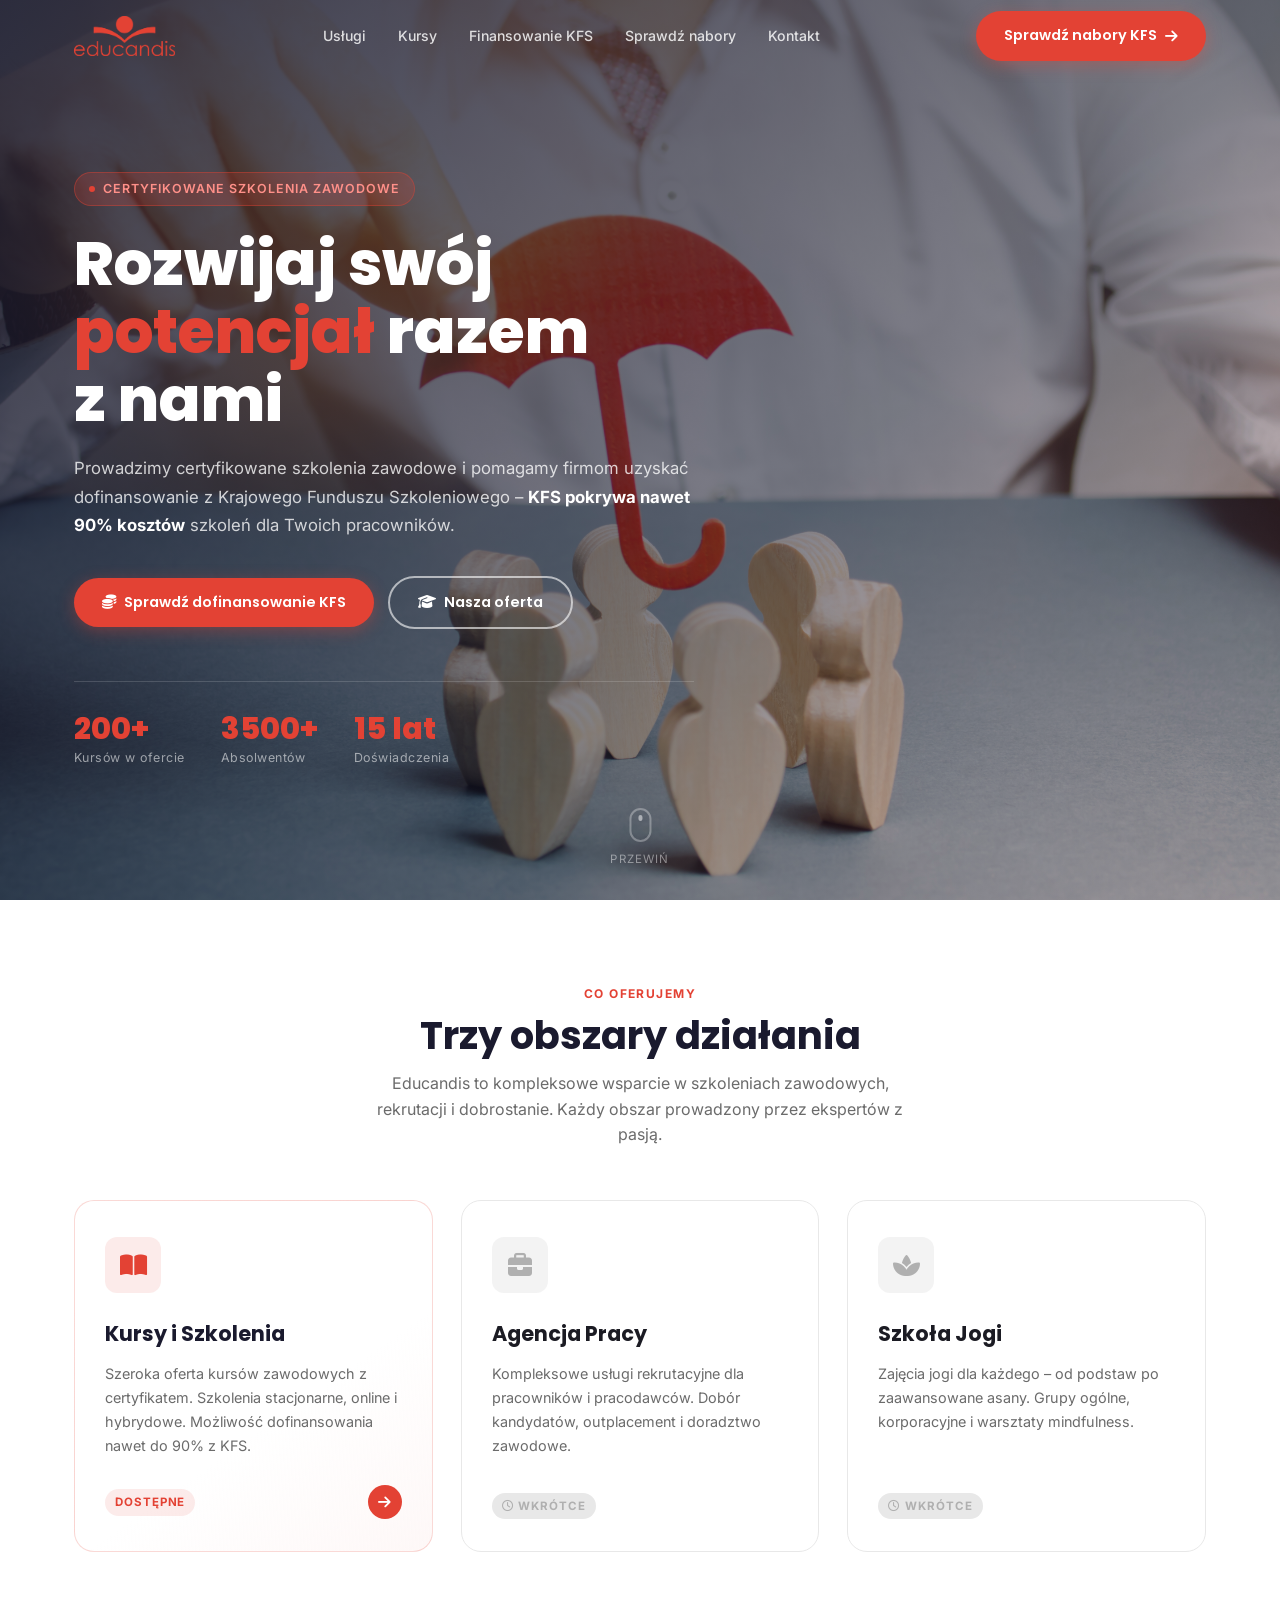
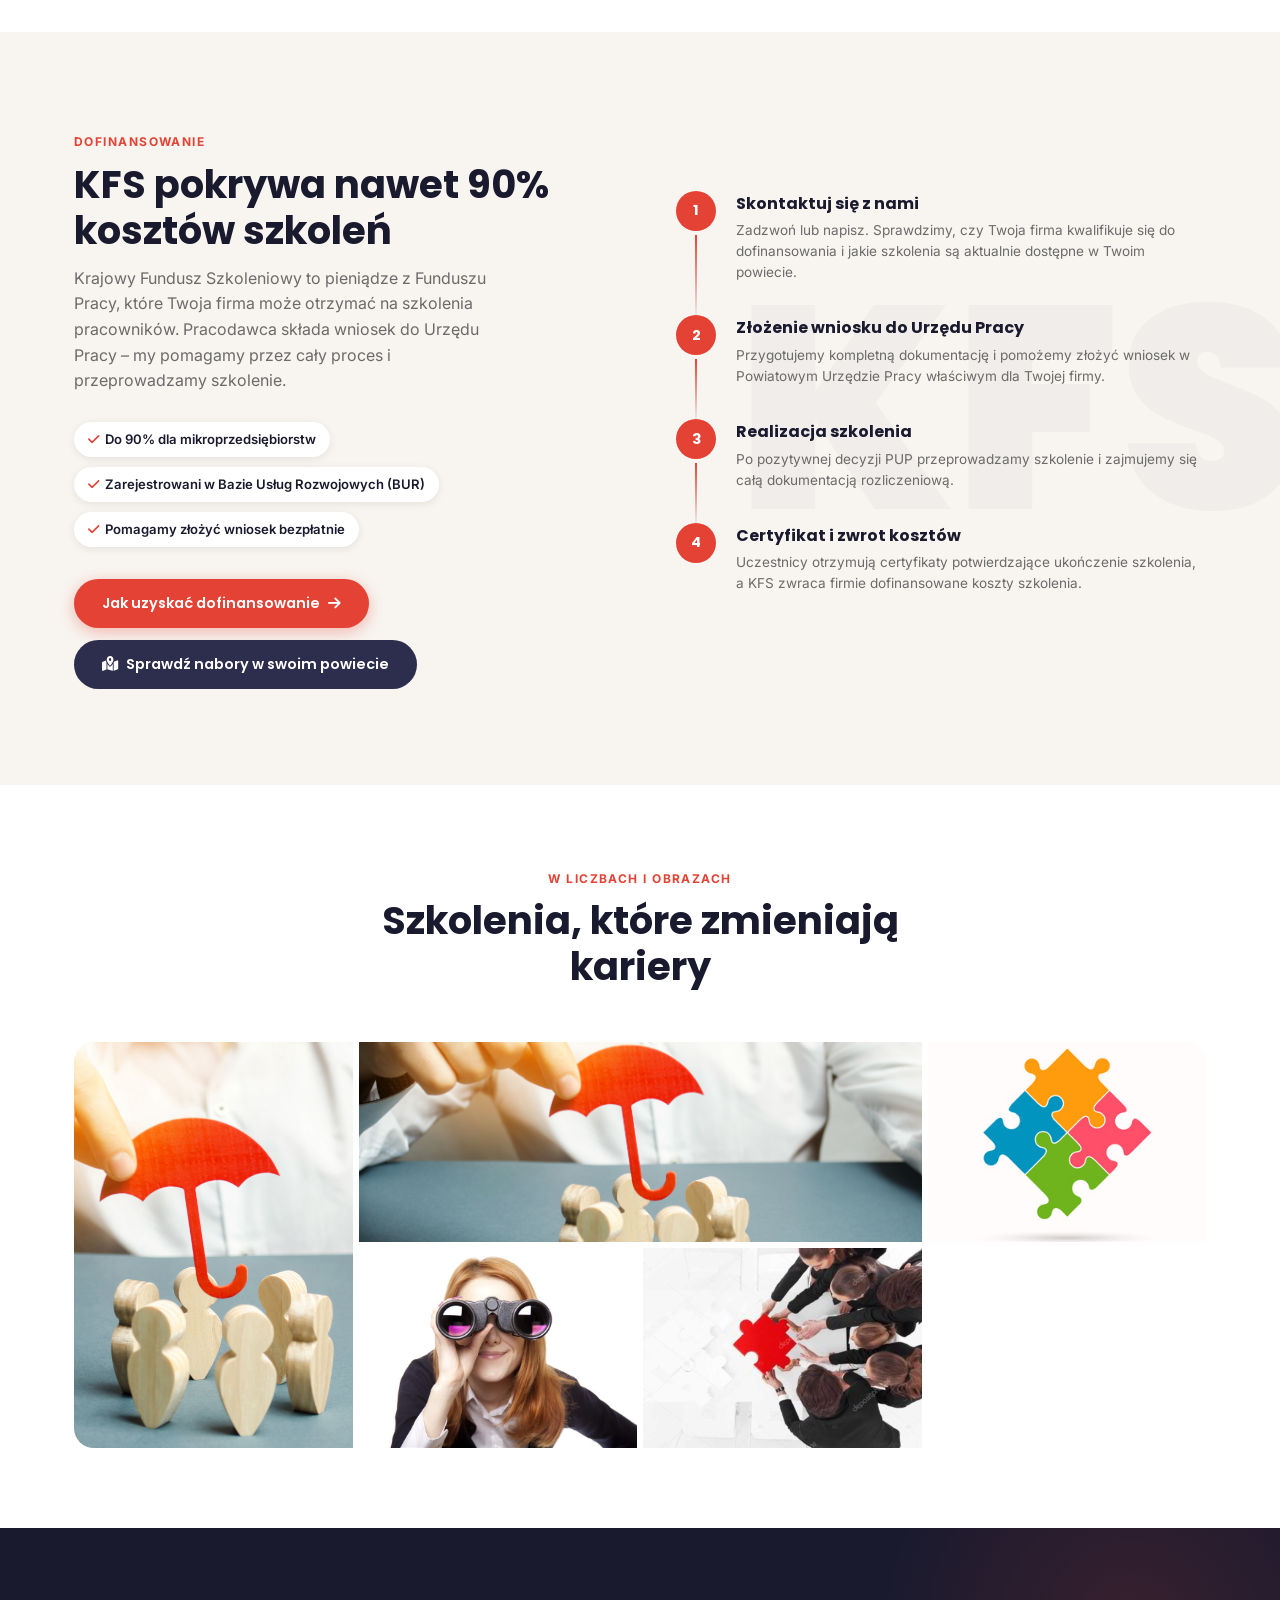
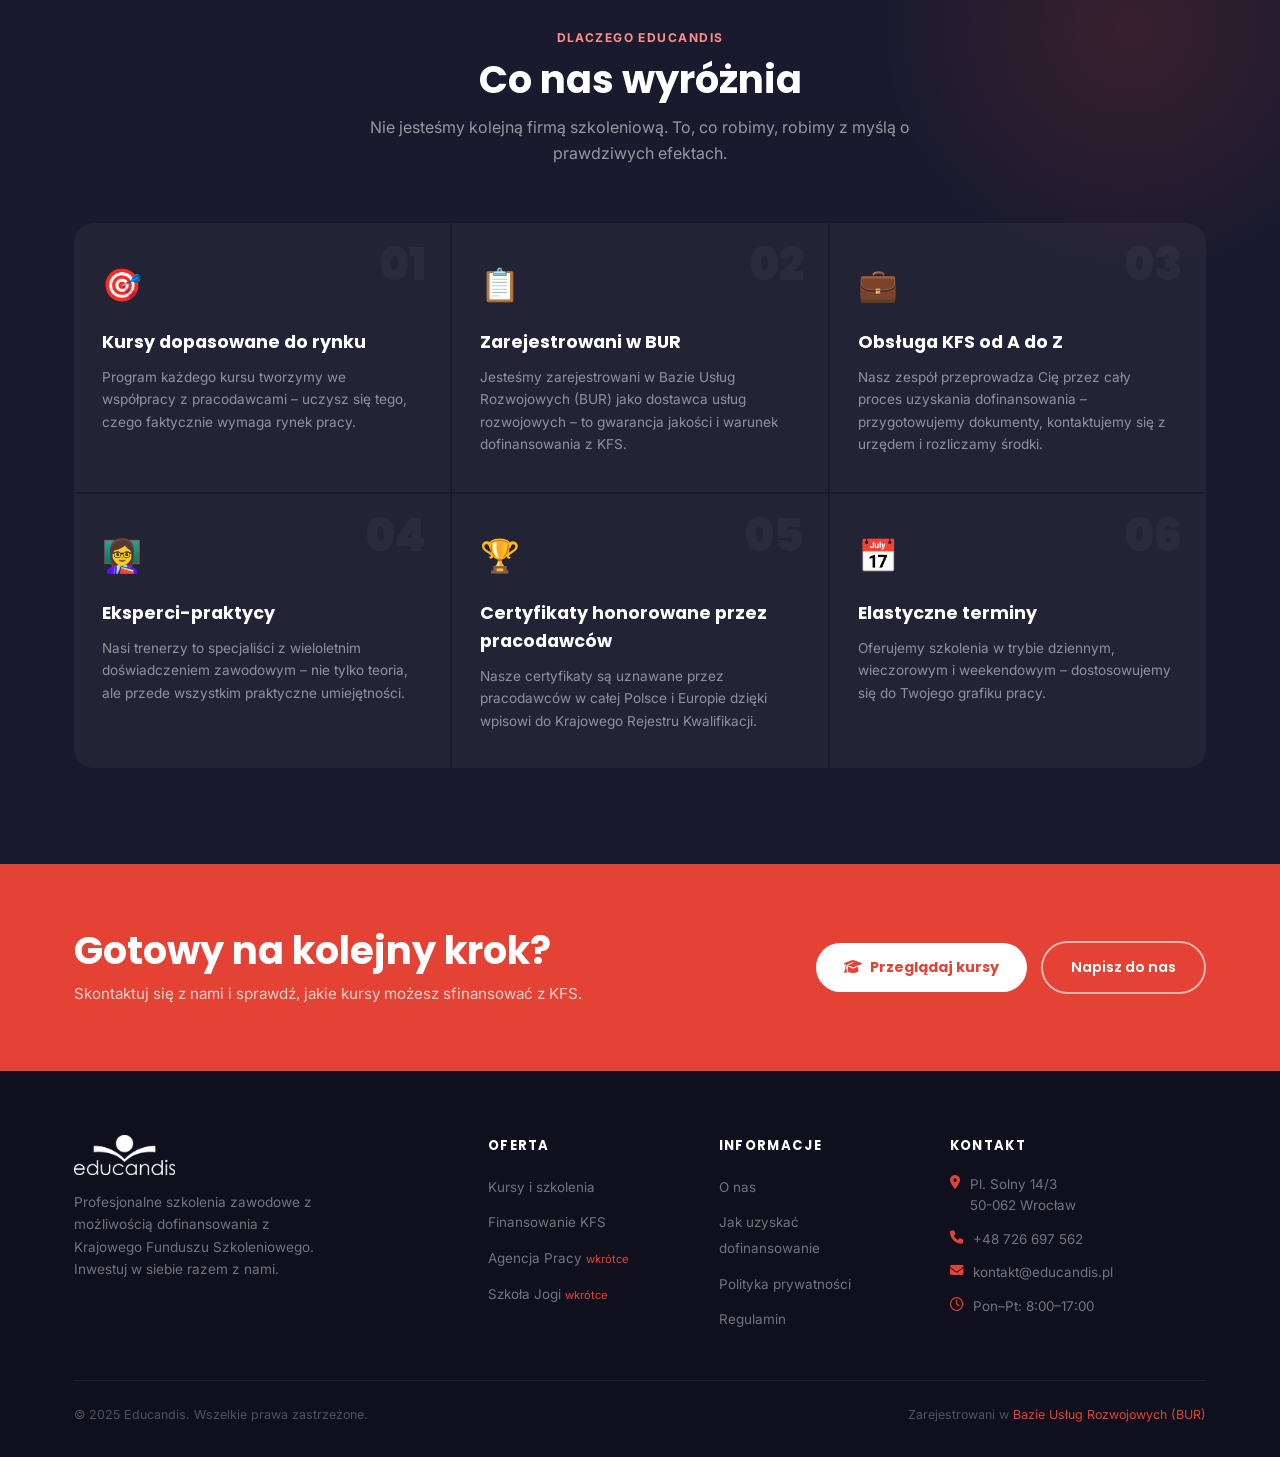
<file: index.html>
<!DOCTYPE html>
<html lang="pl">
<head>
  <meta charset="UTF-8" />
  <meta name="viewport" content="width=device-width, initial-scale=1.0" />
  <title>Educandis – Szkolenia i Dofinansowanie KFS</title>
  <meta name="description" content="Educandis oferuje profesjonalne szkolenia zawodowe, wsparcie w pozyskaniu dofinansowania z Krajowego Funduszu Szkoleniowego oraz pomoc w rozwoju kariery." />

  <!-- Fonts -->
  <link rel="preconnect" href="https://fonts.googleapis.com" />
  <link rel="preconnect" href="https://fonts.gstatic.com" crossorigin />
  <link href="https://fonts.googleapis.com/css2?family=Poppins:wght@400;600;700;800&family=Inter:wght@400;500;600&display=swap" rel="stylesheet" />

  <!-- Icons -->
  <link rel="stylesheet" href="https://cdnjs.cloudflare.com/ajax/libs/font-awesome/6.5.0/css/all.min.css" />

  <!-- Styles -->
  <link rel="stylesheet" href="css/style.css" />
  <link rel="stylesheet" href="css/animations.css" />
  <link rel="stylesheet" href="css/responsive.css" />
</head>
<body>

<!-- ===================== PAGE LOADER ===================== -->
<div id="page-loader">
  <div class="loader-logo">Edu<span>candis</span></div>
  <div class="loader-bar"><div class="loader-bar-fill"></div></div>
</div>

<!-- ===================== MOBILE NAV ===================== -->
<nav class="mobile-nav" aria-label="Menu mobilne">
  <a href="#uslugi">Usługi</a>
  <a href="kursy.html">Kursy</a>
  <a href="finansowanie.html">Finansowanie KFS</a>
  <a href="powiat.html">Sprawdź nabory</a>
  <a href="kontakt.html">Kontakt</a>
  <a href="powiat.html" class="btn btn-primary">Sprawdź nabory KFS</a>
</nav>

<!-- ===================== NAVBAR ===================== -->
<header class="navbar" role="banner">
  <div class="container">
    <a href="index.html" class="nav-logo" aria-label="Educandis – strona główna">
      <img src="Logo/EDUCANDIS_samo.png" alt="Logo Educandis" />
    </a>
    <nav class="nav-links" aria-label="Nawigacja główna">
      <a href="#uslugi">Usługi</a>
      <a href="kursy.html">Kursy</a>
      <a href="finansowanie.html">Finansowanie KFS</a>
      <a href="powiat.html">Sprawdź nabory</a>
      <a href="kontakt.html">Kontakt</a>
    </nav>
    <a href="powiat.html" class="btn btn-primary nav-cta">
      Sprawdź nabory KFS <i class="fa-solid fa-arrow-right"></i>
    </a>
    <button class="hamburger" aria-label="Otwórz menu" aria-expanded="false">
      <span></span><span></span><span></span>
    </button>
  </div>
</header>

<!-- ===================== HERO ===================== -->
<section class="hero" id="hero" aria-label="Baner główny">
  <div class="hero-bg"></div>
  <div class="hero-overlay"></div>
  <div class="container">
    <div class="hero-content">
      <div class="hero-tag">
        <span class="hero-tag-dot"></span>
        Certyfikowane szkolenia zawodowe
      </div>
      <h1 class="hero-title">
        Rozwijaj swój<br />
        <em>potencjał</em> razem<br />
        z nami
      </h1>
      <p class="hero-desc">
        Prowadzimy certyfikowane szkolenia zawodowe i pomagamy firmom uzyskać
        dofinansowanie z Krajowego Funduszu Szkoleniowego –
        <strong style="color:#fff">KFS pokrywa nawet 90% kosztów</strong> szkoleń dla Twoich pracowników.
      </p>
      <div class="hero-actions">
        <a href="finansowanie.html" class="btn btn-primary">
          <i class="fa-solid fa-coins"></i> Sprawdź dofinansowanie KFS
        </a>
        <a href="kursy.html" class="btn btn-outline">
          <i class="fa-solid fa-graduation-cap"></i> Nasza oferta
        </a>
      </div>
      <div class="hero-stats">
        <div class="stat-item">
          <div class="stat-number"><span data-count="200">0</span><span>+</span></div>
          <div class="stat-label">Kursów w ofercie</div>
        </div>
        <div class="stat-item">
          <div class="stat-number"><span data-count="3500">0</span><span>+</span></div>
          <div class="stat-label">Absolwentów</div>
        </div>
        <div class="stat-item">
          <div class="stat-number"><span data-count="15">0</span><span> lat</span></div>
          <div class="stat-label">Doświadczenia</div>
        </div>
      </div>
    </div>
  </div>
  <div class="hero-scroll-hint" aria-hidden="true">
    <div class="scroll-mouse"></div>
    <span>Przewiń</span>
  </div>
</section>

<!-- ===================== SERVICES ===================== -->
<section class="services" id="uslugi" aria-label="Nasze usługi">
  <div class="container">
    <div class="services-header">
      <span class="section-label reveal">Co oferujemy</span>
      <h2 class="section-title reveal delay-1">Trzy obszary działania</h2>
      <p class="section-subtitle reveal delay-2">
        Educandis to kompleksowe wsparcie w szkoleniach zawodowych, rekrutacji
        i dobrostanie. Każdy obszar prowadzony przez ekspertów z pasją.
      </p>
    </div>

    <div class="services-grid">

      <!-- KURSY – aktywne -->
      <a href="kursy.html" class="service-card service-card--active reveal">
        <div class="service-icon service-icon--red">
          <i class="fa-solid fa-book-open"></i>
        </div>
        <h3 class="service-card-title">Kursy i Szkolenia</h3>
        <p class="service-card-desc">
          Szeroka oferta kursów zawodowych z certyfikatem. Szkolenia stacjonarne,
          online i hybrydowe. Możliwość dofinansowania nawet do 90% z KFS.
        </p>
        <div class="service-card-footer">
          <span class="service-tag service-tag--active">Dostępne</span>
          <span class="service-arrow"><i class="fa-solid fa-arrow-right"></i></span>
        </div>
      </a>

      <!-- AGENCJA PRACY – wkrótce -->
      <div class="service-card service-card--inactive reveal delay-2">
        <div class="service-icon service-icon--gray">
          <i class="fa-solid fa-briefcase"></i>
        </div>
        <h3 class="service-card-title">Agencja Pracy</h3>
        <p class="service-card-desc">
          Kompleksowe usługi rekrutacyjne dla pracowników i pracodawców.
          Dobór kandydatów, outplacement i doradztwo zawodowe.
        </p>
        <div class="service-card-footer">
          <span class="service-tag service-tag--soon">
            <i class="fa-regular fa-clock"></i> Wkrótce
          </span>
        </div>
      </div>

      <!-- SZKOŁA JOGI – wkrótce -->
      <div class="service-card service-card--inactive reveal delay-3">
        <div class="service-icon service-icon--gray">
          <i class="fa-solid fa-spa"></i>
        </div>
        <h3 class="service-card-title">Szkoła Jogi</h3>
        <p class="service-card-desc">
          Zajęcia jogi dla każdego – od podstaw po zaawansowane asany.
          Grupy ogólne, korporacyjne i warsztaty mindfulness.
        </p>
        <div class="service-card-footer">
          <span class="service-tag service-tag--soon">
            <i class="fa-regular fa-clock"></i> Wkrótce
          </span>
        </div>
      </div>

    </div>
  </div>
</section>

<!-- ===================== KFS ===================== -->
<section class="kfs" id="finansowanie" aria-label="Krajowy Fundusz Szkoleniowy">
  <div class="container">
    <div class="kfs-inner">

      <!-- Left: text -->
      <div class="kfs-text reveal-left">
        <span class="section-label">Dofinansowanie</span>
        <h2 class="section-title">
          KFS pokrywa nawet 90%<br />kosztów szkoleń
        </h2>
        <p class="section-subtitle">
          Krajowy Fundusz Szkoleniowy to pieniądze z Funduszu Pracy, które
          Twoja firma może otrzymać na szkolenia pracowników. Pracodawca składa
          wniosek do Urzędu Pracy – my pomagamy przez cały proces i
          przeprowadzamy szkolenie.
        </p>
        <div class="kfs-badges" style="margin-top:28px">
          <span class="kfs-badge">
            <i class="fa-solid fa-check kfs-badge-icon"></i> Do 90% dla mikroprzedsiębiorstw
          </span>
          <span class="kfs-badge">
            <i class="fa-solid fa-check kfs-badge-icon"></i> Zarejestrowani w Bazie Usług Rozwojowych (BUR)
          </span>
          <span class="kfs-badge">
            <i class="fa-solid fa-check kfs-badge-icon"></i> Pomagamy złożyć wniosek bezpłatnie
          </span>
        </div>
        <div style="display:flex;gap:12px;flex-wrap:wrap;margin-top:32px">
          <a href="finansowanie.html" class="btn btn-primary">
            Jak uzyskać dofinansowanie <i class="fa-solid fa-arrow-right"></i>
          </a>
          <a href="powiat.html" class="btn btn-dark" style="background:var(--color-dark-mid)">
            <i class="fa-solid fa-map-location-dot"></i> Sprawdź nabory w swoim powiecie
          </a>
        </div>
      </div>

      <!-- Right: steps -->
      <div class="kfs-steps reveal-right">
        <div class="kfs-step">
          <div class="kfs-step-num">1</div>
          <div class="kfs-step-body">
            <div class="kfs-step-title">Skontaktuj się z nami</div>
            <div class="kfs-step-desc">
              Zadzwoń lub napisz. Sprawdzimy, czy Twoja firma kwalifikuje się
              do dofinansowania i jakie szkolenia są aktualnie dostępne w Twoim powiecie.
            </div>
          </div>
        </div>
        <div class="kfs-step">
          <div class="kfs-step-num">2</div>
          <div class="kfs-step-body">
            <div class="kfs-step-title">Złożenie wniosku do Urzędu Pracy</div>
            <div class="kfs-step-desc">
              Przygotujemy kompletną dokumentację i pomożemy złożyć wniosek
              w Powiatowym Urzędzie Pracy właściwym dla Twojej firmy.
            </div>
          </div>
        </div>
        <div class="kfs-step">
          <div class="kfs-step-num">3</div>
          <div class="kfs-step-body">
            <div class="kfs-step-title">Realizacja szkolenia</div>
            <div class="kfs-step-desc">
              Po pozytywnej decyzji PUP przeprowadzamy szkolenie i zajmujemy się
              całą dokumentacją rozliczeniową.
            </div>
          </div>
        </div>
        <div class="kfs-step">
          <div class="kfs-step-num">4</div>
          <div class="kfs-step-body">
            <div class="kfs-step-title">Certyfikat i zwrot kosztów</div>
            <div class="kfs-step-desc">
              Uczestnicy otrzymują certyfikaty potwierdzające ukończenie szkolenia,
              a KFS zwraca firmie dofinansowane koszty szkolenia.
            </div>
          </div>
        </div>
      </div>

    </div>
  </div>
</section>

<!-- ===================== PUZZLE / GALLERY ===================== -->
<section class="puzzle-section" aria-label="Galeria">
  <div class="container">
    <div class="puzzle-header">
      <span class="section-label reveal">W liczbach i obrazach</span>
      <h2 class="section-title reveal delay-1">Szkolenia, które zmieniają<br />kariery</h2>
    </div>

    <div class="puzzle-grid">
      <div class="puzzle-piece puzzle-piece--tall">
        <img src="Zdjecia/AdobeStock_282835056.jpeg" alt="Szkolenie grupowe" loading="lazy" />
        <div class="puzzle-piece-overlay">
          <span class="puzzle-piece-label">Warsztaty grupowe</span>
        </div>
      </div>
      <div class="puzzle-piece puzzle-piece--wide">
        <img src="Zdjecia/AdobeStock_247538873.jpeg" alt="Profesjonalne szkolenie" loading="lazy" />
        <div class="puzzle-piece-overlay">
          <span class="puzzle-piece-label">Profesjonalne szkolenia</span>
        </div>
      </div>
      <div class="puzzle-piece">
        <img src="Zdjecia/Fotolia_68283562_XS.jpg" alt="Nauka" loading="lazy" />
        <div class="puzzle-piece-overlay">
          <span class="puzzle-piece-label">Rozwój kompetencji</span>
        </div>
      </div>
      <div class="puzzle-piece">
        <img src="Zdjecia/AdobeStock_31208934.jpeg" alt="Certyfikat" loading="lazy" />
        <div class="puzzle-piece-overlay">
          <span class="puzzle-piece-label">Certyfikaty</span>
        </div>
      </div>
      <div class="puzzle-piece">
        <img src="Zdjecia/about-300x200.jpg" alt="Konsultacje" loading="lazy" />
        <div class="puzzle-piece-overlay">
          <span class="puzzle-piece-label">Indywidualne konsultacje</span>
        </div>
      </div>
    </div>
  </div>
</section>

<!-- ===================== WHY US ===================== -->
<section class="why-us" id="o-nas" aria-label="Dlaczego my">
  <div class="container">
    <div class="why-us-header">
      <span class="section-label" style="color:#ff9089">Dlaczego Educandis</span>
      <h2 class="section-title reveal">Co nas wyróżnia</h2>
      <p class="section-subtitle reveal delay-1">
        Nie jesteśmy kolejną firmą szkoleniową. To, co robimy,
        robimy z myślą o prawdziwych efektach.
      </p>
    </div>

    <div class="why-grid">
      <div class="why-item reveal">
        <div class="why-item-num">01</div>
        <div class="why-icon">🎯</div>
        <div class="why-item-title">Kursy dopasowane do rynku</div>
        <div class="why-item-desc">
          Program każdego kursu tworzymy we współpracy z pracodawcami –
          uczysz się tego, czego faktycznie wymaga rynek pracy.
        </div>
      </div>
      <div class="why-item reveal delay-1">
        <div class="why-item-num">02</div>
        <div class="why-icon">📋</div>
        <div class="why-item-title">Zarejestrowani w BUR</div>
        <div class="why-item-desc">
          Jesteśmy zarejestrowani w Bazie Usług Rozwojowych (BUR) jako dostawca
          usług rozwojowych – to gwarancja jakości i warunek dofinansowania z KFS.
        </div>
      </div>
      <div class="why-item reveal delay-2">
        <div class="why-item-num">03</div>
        <div class="why-icon">💼</div>
        <div class="why-item-title">Obsługa KFS od A do Z</div>
        <div class="why-item-desc">
          Nasz zespół przeprowadza Cię przez cały proces uzyskania dofinansowania –
          przygotowujemy dokumenty, kontaktujemy się z urzędem i rozliczamy środki.
        </div>
      </div>
      <div class="why-item reveal delay-1">
        <div class="why-item-num">04</div>
        <div class="why-icon">👩‍🏫</div>
        <div class="why-item-title">Eksperci-praktycy</div>
        <div class="why-item-desc">
          Nasi trenerzy to specjaliści z wieloletnim doświadczeniem zawodowym –
          nie tylko teoria, ale przede wszystkim praktyczne umiejętności.
        </div>
      </div>
      <div class="why-item reveal delay-2">
        <div class="why-item-num">05</div>
        <div class="why-icon">🏆</div>
        <div class="why-item-title">Certyfikaty honorowane przez pracodawców</div>
        <div class="why-item-desc">
          Nasze certyfikaty są uznawane przez pracodawców w całej Polsce
          i Europie dzięki wpisowi do Krajowego Rejestru Kwalifikacji.
        </div>
      </div>
      <div class="why-item reveal delay-3">
        <div class="why-item-num">06</div>
        <div class="why-icon">📅</div>
        <div class="why-item-title">Elastyczne terminy</div>
        <div class="why-item-desc">
          Oferujemy szkolenia w trybie dziennym, wieczorowym i weekendowym
          – dostosowujemy się do Twojego grafiku pracy.
        </div>
      </div>
    </div>
  </div>
</section>

<!-- ===================== CONTACT STRIP ===================== -->
<section class="contact-strip" aria-label="Zapisz się">
  <div class="container">
    <div class="contact-strip-inner">
      <div class="contact-strip-text">
        <h2 class="section-title" style="color:#fff">Gotowy na kolejny krok?</h2>
        <p>Skontaktuj się z nami i sprawdź, jakie kursy możesz sfinansować z KFS.</p>
      </div>
      <div style="display:flex;gap:14px;flex-wrap:wrap;align-items:center;">
        <a href="kursy.html" class="btn btn-white">
          <i class="fa-solid fa-graduation-cap"></i> Przeglądaj kursy
        </a>
        <a href="kontakt.html" class="btn btn-outline">
          Napisz do nas
        </a>
      </div>
    </div>
  </div>
</section>

<!-- ===================== FOOTER ===================== -->
<footer id="kontakt" role="contentinfo">
  <div class="container">
    <div class="footer-grid">

      <!-- Brand -->
      <div class="footer-brand">
        <a href="index.html" class="nav-logo">
          <img src="Logo/EDUCANDIS_samo.png" alt="Educandis" style="filter:brightness(0) invert(1)" />
        </a>
        <p>
          Profesjonalne szkolenia zawodowe z możliwością dofinansowania z Krajowego
          Funduszu Szkoleniowego. Inwestuj w siebie razem z nami.
        </p>
      </div>

      <!-- Linki -->
      <div>
        <div class="footer-col-title">Oferta</div>
        <ul class="footer-links">
          <li><a href="kursy.html">Kursy i szkolenia</a></li>
          <li><a href="finansowanie.html">Finansowanie KFS</a></li>
          <li><a href="#uslugi">Agencja Pracy <span style="font-size:.7rem;color:#e34234">wkrótce</span></a></li>
          <li><a href="#uslugi">Szkoła Jogi <span style="font-size:.7rem;color:#e34234">wkrótce</span></a></li>
        </ul>
      </div>

      <!-- Info -->
      <div>
        <div class="footer-col-title">Informacje</div>
        <ul class="footer-links">
          <li><a href="#o-nas">O nas</a></li>
          <li><a href="finansowanie.html">Jak uzyskać dofinansowanie</a></li>
          <li><a href="#">Polityka prywatności</a></li>
          <li><a href="#">Regulamin</a></li>
        </ul>
      </div>

      <!-- Kontakt -->
      <div>
        <div class="footer-col-title">Kontakt</div>
        <ul class="footer-contact-list">
          <li class="footer-contact-item">
            <i class="fa-solid fa-location-dot footer-contact-icon"></i>
            <span>Pl. Solny 14/3<br />50-062 Wrocław</span>
          </li>
          <li class="footer-contact-item">
            <i class="fa-solid fa-phone footer-contact-icon"></i>
            <a href="tel:+48726697562">+48 726 697 562</a>
          </li>
          <li class="footer-contact-item">
            <i class="fa-solid fa-envelope footer-contact-icon"></i>
            <a href="mailto:kontakt@educandis.pl">kontakt@educandis.pl</a>
          </li>
          <li class="footer-contact-item">
            <i class="fa-regular fa-clock footer-contact-icon"></i>
            <span>Pon–Pt: 8:00–17:00</span>
          </li>
        </ul>
      </div>

    </div>

    <div class="footer-bottom">
      <p>&copy; 2025 Educandis. Wszelkie prawa zastrzeżone.</p>
      <p>Zarejestrowani w <a href="https://uslugirozwojowe.parp.gov.pl/" target="_blank" rel="noopener">Bazie Usług Rozwojowych (BUR)</a></p>
    </div>
  </div>
</footer>

<!-- ===================== SCRIPTS ===================== -->
<script src="js/main.js"></script>
<script src="js/puzzle.js"></script>
</body>
</html>
</file>
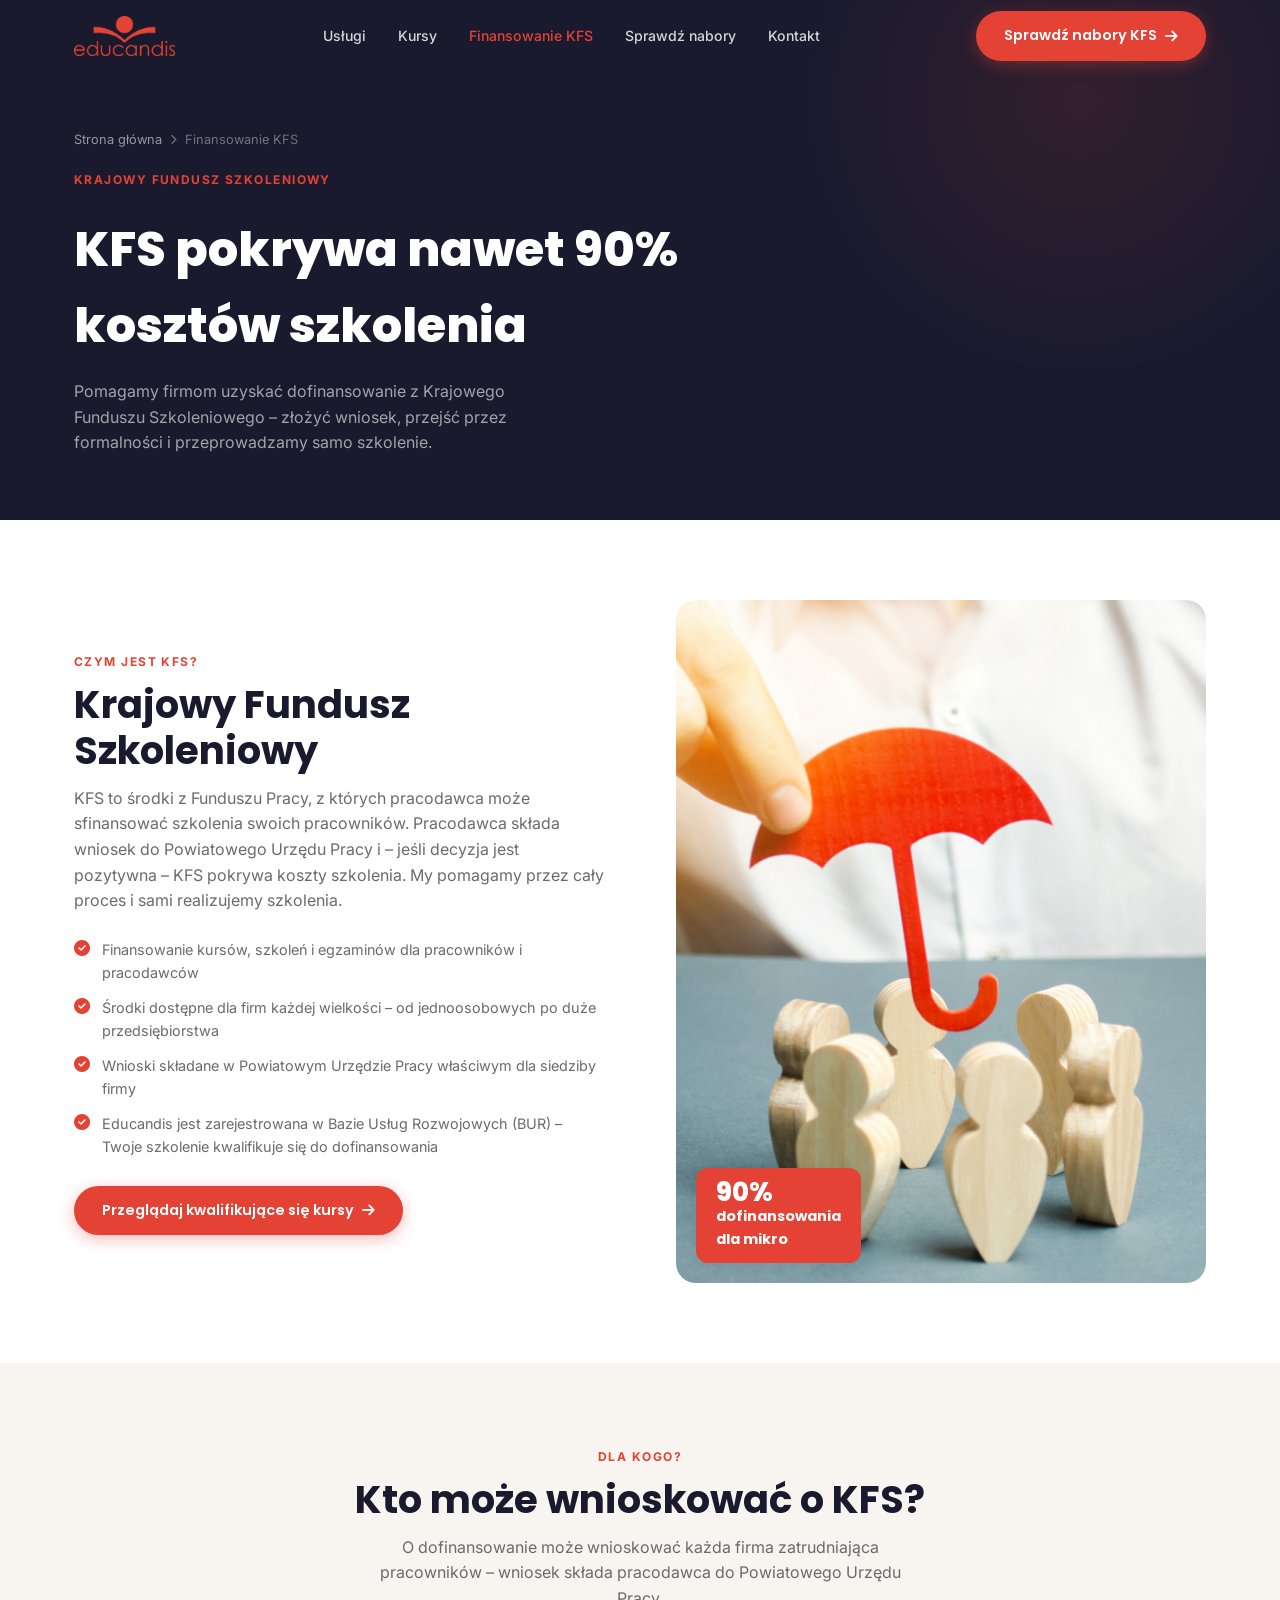
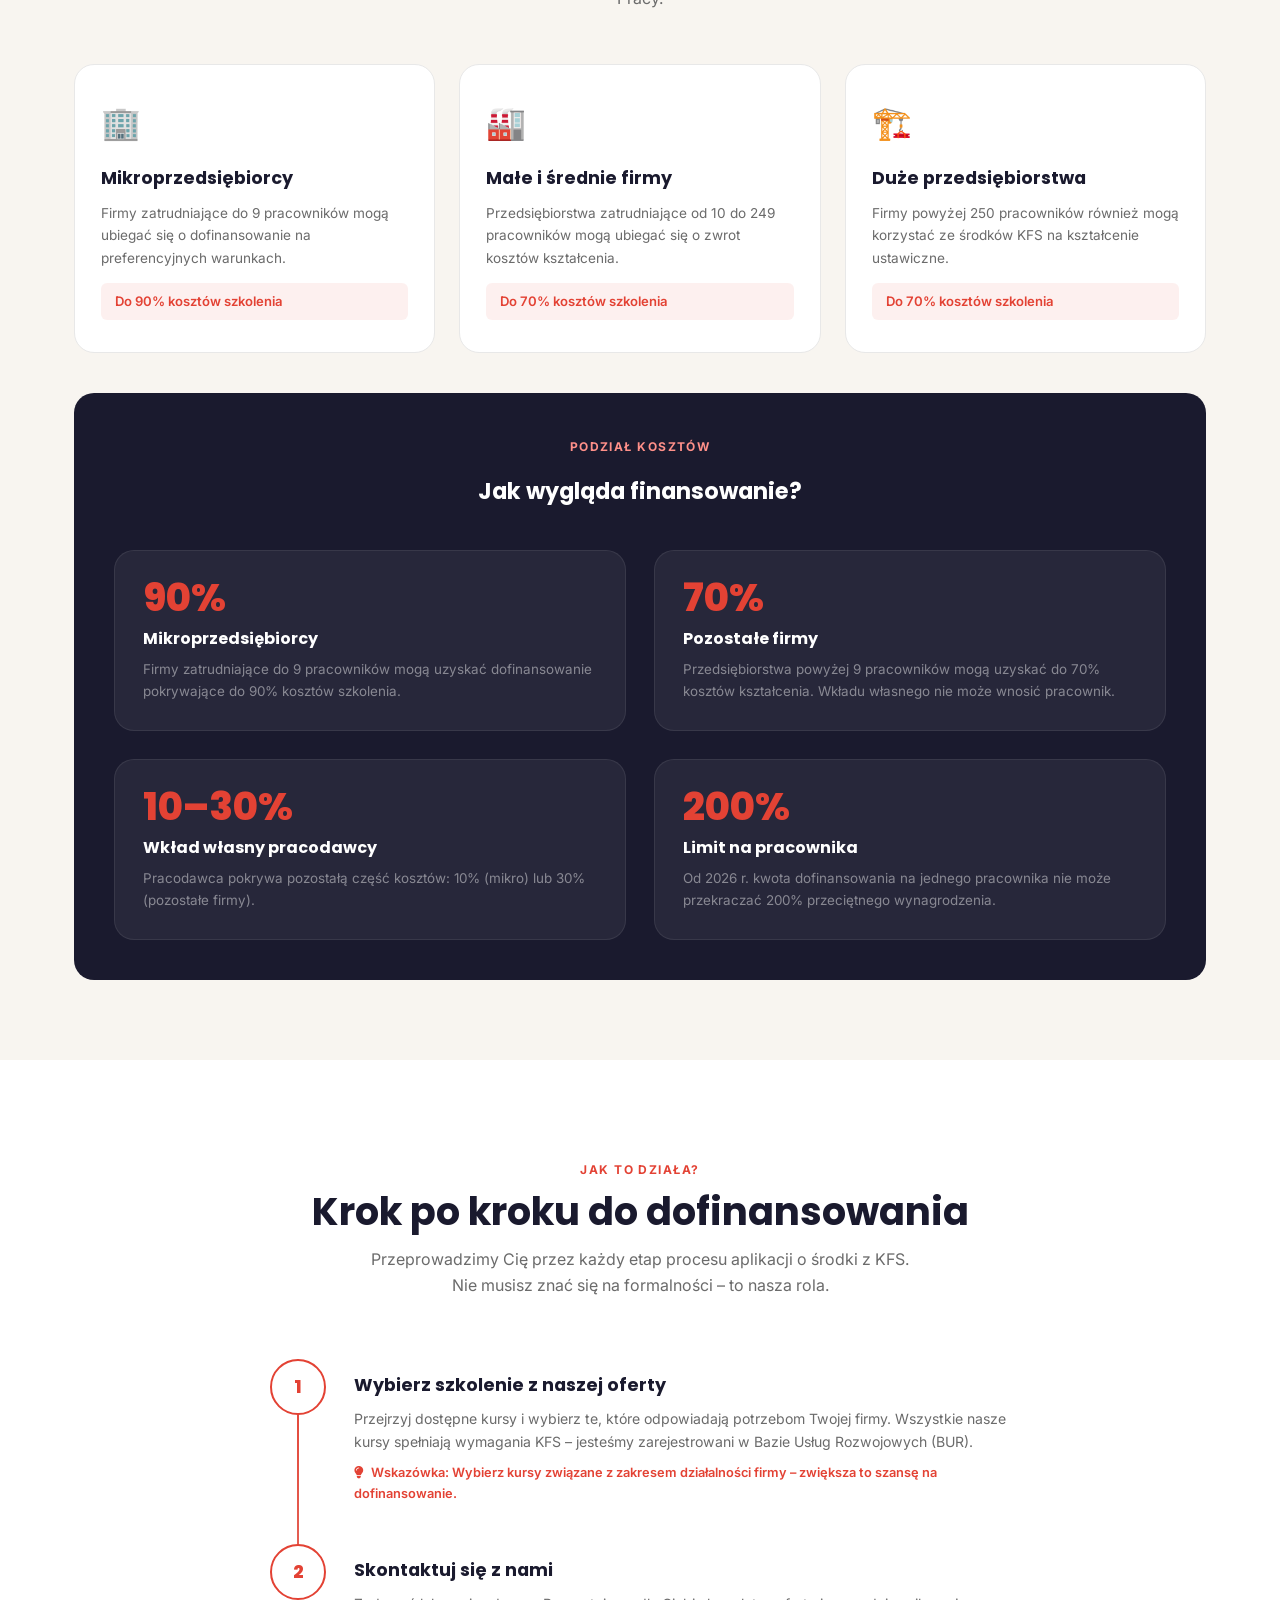
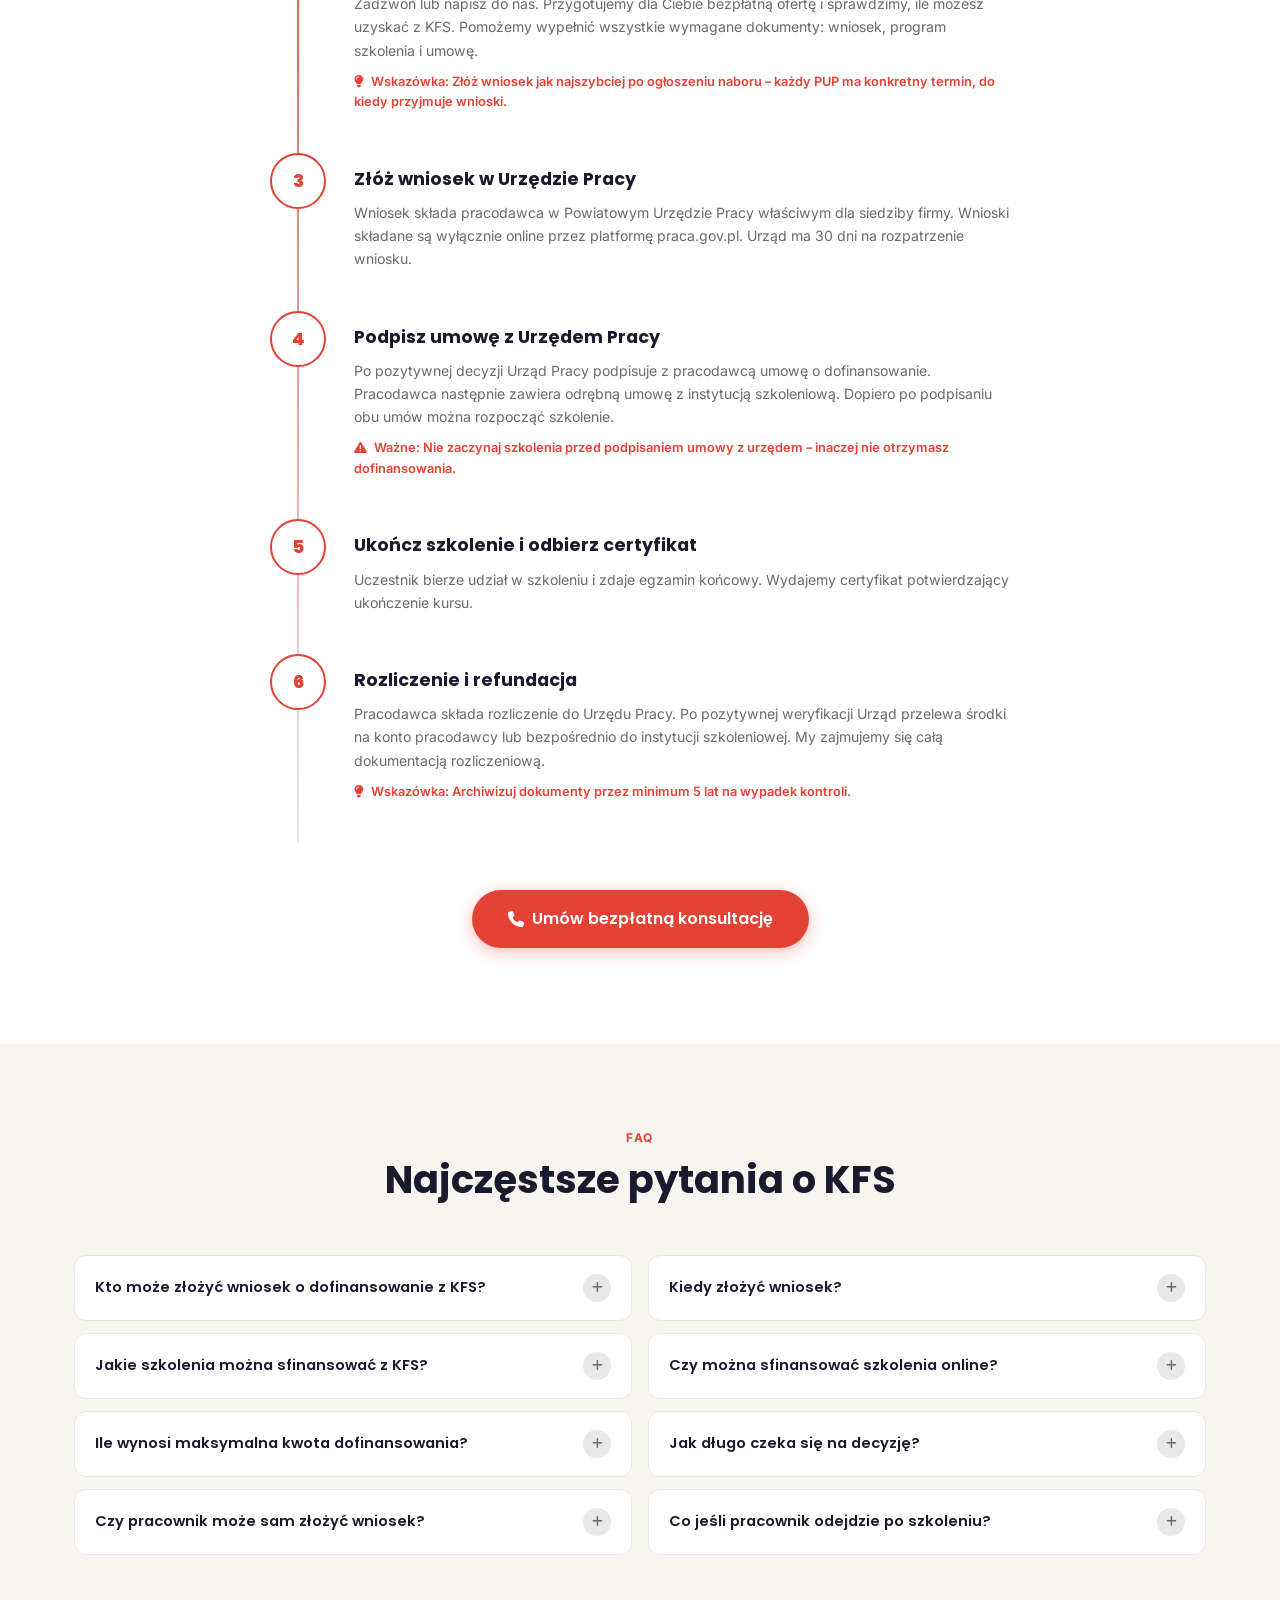
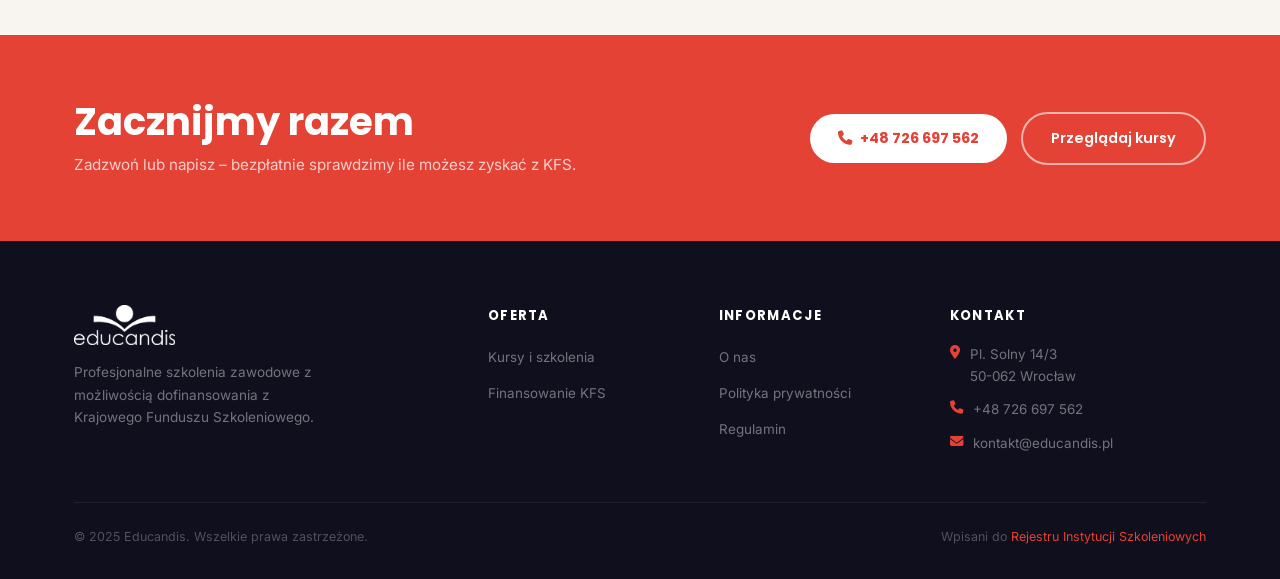
<file: finansowanie.html>
<!DOCTYPE html>
<html lang="pl">
<head>
  <meta charset="UTF-8" />
  <meta name="viewport" content="width=device-width, initial-scale=1.0" />
  <title>Finansowanie KFS – Educandis</title>
  <meta name="description" content="Dowiedz się jak uzyskać dofinansowanie szkoleń z Krajowego Funduszu Szkoleniowego. Educandis pomaga przejść przez cały proces – od wniosku po certyfikat." />

  <link rel="preconnect" href="https://fonts.googleapis.com" />
  <link rel="preconnect" href="https://fonts.gstatic.com" crossorigin />
  <link href="https://fonts.googleapis.com/css2?family=Poppins:wght@400;600;700;800&family=Inter:wght@400;500;600&display=swap" rel="stylesheet" />
  <link rel="stylesheet" href="https://cdnjs.cloudflare.com/ajax/libs/font-awesome/6.5.0/css/all.min.css" />

  <link rel="stylesheet" href="css/style.css" />
  <link rel="stylesheet" href="css/animations.css" />
  <link rel="stylesheet" href="css/responsive.css" />

  <style>
    /* ---- Page hero ---- */
    .page-hero {
      background: var(--color-dark);
      padding-block: 130px 64px;
      position: relative;
      overflow: hidden;
    }
    .page-hero::before {
      content: '';
      position: absolute;
      width: 600px; height: 600px;
      border-radius: 50%;
      background: radial-gradient(circle, rgba(227,66,52,.12) 0%, transparent 65%);
      top: -200px; right: -100px;
      pointer-events: none;
    }
    .page-hero-inner { position: relative; z-index: 1; }
    .page-hero-title {
      font-family: var(--font-heading);
      font-size: clamp(2rem, 4vw, 3rem);
      font-weight: 800;
      color: var(--color-white);
      margin-top: 12px;
      margin-bottom: 14px;
    }
    .page-hero-desc {
      font-size: 1rem;
      color: rgba(255,255,255,.6);
      max-width: 500px;
    }
    .breadcrumb {
      display: flex;
      align-items: center;
      gap: 8px;
      font-size: .8rem;
      color: rgba(255,255,255,.38);
      margin-bottom: 16px;
    }
    .breadcrumb a { color: rgba(255,255,255,.55); transition: color .2s; }
    .breadcrumb a:hover { color: var(--color-primary); }
    .breadcrumb i { font-size: .65rem; }

    /* ---- What is KFS ---- */
    .what-kfs {
      padding-block: 80px;
      background: var(--color-white);
    }
    .what-kfs-inner {
      display: grid;
      grid-template-columns: 1fr 1fr;
      gap: 72px;
      align-items: center;
    }
    .what-kfs-img {
      border-radius: var(--radius-lg);
      overflow: hidden;
      position: relative;
    }
    .what-kfs-img img { width: 100%; display: block; }
    .what-kfs-img-badge {
      position: absolute;
      bottom: 20px; left: 20px;
      background: var(--color-primary);
      color: #fff;
      padding: 12px 20px;
      border-radius: var(--radius-md);
      font-family: var(--font-heading);
      font-weight: 700;
      font-size: .9rem;
      box-shadow: var(--shadow-md);
    }
    .what-kfs-img-badge span {
      font-size: 1.6rem;
      font-weight: 800;
      display: block;
      line-height: 1;
    }

    /* ---- Who can ---- */
    .who-can {
      padding-block: 80px;
      background: var(--color-light-bg);
    }
    .who-can-header { text-align: center; margin-bottom: 52px; }
    .who-can-header .section-subtitle { margin-inline: auto; }

    .who-grid {
      display: grid;
      grid-template-columns: repeat(3, 1fr);
      gap: 24px;
    }
    .who-card {
      background: var(--color-white);
      border-radius: var(--radius-lg);
      padding: 32px 26px;
      border: 1.5px solid var(--color-gray-light);
      transition: transform .3s, box-shadow .3s;
    }
    .who-card:hover {
      transform: translateY(-4px);
      box-shadow: var(--shadow-md);
    }
    .who-card-icon {
      font-size: 2rem;
      margin-bottom: 16px;
    }
    .who-card-title {
      font-family: var(--font-heading);
      font-size: 1.1rem;
      font-weight: 700;
      color: var(--color-dark);
      margin-bottom: 10px;
    }
    .who-card-desc {
      font-size: .85rem;
      color: var(--color-text-muted);
      line-height: 1.65;
    }
    .who-card-highlight {
      margin-top: 14px;
      padding: 8px 14px;
      background: rgba(227,66,52,.08);
      border-radius: var(--radius-sm);
      font-size: .82rem;
      font-weight: 600;
      color: var(--color-primary);
    }

    /* ---- Process ---- */
    .process {
      padding-block: 96px;
      background: var(--color-white);
    }
    .process-header { text-align: center; margin-bottom: 60px; }
    .process-header .section-subtitle { margin-inline: auto; }

    .process-timeline {
      position: relative;
      max-width: 740px;
      margin-inline: auto;
    }
    .process-timeline::before {
      content: '';
      position: absolute;
      left: 27px; top: 0; bottom: 0;
      width: 2px;
      background: linear-gradient(to bottom, var(--color-primary), var(--color-gray-light));
    }

    .process-step {
      display: flex;
      gap: 28px;
      margin-bottom: 0;
      position: relative;
    }
    .process-step-icon {
      flex-shrink: 0;
      width: 56px; height: 56px;
      border-radius: 50%;
      background: var(--color-white);
      border: 2px solid var(--color-primary);
      display: flex;
      align-items: center;
      justify-content: center;
      font-family: var(--font-heading);
      font-size: 1.1rem;
      font-weight: 800;
      color: var(--color-primary);
      position: relative;
      z-index: 1;
      transition: background .3s, color .3s;
    }
    .process-step:hover .process-step-icon {
      background: var(--color-primary);
      color: #fff;
    }
    .process-step-body {
      padding-bottom: 40px;
      padding-top: 12px;
    }
    .process-step-title {
      font-family: var(--font-heading);
      font-size: 1.1rem;
      font-weight: 700;
      color: var(--color-dark);
      margin-bottom: 8px;
    }
    .process-step-desc {
      font-size: .88rem;
      color: var(--color-text-muted);
      line-height: 1.65;
    }
    .process-step-tip {
      margin-top: 10px;
      font-size: .8rem;
      color: var(--color-primary);
      font-weight: 600;
    }
    .process-step-tip i { margin-right: 4px; }

    /* ---- FAQ ---- */
    .faq-section {
      padding-block: 80px;
      background: var(--color-light-bg);
    }
    .faq-header { text-align: center; margin-bottom: 52px; }

    .faq-cols {
      display: grid;
      grid-template-columns: 1fr 1fr;
      gap: 16px;
    }

    .faq-list {
      display: flex;
      flex-direction: column;
      gap: 12px;
    }
    .faq-item {
      background: var(--color-white);
      border-radius: var(--radius-md);
      border: 1.5px solid var(--color-gray-light);
      overflow: hidden;
      transition: border-color .25s;
    }
    .faq-item.open { border-color: var(--color-primary); }
    .faq-question {
      display: flex;
      align-items: center;
      justify-content: space-between;
      gap: 12px;
      padding: 18px 20px;
      cursor: pointer;
      font-family: var(--font-heading);
      font-size: .92rem;
      font-weight: 600;
      color: var(--color-dark);
      user-select: none;
    }
    .faq-question-icon {
      width: 28px; height: 28px;
      border-radius: 50%;
      background: var(--color-gray-light);
      display: flex;
      align-items: center;
      justify-content: center;
      flex-shrink: 0;
      font-size: .75rem;
      color: var(--color-text-muted);
      transition: background .25s, color .25s, transform .3s;
    }
    .faq-item.open .faq-question-icon {
      background: var(--color-primary);
      color: #fff;
      transform: rotate(45deg);
    }
    .faq-answer {
      max-height: 0;
      overflow: hidden;
      transition: max-height .35s ease;
    }
    .faq-answer-inner {
      padding: 0 20px 18px;
      font-size: .86rem;
      color: var(--color-text-muted);
      line-height: 1.7;
    }

    /* ---- Financing grid ---- */
    .financing-grid {
      display: grid;
      grid-template-columns: 1fr 1fr;
      gap: 28px;
      margin-top: 40px;
    }
    .financing-card {
      background: rgba(255,255,255,.06);
      border-radius: var(--radius-lg);
      padding: 28px;
      border: 1px solid rgba(255,255,255,.08);
    }
    .financing-card-title {
      font-family: var(--font-heading);
      font-size: 1rem;
      font-weight: 700;
      color: #fff;
      margin-bottom: 8px;
    }
    .financing-card-pct {
      font-family: var(--font-heading);
      font-size: 2.4rem;
      font-weight: 800;
      color: var(--color-primary);
      line-height: 1;
      margin-bottom: 8px;
    }
    .financing-card p {
      font-size: .84rem;
      color: rgba(255,255,255,.45);
      line-height: 1.6;
    }

    @media (max-width: 1024px) {
      .what-kfs-inner { grid-template-columns: 1fr; gap: 40px; }
      .who-grid { grid-template-columns: repeat(2, 1fr); }
    }
    @media (max-width: 768px) {
      .who-grid { grid-template-columns: 1fr; }
      .faq-cols { grid-template-columns: 1fr; }
      .financing-grid { grid-template-columns: 1fr; }
    }
  </style>
</head>
<body>

<!-- PAGE LOADER -->
<div id="page-loader">
  <div class="loader-logo">Edu<span>candis</span></div>
  <div class="loader-bar"><div class="loader-bar-fill"></div></div>
</div>

<!-- MOBILE NAV -->
<nav class="mobile-nav">
  <a href="index.html">Strona główna</a>
  <a href="kursy.html">Kursy</a>
  <a href="finansowanie.html">Finansowanie KFS</a>
  <a href="powiat.html">Sprawdź nabory</a>
  <a href="kontakt.html">Kontakt</a>
  <a href="powiat.html" class="btn btn-primary">Sprawdź nabory KFS</a>
</nav>

<!-- NAVBAR -->
<header class="navbar" role="banner">
  <div class="container">
    <a href="index.html" class="nav-logo">
      <img src="Logo/EDUCANDIS_samo.png" alt="Logo Educandis" />
    </a>
    <nav class="nav-links">
      <a href="index.html#uslugi">Usługi</a>
      <a href="kursy.html">Kursy</a>
      <a href="finansowanie.html" style="color: var(--color-primary)">Finansowanie KFS</a>
      <a href="powiat.html">Sprawdź nabory</a>
      <a href="kontakt.html">Kontakt</a>
    </nav>
    <a href="powiat.html" class="btn btn-primary nav-cta">
      Sprawdź nabory KFS <i class="fa-solid fa-arrow-right"></i>
    </a>
    <button class="hamburger" aria-label="Otwórz menu">
      <span></span><span></span><span></span>
    </button>
  </div>
</header>

<!-- PAGE HERO -->
<section class="page-hero">
  <div class="container page-hero-inner">
    <div class="breadcrumb">
      <a href="index.html">Strona główna</a>
      <i class="fa-solid fa-chevron-right"></i>
      <span>Finansowanie KFS</span>
    </div>
    <span class="section-label">Krajowy Fundusz Szkoleniowy</span>
    <h1 class="page-hero-title">KFS pokrywa nawet 90%<br />kosztów szkolenia</h1>
    <p class="page-hero-desc">
      Pomagamy firmom uzyskać dofinansowanie z Krajowego Funduszu Szkoleniowego –
      złożyć wniosek, przejść przez formalności i przeprowadzamy samo szkolenie.
    </p>
  </div>
</section>

<!-- WHAT IS KFS -->
<section class="what-kfs">
  <div class="container">
    <div class="what-kfs-inner">

      <div class="reveal-left">
        <span class="section-label">Czym jest KFS?</span>
        <h2 class="section-title">Krajowy Fundusz Szkoleniowy</h2>
        <p class="section-subtitle">
          KFS to środki z Funduszu Pracy, z których pracodawca może sfinansować
          szkolenia swoich pracowników. Pracodawca składa wniosek do Powiatowego
          Urzędu Pracy i – jeśli decyzja jest pozytywna – KFS pokrywa koszty szkolenia.
          My pomagamy przez cały proces i sami realizujemy szkolenia.
        </p>
        <ul style="margin-top:24px;display:flex;flex-direction:column;gap:12px;">
          <li style="display:flex;gap:12px;align-items:flex-start;">
            <i class="fa-solid fa-circle-check" style="color:var(--color-primary);margin-top:2px;flex-shrink:0"></i>
            <span style="font-size:.9rem;color:var(--color-text-muted)">
              Finansowanie kursów, szkoleń i egzaminów dla pracowników i pracodawców
            </span>
          </li>
          <li style="display:flex;gap:12px;align-items:flex-start;">
            <i class="fa-solid fa-circle-check" style="color:var(--color-primary);margin-top:2px;flex-shrink:0"></i>
            <span style="font-size:.9rem;color:var(--color-text-muted)">
              Środki dostępne dla firm każdej wielkości – od jednoosobowych po duże przedsiębiorstwa
            </span>
          </li>
          <li style="display:flex;gap:12px;align-items:flex-start;">
            <i class="fa-solid fa-circle-check" style="color:var(--color-primary);margin-top:2px;flex-shrink:0"></i>
            <span style="font-size:.9rem;color:var(--color-text-muted)">
              Wnioski składane w Powiatowym Urzędzie Pracy właściwym dla siedziby firmy
            </span>
          </li>
          <li style="display:flex;gap:12px;align-items:flex-start;">
            <i class="fa-solid fa-circle-check" style="color:var(--color-primary);margin-top:2px;flex-shrink:0"></i>
            <span style="font-size:.9rem;color:var(--color-text-muted)">
              Educandis jest zarejestrowana w Bazie Usług Rozwojowych (BUR) – Twoje szkolenie
              kwalifikuje się do dofinansowania
            </span>
          </li>
        </ul>
        <a href="kursy.html" class="btn btn-primary" style="margin-top:28px">
          Przeglądaj kwalifikujące się kursy <i class="fa-solid fa-arrow-right"></i>
        </a>
      </div>

      <div class="what-kfs-img reveal-right">
        <img src="Zdjecia/AdobeStock_282835056.jpeg" alt="Szkolenie zawodowe" loading="lazy" />
        <div class="what-kfs-img-badge">
          <span>90%</span>dofinansowania<br />dla mikro
        </div>
      </div>

    </div>
  </div>
</section>

<!-- WHO CAN -->
<section class="who-can">
  <div class="container">
    <div class="who-can-header">
      <span class="section-label reveal">Dla kogo?</span>
      <h2 class="section-title reveal delay-1">Kto może wnioskować o KFS?</h2>
      <p class="section-subtitle reveal delay-2">
        O dofinansowanie może wnioskować każda firma zatrudniająca pracowników –
        wniosek składa pracodawca do Powiatowego Urzędu Pracy.
      </p>
    </div>

    <div class="who-grid">
      <div class="who-card reveal">
        <div class="who-card-icon">🏢</div>
        <div class="who-card-title">Mikroprzedsiębiorcy</div>
        <div class="who-card-desc">
          Firmy zatrudniające do 9 pracowników mogą ubiegać się
          o dofinansowanie na preferencyjnych warunkach.
        </div>
        <div class="who-card-highlight">Do 90% kosztów szkolenia</div>
      </div>
      <div class="who-card reveal delay-1">
        <div class="who-card-icon">🏭</div>
        <div class="who-card-title">Małe i średnie firmy</div>
        <div class="who-card-desc">
          Przedsiębiorstwa zatrudniające od 10 do 249 pracowników mogą
          ubiegać się o zwrot kosztów kształcenia.
        </div>
        <div class="who-card-highlight">Do 70% kosztów szkolenia</div>
      </div>
      <div class="who-card reveal delay-2">
        <div class="who-card-icon">🏗️</div>
        <div class="who-card-title">Duże przedsiębiorstwa</div>
        <div class="who-card-desc">
          Firmy powyżej 250 pracowników również mogą korzystać
          ze środków KFS na kształcenie ustawiczne.
        </div>
        <div class="who-card-highlight">Do 70% kosztów szkolenia</div>
      </div>
    </div>

    <!-- Financing breakdown -->
    <div style="background:var(--color-dark);border-radius:var(--radius-lg);padding:40px;margin-top:40px;" class="reveal">
      <div style="text-align:center;margin-bottom:28px;">
        <span class="section-label" style="color:#ff9089">Podział kosztów</span>
        <h3 style="font-family:var(--font-heading);font-size:1.4rem;font-weight:700;color:#fff;margin-top:8px">
          Jak wygląda finansowanie?
        </h3>
      </div>
      <div class="financing-grid">
        <div class="financing-card">
          <div class="financing-card-pct">90%</div>
          <div class="financing-card-title">Mikroprzedsiębiorcy</div>
          <p>Firmy zatrudniające do 9 pracowników mogą uzyskać dofinansowanie pokrywające do 90% kosztów szkolenia.</p>
        </div>
        <div class="financing-card">
          <div class="financing-card-pct">70%</div>
          <div class="financing-card-title">Pozostałe firmy</div>
          <p>Przedsiębiorstwa powyżej 9 pracowników mogą uzyskać do 70% kosztów kształcenia. Wkładu własnego nie może wnosić pracownik.</p>
        </div>
        <div class="financing-card">
          <div class="financing-card-pct">10–30%</div>
          <div class="financing-card-title">Wkład własny pracodawcy</div>
          <p>Pracodawca pokrywa pozostałą część kosztów: 10% (mikro) lub 30% (pozostałe firmy).</p>
        </div>
        <div class="financing-card">
          <div class="financing-card-pct">200%</div>
          <div class="financing-card-title">Limit na pracownika</div>
          <p>Od 2026 r. kwota dofinansowania na jednego pracownika nie może przekraczać 200% przeciętnego wynagrodzenia.</p>
        </div>
      </div>
    </div>

  </div>
</section>

<!-- PROCESS -->
<section class="process">
  <div class="container">
    <div class="process-header">
      <span class="section-label reveal">Jak to działa?</span>
      <h2 class="section-title reveal delay-1">Krok po kroku do dofinansowania</h2>
      <p class="section-subtitle reveal delay-2">
        Przeprowadzimy Cię przez każdy etap procesu aplikacji o środki z KFS.
        Nie musisz znać się na formalności – to nasza rola.
      </p>
    </div>

    <div class="process-timeline">
      <div class="process-step reveal">
        <div class="process-step-icon">1</div>
        <div class="process-step-body">
          <div class="process-step-title">Wybierz szkolenie z naszej oferty</div>
          <div class="process-step-desc">
            Przejrzyj dostępne kursy i wybierz te, które odpowiadają potrzebom Twojej firmy.
            Wszystkie nasze kursy spełniają wymagania KFS – jesteśmy zarejestrowani
            w Bazie Usług Rozwojowych (BUR).
          </div>
          <div class="process-step-tip">
            <i class="fa-solid fa-lightbulb"></i>
            Wskazówka: Wybierz kursy związane z zakresem działalności firmy – zwiększa to szansę na dofinansowanie.
          </div>
        </div>
      </div>
      <div class="process-step reveal delay-1">
        <div class="process-step-icon">2</div>
        <div class="process-step-body">
          <div class="process-step-title">Skontaktuj się z nami</div>
          <div class="process-step-desc">
            Zadzwoń lub napisz do nas. Przygotujemy dla Ciebie bezpłatną ofertę
            i sprawdzimy, ile możesz uzyskać z KFS. Pomożemy wypełnić wszystkie wymagane
            dokumenty: wniosek, program szkolenia i umowę.
          </div>
          <div class="process-step-tip">
            <i class="fa-solid fa-lightbulb"></i>
            Wskazówka: Złóż wniosek jak najszybciej po ogłoszeniu naboru – każdy PUP ma konkretny termin, do kiedy przyjmuje wnioski.
          </div>
        </div>
      </div>
      <div class="process-step reveal delay-2">
        <div class="process-step-icon">3</div>
        <div class="process-step-body">
          <div class="process-step-title">Złóż wniosek w Urzędzie Pracy</div>
          <div class="process-step-desc">
            Wniosek składa pracodawca w Powiatowym Urzędzie Pracy właściwym dla siedziby firmy.
            Wnioski składane są wyłącznie online przez platformę praca.gov.pl.
            Urząd ma 30 dni na rozpatrzenie wniosku.
          </div>
        </div>
      </div>
      <div class="process-step reveal delay-1">
        <div class="process-step-icon">4</div>
        <div class="process-step-body">
          <div class="process-step-title">Podpisz umowę z Urzędem Pracy</div>
          <div class="process-step-desc">
            Po pozytywnej decyzji Urząd Pracy podpisuje z pracodawcą umowę o dofinansowanie.
            Pracodawca następnie zawiera odrębną umowę z instytucją szkoleniową. Dopiero po podpisaniu obu umów można rozpocząć szkolenie.
          </div>
          <div class="process-step-tip">
            <i class="fa-solid fa-triangle-exclamation"></i>
            Ważne: Nie zaczynaj szkolenia przed podpisaniem umowy z urzędem – inaczej nie otrzymasz dofinansowania.
          </div>
        </div>
      </div>
      <div class="process-step reveal delay-2">
        <div class="process-step-icon">5</div>
        <div class="process-step-body">
          <div class="process-step-title">Ukończ szkolenie i odbierz certyfikat</div>
          <div class="process-step-desc">
            Uczestnik bierze udział w szkoleniu i zdaje egzamin końcowy. Wydajemy certyfikat
            potwierdzający ukończenie kursu.
          </div>
        </div>
      </div>
      <div class="process-step reveal delay-1">
        <div class="process-step-icon">6</div>
        <div class="process-step-body">
          <div class="process-step-title">Rozliczenie i refundacja</div>
          <div class="process-step-desc">
            Pracodawca składa rozliczenie do Urzędu Pracy. Po pozytywnej weryfikacji
            Urząd przelewa środki na konto pracodawcy lub bezpośrednio do instytucji szkoleniowej.
            My zajmujemy się całą dokumentacją rozliczeniową.
          </div>
          <div class="process-step-tip">
            <i class="fa-solid fa-lightbulb"></i>
            Wskazówka: Archiwizuj dokumenty przez minimum 5 lat na wypadek kontroli.
          </div>
        </div>
      </div>
    </div>

    <div style="text-align:center;margin-top:48px;" class="reveal">
      <a href="kontakt.html" class="btn btn-primary btn-lg" style="padding:16px 36px;font-size:1rem">
        <i class="fa-solid fa-phone"></i> Umów bezpłatną konsultację
      </a>
    </div>
  </div>
</section>

<!-- FAQ -->
<section class="faq-section" id="faq">
  <div class="container">
    <div class="faq-header">
      <span class="section-label reveal">FAQ</span>
      <h2 class="section-title reveal delay-1">Najczęstsze pytania o KFS</h2>
    </div>

    <div class="faq-cols">
      <div class="faq-list">
        <div class="faq-item">
          <div class="faq-question">
            Kto może złożyć wniosek o dofinansowanie z KFS?
            <span class="faq-question-icon"><i class="fa-solid fa-plus"></i></span>
          </div>
          <div class="faq-answer">
            <div class="faq-answer-inner">
              Wniosek może złożyć każdy pracodawca w rozumieniu Kodeksu pracy, czyli podmiot
              zatrudniający co najmniej jednego pracownika – w tym jednoosobowe działalności
              gospodarcze (JDG) zatrudniające pracowników. Wniosek składa pracodawca,
              nie pracownik.
            </div>
          </div>
        </div>
        <div class="faq-item">
          <div class="faq-question">
            Jakie szkolenia można sfinansować z KFS?
            <span class="faq-question-icon"><i class="fa-solid fa-plus"></i></span>
          </div>
          <div class="faq-answer">
            <div class="faq-answer-inner">
              Dofinansowanie obejmuje: kursy i studia podyplomowe realizowane z inicjatywy pracodawcy
              lub za jego zgodą, egzaminy umożliwiające uzyskanie certyfikatów, a także badania lekarskie
              i psychologiczne wymagane do udziału w szkoleniu.
            </div>
          </div>
        </div>
        <div class="faq-item">
          <div class="faq-question">
            Ile wynosi maksymalna kwota dofinansowania?
            <span class="faq-question-icon"><i class="fa-solid fa-plus"></i></span>
          </div>
          <div class="faq-answer">
            <div class="faq-answer-inner">
              Kwota dofinansowania na jedną osobę nie może przekroczyć 200% przeciętnego wynagrodzenia
              w danym roku (od 2026 r.). Mikroprzedsiębiorcy mogą uzyskać do 90%,
              pozostałe firmy do 70% kosztów szkolenia.
            </div>
          </div>
        </div>
        <div class="faq-item">
          <div class="faq-question">
            Czy pracownik może sam złożyć wniosek?
            <span class="faq-question-icon"><i class="fa-solid fa-plus"></i></span>
          </div>
          <div class="faq-answer">
            <div class="faq-answer-inner">
              Nie. Wniosek zawsze składa pracodawca. Pracownik może jednak wystąpić z inicjatywą
              do pracodawcy, by ten złożył wniosek w jego imieniu. Wkładu własnego nie może
              wnosić pracownik – ponosi go wyłącznie pracodawca.
            </div>
          </div>
        </div>
      </div>
      <div class="faq-list">
        <div class="faq-item">
          <div class="faq-question">
            Kiedy złożyć wniosek?
            <span class="faq-question-icon"><i class="fa-solid fa-plus"></i></span>
          </div>
          <div class="faq-answer">
            <div class="faq-answer-inner">
              KFS działa przez tzw. nabory – każdy Powiatowy Urząd Pracy ogłasza konkretne terminy
              przyjmowania wniosków. Poza naborem wniosków się nie składa. Sprawdź terminy naboru
              w swoim powiecie za pomocą naszego narzędzia.
            </div>
          </div>
        </div>
        <div class="faq-item">
          <div class="faq-question">
            Czy można sfinansować szkolenia online?
            <span class="faq-question-icon"><i class="fa-solid fa-plus"></i></span>
          </div>
          <div class="faq-answer">
            <div class="faq-answer-inner">
              Tak, szkolenia w formie e-learningowej są dopuszczalne pod warunkiem,
              że instytucja szkoleniowa jest zarejestrowana w Bazie Usług Rozwojowych (BUR)
              jako dostawca usług rozwojowych. Educandis posiada taki wpis, więc nasze kursy
              online kwalifikują się do dofinansowania.
            </div>
          </div>
        </div>
        <div class="faq-item">
          <div class="faq-question">
            Jak długo czeka się na decyzję?
            <span class="faq-question-icon"><i class="fa-solid fa-plus"></i></span>
          </div>
          <div class="faq-answer">
            <div class="faq-answer-inner">
              Powiatowy Urząd Pracy ma 30 dni na rozpatrzenie wniosku. W praktyce czas oczekiwania
              może być krótszy lub dłuższy w zależności od urzędu i puli dostępnych środków.
              Zalecamy wcześniejsze planowanie szkoleń.
            </div>
          </div>
        </div>
        <div class="faq-item">
          <div class="faq-question">
            Co jeśli pracownik odejdzie po szkoleniu?
            <span class="faq-question-icon"><i class="fa-solid fa-plus"></i></span>
          </div>
          <div class="faq-answer">
            <div class="faq-answer-inner">
              Pracodawca może w umowie z pracownikiem zabezpieczyć się klauzulą lojalnościową,
              zobowiązującą pracownika do zwrotu kosztów szkolenia proporcjonalnie do czasu,
              który pozostał do upłynięcia uzgodnionego okresu zatrudnienia.
            </div>
          </div>
        </div>
      </div>
    </div>

  </div>
</section>

<!-- CTA STRIP -->
<section class="contact-strip">
  <div class="container">
    <div class="contact-strip-inner">
      <div class="contact-strip-text">
        <h2 class="section-title" style="color:#fff">Zacznijmy razem</h2>
        <p>Zadzwoń lub napisz – bezpłatnie sprawdzimy ile możesz zyskać z KFS.</p>
      </div>
      <div style="display:flex;gap:14px;flex-wrap:wrap;align-items:center;">
        <a href="tel:+48726697562" class="btn btn-white">
          <i class="fa-solid fa-phone"></i> +48 726 697 562
        </a>
        <a href="kursy.html" class="btn btn-outline">
          Przeglądaj kursy
        </a>
      </div>
    </div>
  </div>
</section>

<!-- FOOTER -->
<footer id="kontakt" role="contentinfo">
  <div class="container">
    <div class="footer-grid">
      <div class="footer-brand">
        <a href="index.html" class="nav-logo">
          <img src="Logo/EDUCANDIS_samo.png" alt="Educandis" style="filter:brightness(0) invert(1)" />
        </a>
        <p>Profesjonalne szkolenia zawodowe z możliwością dofinansowania z Krajowego Funduszu Szkoleniowego.</p>
      </div>
      <div>
        <div class="footer-col-title">Oferta</div>
        <ul class="footer-links">
          <li><a href="kursy.html">Kursy i szkolenia</a></li>
          <li><a href="finansowanie.html">Finansowanie KFS</a></li>
        </ul>
      </div>
      <div>
        <div class="footer-col-title">Informacje</div>
        <ul class="footer-links">
          <li><a href="index.html#o-nas">O nas</a></li>
          <li><a href="#">Polityka prywatności</a></li>
          <li><a href="#">Regulamin</a></li>
        </ul>
      </div>
      <div>
        <div class="footer-col-title">Kontakt</div>
        <ul class="footer-contact-list">
          <li class="footer-contact-item">
            <i class="fa-solid fa-location-dot footer-contact-icon"></i>
            <span>Pl. Solny 14/3<br />50-062 Wrocław</span>
          </li>
          <li class="footer-contact-item">
            <i class="fa-solid fa-phone footer-contact-icon"></i>
            <a href="tel:+48726697562">+48 726 697 562</a>
          </li>
          <li class="footer-contact-item">
            <i class="fa-solid fa-envelope footer-contact-icon"></i>
            <a href="mailto:kontakt@educandis.pl">kontakt@educandis.pl</a>
          </li>
        </ul>
      </div>
    </div>
    <div class="footer-bottom">
      <p>&copy; 2025 Educandis. Wszelkie prawa zastrzeżone.</p>
      <p>Wpisani do <a href="https://stor.praca.gov.pl/portal/" target="_blank" rel="noopener">Rejestru Instytucji Szkoleniowych</a></p>
    </div>
  </div>
</footer>

<script src="js/main.js"></script>
<script src="js/puzzle.js"></script>
</body>
</html>
</file>
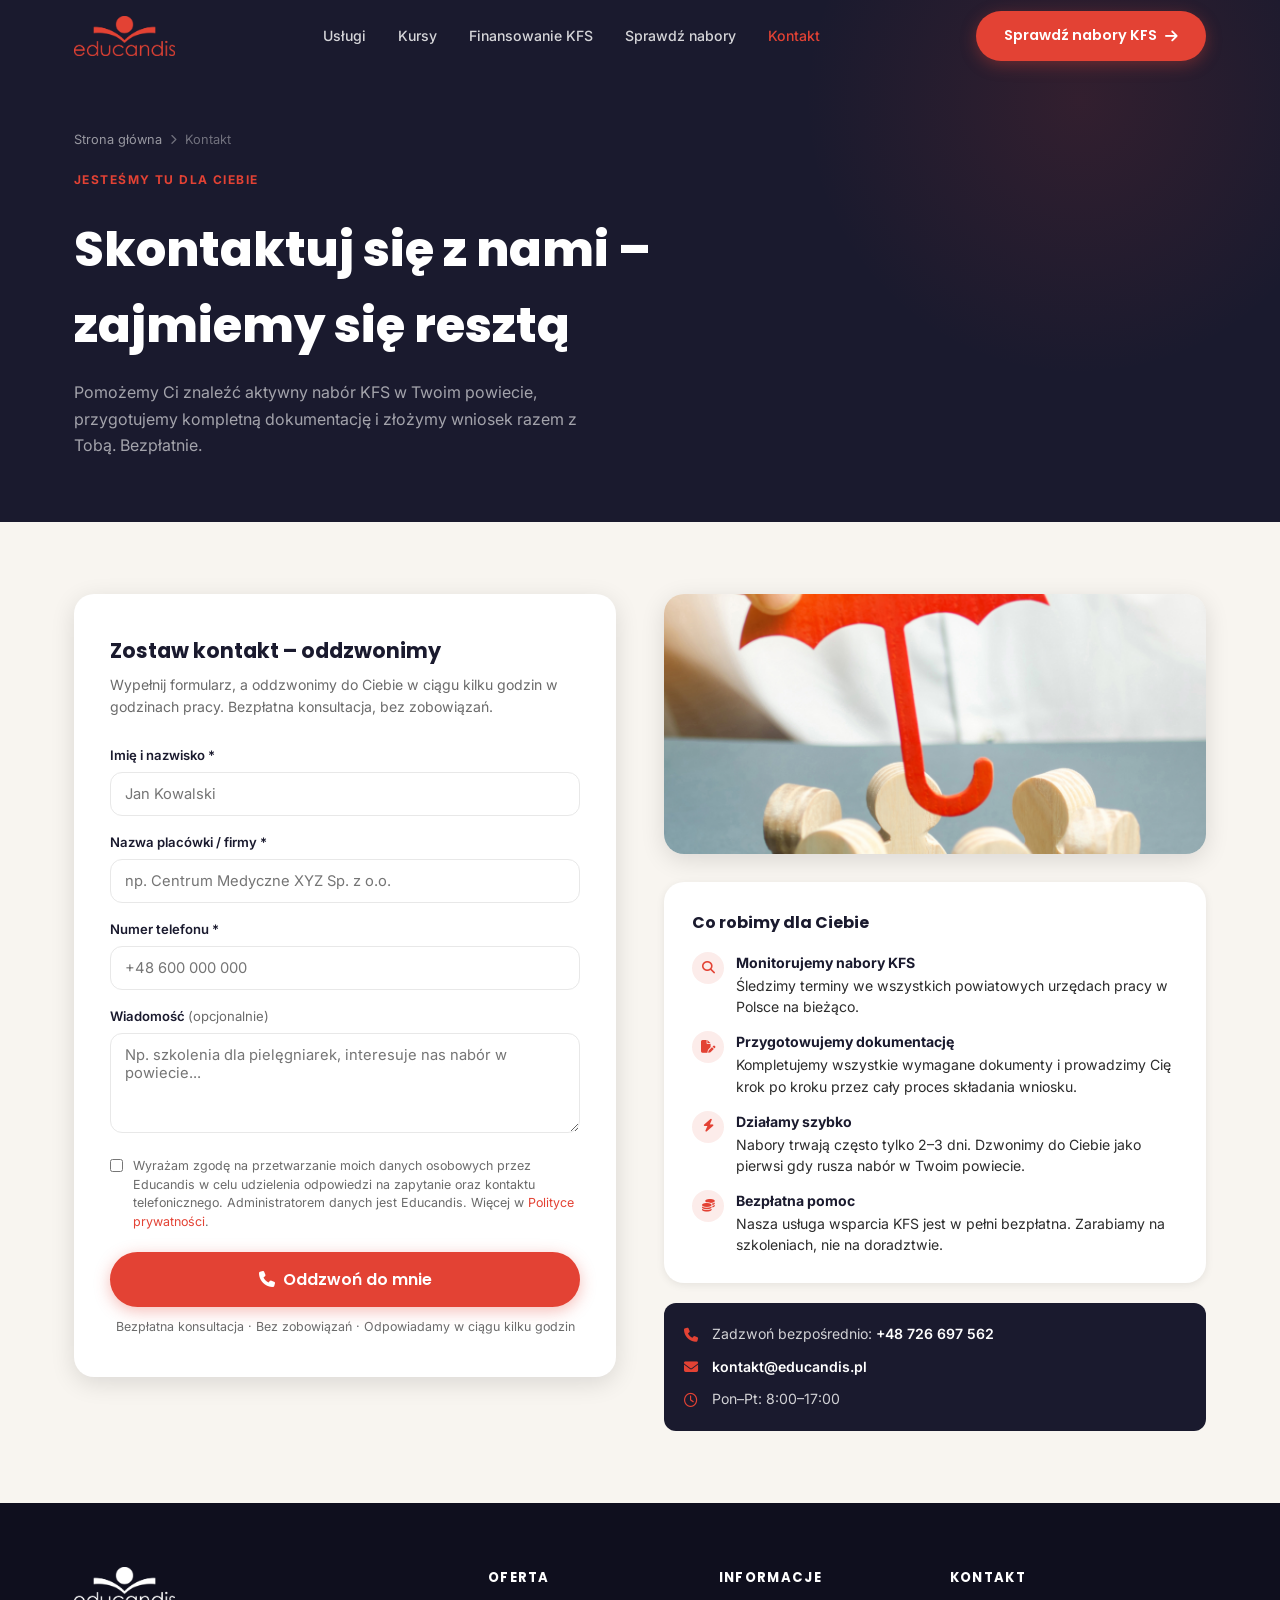
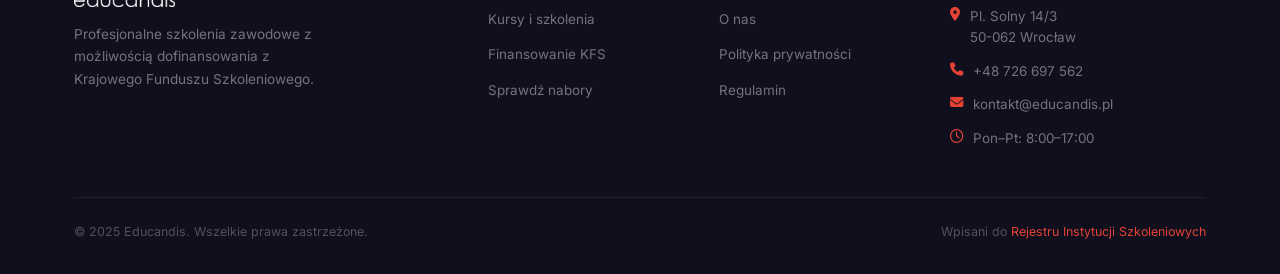
<file: kontakt.html>
<!DOCTYPE html>
<html lang="pl">
<head>
  <meta charset="UTF-8" />
  <meta name="viewport" content="width=device-width, initial-scale=1.0" />
  <title>Kontakt – Educandis</title>
  <meta name="description" content="Skontaktuj się z Educandis. Pomożemy Ci znaleźć nabór KFS, przygotujemy dokumentację i złożymy wniosek razem z Tobą." />

  <link rel="preconnect" href="https://fonts.googleapis.com" />
  <link rel="preconnect" href="https://fonts.gstatic.com" crossorigin />
  <link href="https://fonts.googleapis.com/css2?family=Poppins:wght@400;600;700;800&family=Inter:wght@400;500;600&display=swap" rel="stylesheet" />
  <link rel="stylesheet" href="https://cdnjs.cloudflare.com/ajax/libs/font-awesome/6.5.0/css/all.min.css" />
  <link rel="stylesheet" href="css/style.css" />
  <link rel="stylesheet" href="css/animations.css" />
  <link rel="stylesheet" href="css/responsive.css" />

  <style>
    .page-hero {
      background: var(--color-dark);
      padding-block: 130px 64px;
      position: relative;
      overflow: hidden;
    }
    .page-hero::before {
      content: '';
      position: absolute;
      width: 600px; height: 600px;
      border-radius: 50%;
      background: radial-gradient(circle, rgba(227,66,52,.12) 0%, transparent 65%);
      top: -200px; right: -100px;
      pointer-events: none;
    }
    .page-hero-inner { position: relative; z-index: 1; }
    .page-hero-title {
      font-family: var(--font-heading);
      font-size: clamp(2rem, 4vw, 3rem);
      font-weight: 800;
      color: var(--color-white);
      margin-top: 12px;
      margin-bottom: 14px;
    }
    .page-hero-desc {
      font-size: 1rem;
      color: rgba(255,255,255,.6);
      max-width: 540px;
      line-height: 1.65;
    }
    .breadcrumb {
      display: flex;
      align-items: center;
      gap: 8px;
      font-size: .8rem;
      color: rgba(255,255,255,.38);
      margin-bottom: 16px;
    }
    .breadcrumb a { color: rgba(255,255,255,.55); transition: color .2s; }
    .breadcrumb a:hover { color: var(--color-primary); }
    .breadcrumb i { font-size: .65rem; }

    /* ---- Contact section ---- */
    .contact-section {
      padding-block: 72px;
      background: var(--color-light-bg);
    }
    .contact-grid {
      display: grid;
      grid-template-columns: 1fr 1fr;
      gap: 48px;
      align-items: start;
    }

    /* ---- Form card ---- */
    .contact-form-card {
      background: var(--color-white);
      border-radius: var(--radius-lg);
      padding: 40px 36px;
      box-shadow: var(--shadow-md);
    }
    .contact-form-title {
      font-family: var(--font-heading);
      font-size: 1.3rem;
      font-weight: 700;
      color: var(--color-dark);
      margin-bottom: 6px;
    }
    .contact-form-sub {
      font-size: .88rem;
      color: var(--color-text-muted);
      margin-bottom: 28px;
      line-height: 1.55;
    }
    .cf-field {
      margin-bottom: 16px;
    }
    .cf-label {
      display: block;
      font-size: .82rem;
      font-weight: 600;
      color: var(--color-dark);
      margin-bottom: 6px;
    }
    .cf-input, .cf-textarea {
      width: 100%;
      padding: 12px 14px;
      border: 1.5px solid var(--color-gray-light);
      border-radius: var(--radius-md);
      font-family: var(--font-body);
      font-size: .92rem;
      color: var(--color-text);
      background: var(--color-white);
      outline: none;
      transition: border-color .2s;
      box-sizing: border-box;
    }
    .cf-input:focus, .cf-textarea:focus { border-color: var(--color-primary); }
    .cf-textarea { resize: vertical; min-height: 100px; }
    .cf-consent {
      display: flex;
      align-items: flex-start;
      gap: 10px;
      font-size: .78rem;
      color: var(--color-text-muted);
      line-height: 1.5;
      margin-bottom: 20px;
      cursor: pointer;
    }
    .cf-consent input[type="checkbox"] { margin-top: 2px; flex-shrink: 0; }
    .cf-consent a { color: var(--color-primary); }
    .cf-submit { width: 100%; padding: 15px; font-size: 1rem; justify-content: center; }
    .cf-submit:disabled { opacity: .5; cursor: not-allowed; transform: none !important; }
    .cf-note {
      margin-top: 10px;
      font-size: .78rem;
      color: var(--color-text-muted);
      text-align: center;
    }
    .cf-success {
      text-align: center;
      padding: 32px 0;
    }
    .cf-success-icon {
      font-size: 2.5rem;
      color: #16a34a;
      margin-bottom: 16px;
    }
    .cf-success h3 {
      font-family: var(--font-heading);
      font-size: 1.2rem;
      color: var(--color-dark);
      margin-bottom: 8px;
    }
    .cf-success p { font-size: .9rem; color: var(--color-text-muted); line-height: 1.55; }
    .cf-error-msg { font-size: .8rem; color: #dc2626; margin-top: 6px; display: none; }

    /* ---- Right column ---- */
    .contact-info-col {}
    .contact-photo {
      width: 100%;
      border-radius: var(--radius-lg);
      object-fit: cover;
      height: 260px;
      margin-bottom: 28px;
      box-shadow: var(--shadow-md);
    }
    .contact-services {
      background: var(--color-white);
      border-radius: var(--radius-lg);
      padding: 28px;
      box-shadow: var(--shadow-sm);
    }
    .contact-services-title {
      font-family: var(--font-heading);
      font-size: 1rem;
      font-weight: 700;
      color: var(--color-dark);
      margin-bottom: 16px;
    }
    .cs-item {
      display: flex;
      align-items: flex-start;
      gap: 12px;
      margin-bottom: 14px;
    }
    .cs-item:last-child { margin-bottom: 0; }
    .cs-icon {
      width: 32px; height: 32px;
      border-radius: 50%;
      background: rgba(227,66,52,.1);
      display: flex;
      align-items: center;
      justify-content: center;
      flex-shrink: 0;
      color: var(--color-primary);
      font-size: .8rem;
    }
    .cs-text { font-size: .88rem; color: var(--color-text); line-height: 1.5; }
    .cs-text strong { color: var(--color-dark); display: block; font-size: .88rem; margin-bottom: 2px; }

    .contact-direct {
      margin-top: 20px;
      background: var(--color-dark);
      border-radius: var(--radius-md);
      padding: 20px;
      display: flex;
      flex-direction: column;
      gap: 10px;
    }
    .contact-direct-item {
      display: flex;
      align-items: center;
      gap: 12px;
      color: rgba(255,255,255,.8);
      font-size: .88rem;
    }
    .contact-direct-item i { color: var(--color-primary); width: 16px; }
    .contact-direct-item a { color: var(--color-white); font-weight: 600; }

    @media (max-width: 900px) {
      .contact-grid { grid-template-columns: 1fr; gap: 32px; }
      .contact-photo { height: 200px; }
      .contact-form-card { padding: 28px 20px; }
    }
  </style>
</head>
<body>

<!-- PAGE LOADER -->
<div id="page-loader">
  <div class="loader-logo">Edu<span>candis</span></div>
  <div class="loader-bar"><div class="loader-bar-fill"></div></div>
</div>

<!-- MOBILE NAV -->
<nav class="mobile-nav">
  <a href="index.html">Strona główna</a>
  <a href="kursy.html">Kursy</a>
  <a href="finansowanie.html">Finansowanie KFS</a>
  <a href="powiat.html">Sprawdź nabory</a>
  <a href="kontakt.html">Kontakt</a>
  <a href="powiat.html" class="btn btn-primary">Sprawdź nabory KFS</a>
</nav>

<!-- NAVBAR -->
<header class="navbar" role="banner">
  <div class="container">
    <a href="index.html" class="nav-logo">
      <img src="Logo/EDUCANDIS_samo.png" alt="Logo Educandis" />
    </a>
    <nav class="nav-links">
      <a href="index.html#uslugi">Usługi</a>
      <a href="kursy.html">Kursy</a>
      <a href="finansowanie.html">Finansowanie KFS</a>
      <a href="powiat.html">Sprawdź nabory</a>
      <a href="kontakt.html" style="color: var(--color-primary)">Kontakt</a>
    </nav>
    <a href="powiat.html" class="btn btn-primary nav-cta">
      Sprawdź nabory KFS <i class="fa-solid fa-arrow-right"></i>
    </a>
    <button class="hamburger" aria-label="Otwórz menu">
      <span></span><span></span><span></span>
    </button>
  </div>
</header>

<!-- PAGE HERO -->
<section class="page-hero">
  <div class="container page-hero-inner">
    <div class="breadcrumb">
      <a href="index.html">Strona główna</a>
      <i class="fa-solid fa-chevron-right"></i>
      <span>Kontakt</span>
    </div>
    <span class="section-label">Jesteśmy tu dla Ciebie</span>
    <h1 class="page-hero-title">Skontaktuj się z nami –<br />zajmiemy się resztą</h1>
    <p class="page-hero-desc">
      Pomożemy Ci znaleźć aktywny nabór KFS w Twoim powiecie, przygotujemy kompletną dokumentację
      i złożymy wniosek razem z Tobą. Bezpłatnie.
    </p>
  </div>
</section>

<!-- CONTACT MAIN -->
<section class="contact-section">
  <div class="container">
    <div class="contact-grid">

      <!-- FORM -->
      <div class="contact-form-card reveal">
        <div class="contact-form-title">Zostaw kontakt – oddzwonimy</div>
        <p class="contact-form-sub">
          Wypełnij formularz, a oddzwonimy do Ciebie w ciągu kilku godzin w godzinach pracy.
          Bezpłatna konsultacja, bez zobowiązań.
        </p>

        <div id="cf-form">
          <div class="cf-field">
            <label class="cf-label" for="cf-name">Imię i nazwisko *</label>
            <input type="text" id="cf-name" class="cf-input" placeholder="Jan Kowalski" autocomplete="name" />
          </div>
          <div class="cf-field">
            <label class="cf-label" for="cf-placowka">Nazwa placówki / firmy *</label>
            <input type="text" id="cf-placowka" class="cf-input" placeholder="np. Centrum Medyczne XYZ Sp. z o.o." autocomplete="organization" />
          </div>
          <div class="cf-field">
            <label class="cf-label" for="cf-phone">Numer telefonu *</label>
            <input type="tel" id="cf-phone" class="cf-input" placeholder="+48 600 000 000" autocomplete="tel" />
          </div>
          <div class="cf-field">
            <label class="cf-label" for="cf-msg">Wiadomość <span style="font-weight:400;color:var(--color-text-muted)">(opcjonalnie)</span></label>
            <textarea id="cf-msg" class="cf-textarea" placeholder="Np. szkolenia dla pielęgniarek, interesuje nas nabór w powiecie..."></textarea>
          </div>
          <label class="cf-consent" id="cf-consent-wrap">
            <input type="checkbox" id="cf-consent" />
            <span>Wyrażam zgodę na przetwarzanie moich danych osobowych przez Educandis w celu udzielenia odpowiedzi na zapytanie oraz kontaktu telefonicznego. Administratorem danych jest Educandis. Więcej w <a href="polityka-prywatnosci.html" target="_blank">Polityce prywatności</a>.</span>
          </label>
          <div class="cf-error-msg" id="cf-error"></div>
          <button class="btn btn-primary cf-submit" id="cf-submit">
            <i class="fa-solid fa-phone"></i> Oddzwoń do mnie
          </button>
          <p class="cf-note">Bezpłatna konsultacja · Bez zobowiązań · Odpowiadamy w ciągu kilku godzin</p>
        </div>

        <div class="cf-success" id="cf-success" style="display:none">
          <div class="cf-success-icon"><i class="fa-solid fa-circle-check"></i></div>
          <h3>Dziękujemy! Oddzwonimy wkrótce.</h3>
          <p>Zazwyczaj kontaktujemy się w ciągu kilku godzin w godzinach pracy (Pon–Pt 8:00–17:00).</p>
        </div>
      </div>

      <!-- RIGHT COL -->
      <div class="contact-info-col reveal delay-1">
        <img
          src="Zdjecia/AdobeStock_282835056.jpeg"
          alt="Szkolenia zawodowe KFS"
          class="contact-photo"
        />

        <div class="contact-services">
          <div class="contact-services-title">Co robimy dla Ciebie</div>
          <div class="cs-item">
            <div class="cs-icon"><i class="fa-solid fa-magnifying-glass"></i></div>
            <div class="cs-text">
              <strong>Monitorujemy nabory KFS</strong>
              Śledzimy terminy we wszystkich powiatowych urzędach pracy w Polsce na bieżąco.
            </div>
          </div>
          <div class="cs-item">
            <div class="cs-icon"><i class="fa-solid fa-file-pen"></i></div>
            <div class="cs-text">
              <strong>Przygotowujemy dokumentację</strong>
              Kompletujemy wszystkie wymagane dokumenty i prowadzimy Cię krok po kroku przez cały proces składania wniosku.
            </div>
          </div>
          <div class="cs-item">
            <div class="cs-icon"><i class="fa-solid fa-bolt"></i></div>
            <div class="cs-text">
              <strong>Działamy szybko</strong>
              Nabory trwają często tylko 2–3 dni. Dzwonimy do Ciebie jako pierwsi gdy rusza nabór w Twoim powiecie.
            </div>
          </div>
          <div class="cs-item">
            <div class="cs-icon"><i class="fa-solid fa-coins"></i></div>
            <div class="cs-text">
              <strong>Bezpłatna pomoc</strong>
              Nasza usługa wsparcia KFS jest w pełni bezpłatna. Zarabiamy na szkoleniach, nie na doradztwie.
            </div>
          </div>
        </div>

        <div class="contact-direct">
          <div class="contact-direct-item">
            <i class="fa-solid fa-phone"></i>
            <span>Zadzwoń bezpośrednio: <a href="tel:+48726697562">+48 726 697 562</a></span>
          </div>
          <div class="contact-direct-item">
            <i class="fa-solid fa-envelope"></i>
            <span><a href="mailto:kontakt@educandis.pl">kontakt@educandis.pl</a></span>
          </div>
          <div class="contact-direct-item">
            <i class="fa-regular fa-clock"></i>
            <span>Pon–Pt: 8:00–17:00</span>
          </div>
        </div>
      </div>

    </div>
  </div>
</section>

<!-- FOOTER -->
<footer role="contentinfo">
  <div class="container">
    <div class="footer-grid">
      <div class="footer-brand">
        <a href="index.html" class="nav-logo">
          <img src="Logo/EDUCANDIS_samo.png" alt="Educandis" style="filter:brightness(0) invert(1)" />
        </a>
        <p>Profesjonalne szkolenia zawodowe z możliwością dofinansowania z Krajowego Funduszu Szkoleniowego.</p>
      </div>
      <div>
        <div class="footer-col-title">Oferta</div>
        <ul class="footer-links">
          <li><a href="kursy.html">Kursy i szkolenia</a></li>
          <li><a href="finansowanie.html">Finansowanie KFS</a></li>
          <li><a href="powiat.html">Sprawdź nabory</a></li>
        </ul>
      </div>
      <div>
        <div class="footer-col-title">Informacje</div>
        <ul class="footer-links">
          <li><a href="#">O nas</a></li>
          <li><a href="polityka-prywatnosci.html">Polityka prywatności</a></li>
          <li><a href="#">Regulamin</a></li>
        </ul>
      </div>
      <div>
        <div class="footer-col-title">Kontakt</div>
        <ul class="footer-contact-list">
          <li class="footer-contact-item">
            <i class="fa-solid fa-location-dot footer-contact-icon"></i>
            <span>Pl. Solny 14/3<br />50-062 Wrocław</span>
          </li>
          <li class="footer-contact-item">
            <i class="fa-solid fa-phone footer-contact-icon"></i>
            <a href="tel:+48726697562">+48 726 697 562</a>
          </li>
          <li class="footer-contact-item">
            <i class="fa-solid fa-envelope footer-contact-icon"></i>
            <a href="mailto:kontakt@educandis.pl">kontakt@educandis.pl</a>
          </li>
          <li class="footer-contact-item">
            <i class="fa-regular fa-clock footer-contact-icon"></i>
            <span>Pon–Pt: 8:00–17:00</span>
          </li>
        </ul>
      </div>
    </div>
    <div class="footer-bottom">
      <p>&copy; 2025 Educandis. Wszelkie prawa zastrzeżone.</p>
      <p>Wpisani do <a href="https://stor.praca.gov.pl/portal/" target="_blank" rel="noopener">Rejestru Instytucji Szkoleniowych</a></p>
    </div>
  </div>
</footer>

<script src="js/main.js"></script>
<script src="js/puzzle.js"></script>
<script>
// === PODMIEŃ NA WEBHOOK DO PRZYJMOWANIA KONTAKTÓW Z n8n ===
const CONTACT_FORM_WEBHOOK = '';

const submitBtn = document.getElementById('cf-submit');
const formEl    = document.getElementById('cf-form');
const successEl = document.getElementById('cf-success');
const errorEl   = document.getElementById('cf-error');

submitBtn.addEventListener('click', async () => {
  const name     = document.getElementById('cf-name').value.trim();
  const placowka = document.getElementById('cf-placowka').value.trim();
  const phone    = document.getElementById('cf-phone').value.trim();
  const msg      = document.getElementById('cf-msg').value.trim();
  const consent  = document.getElementById('cf-consent').checked;

  errorEl.style.display = 'none';

  if (!name || !placowka || !phone) {
    errorEl.textContent = 'Uzupełnij wszystkie wymagane pola (imię, placówka, telefon).';
    errorEl.style.display = 'block';
    return;
  }
  if (!consent) {
    errorEl.textContent = 'Zaznacz zgodę na przetwarzanie danych osobowych.';
    errorEl.style.display = 'block';
    return;
  }

  submitBtn.disabled = true;
  submitBtn.innerHTML = '<div class="spinner" style="width:18px;height:18px;border-width:2px;margin:0 auto;border-top-color:#fff"></div>';

  try {
    if (CONTACT_FORM_WEBHOOK) {
      await fetch(CONTACT_FORM_WEBHOOK, {
        method: 'POST',
        headers: { 'Content-Type': 'application/json' },
        body: JSON.stringify({ imie: name, placowka, telefon: phone, wiadomosc: msg })
      });
    }
  } catch {}

  formEl.style.display = 'none';
  successEl.style.display = 'block';
});
</script>
</body>
</html>
</file>
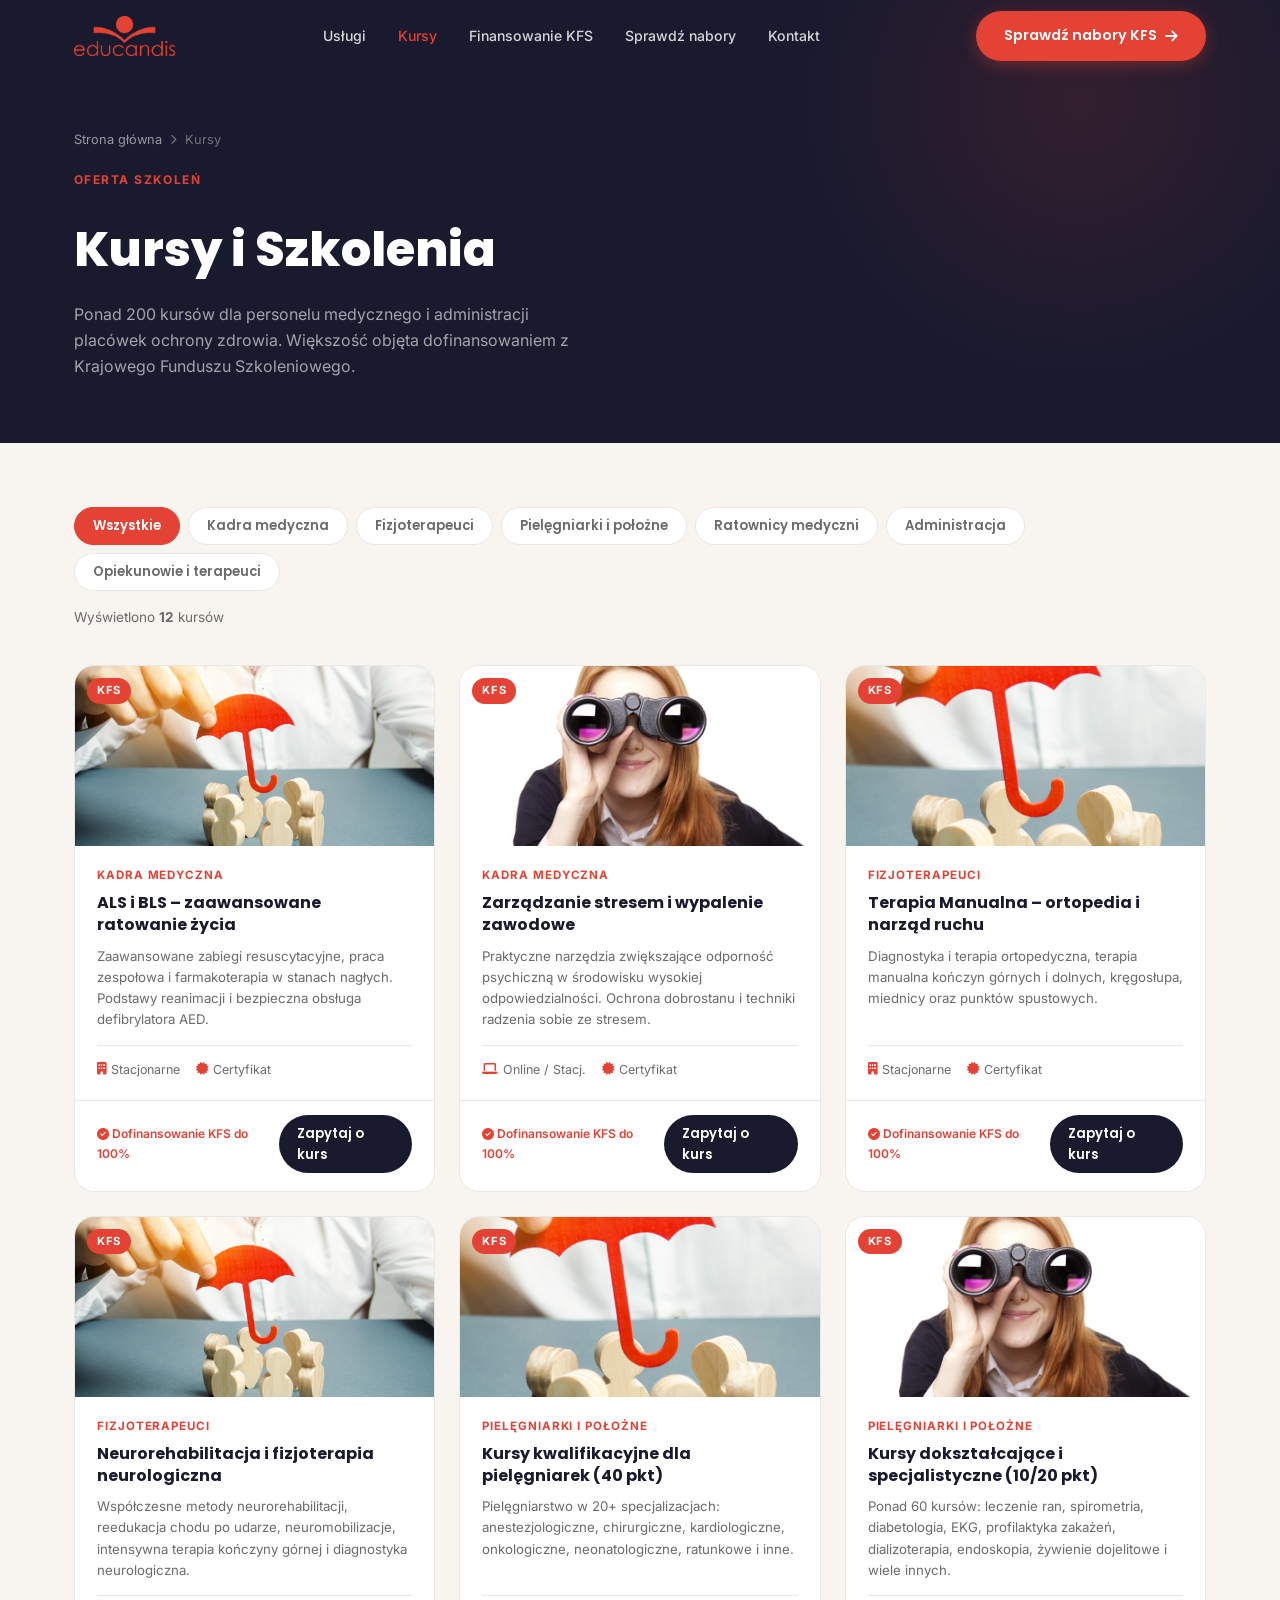
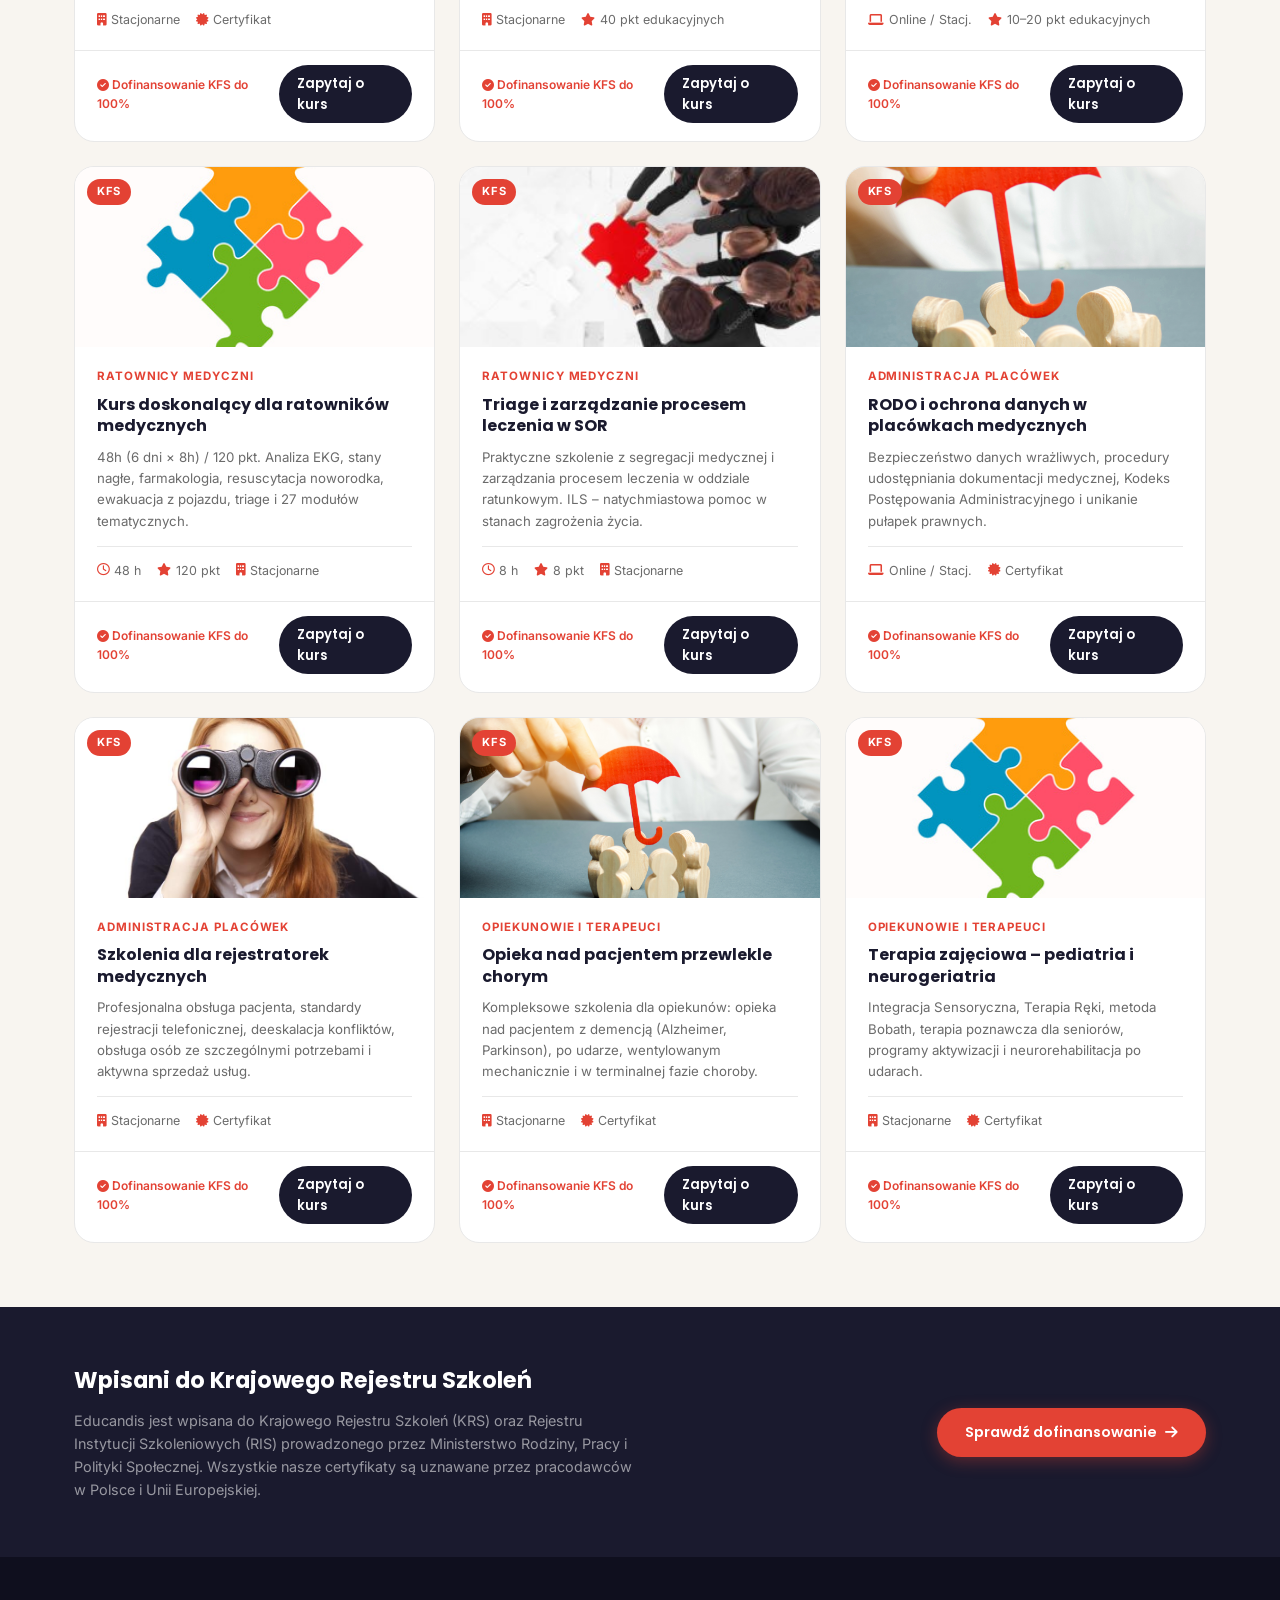
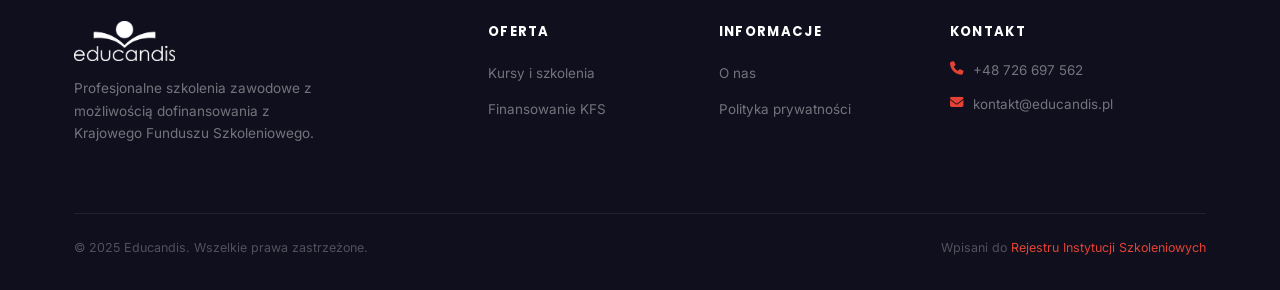
<file: kursy.html>
<!DOCTYPE html>
<html lang="pl">
<head>
  <meta charset="UTF-8" />
  <meta name="viewport" content="width=device-width, initial-scale=1.0" />
  <title>Kursy i Szkolenia – Educandis</title>
  <meta name="description" content="Oferta szkoleń medycznych Educandis – kursy dla pielęgniarek, fizjoterapeutów, ratowników, opiekunów i administracji. Dofinansowanie KFS do 100%." />

  <link rel="preconnect" href="https://fonts.googleapis.com" />
  <link rel="preconnect" href="https://fonts.gstatic.com" crossorigin />
  <link href="https://fonts.googleapis.com/css2?family=Poppins:wght@400;600;700;800&family=Inter:wght@400;500;600&display=swap" rel="stylesheet" />
  <link rel="stylesheet" href="https://cdnjs.cloudflare.com/ajax/libs/font-awesome/6.5.0/css/all.min.css" />

  <link rel="stylesheet" href="css/style.css" />
  <link rel="stylesheet" href="css/animations.css" />
  <link rel="stylesheet" href="css/responsive.css" />

  <style>
    /* ---- Page hero ---- */
    .page-hero {
      background: var(--color-dark);
      padding-block: 130px 64px;
      position: relative;
      overflow: hidden;
    }
    .page-hero::before {
      content: '';
      position: absolute;
      width: 600px; height: 600px;
      border-radius: 50%;
      background: radial-gradient(circle, rgba(227,66,52,.12) 0%, transparent 65%);
      top: -200px; right: -100px;
      pointer-events: none;
    }
    .page-hero-inner {
      position: relative;
      z-index: 1;
    }
    .page-hero-title {
      font-family: var(--font-heading);
      font-size: clamp(2rem, 4vw, 3rem);
      font-weight: 800;
      color: var(--color-white);
      margin-top: 12px;
      margin-bottom: 14px;
    }
    .page-hero-desc {
      font-size: 1rem;
      color: rgba(255,255,255,.6);
      max-width: 500px;
    }
    .breadcrumb {
      display: flex;
      align-items: center;
      gap: 8px;
      font-size: .8rem;
      color: rgba(255,255,255,.38);
      margin-bottom: 16px;
    }
    .breadcrumb a { color: rgba(255,255,255,.55); transition: color .2s; }
    .breadcrumb a:hover { color: var(--color-primary); }
    .breadcrumb i { font-size: .65rem; }

    /* ---- Filter bar ---- */
    .courses-section {
      padding-block: 64px;
      background: var(--color-light-bg);
    }
    .filter-row {
      display: flex;
      align-items: center;
      justify-content: space-between;
      margin-bottom: 36px;
      gap: 16px;
      flex-wrap: wrap;
    }
    .filter-bar {
      display: flex;
      gap: 8px;
      flex-wrap: wrap;
    }
    .filter-btn {
      padding: 8px 18px;
      border-radius: 50px;
      font-size: .82rem;
      font-weight: 600;
      font-family: var(--font-heading);
      color: var(--color-text-muted);
      background: var(--color-white);
      border: 1.5px solid var(--color-gray-light);
      cursor: pointer;
      transition: background .2s, color .2s, border-color .2s;
    }
    .filter-btn:hover,
    .filter-btn.active {
      background: var(--color-primary);
      color: var(--color-white);
      border-color: var(--color-primary);
    }

    .courses-meta {
      font-size: .85rem;
      color: var(--color-text-muted);
    }

    /* ---- Courses grid ---- */
    .courses-grid {
      display: grid;
      grid-template-columns: repeat(3, 1fr);
      gap: 24px;
    }

    .course-card {
      background: var(--color-white);
      border-radius: var(--radius-lg);
      overflow: hidden;
      border: 1.5px solid var(--color-gray-light);
      transition: transform .3s, box-shadow .3s;
      display: flex;
      flex-direction: column;
    }
    .course-card:hover {
      transform: translateY(-5px);
      box-shadow: var(--shadow-md);
    }
    .course-card-img {
      height: 180px;
      overflow: hidden;
      position: relative;
    }
    .course-card-img img {
      width: 100%; height: 100%;
      object-fit: cover;
      transition: transform .45s ease;
    }
    .course-card:hover .course-card-img img { transform: scale(1.05); }

    .course-card-badge {
      position: absolute;
      top: 12px; left: 12px;
      padding: 4px 10px;
      border-radius: 50px;
      font-size: .7rem;
      font-weight: 700;
      letter-spacing: .06em;
      text-transform: uppercase;
    }
    .badge-kfs {
      background: var(--color-primary);
      color: var(--color-white);
    }
    .badge-online { background: #1a1a2e; color: #fff; }
    .badge-stac   { background: #f0f7ff; color: #2563eb; }

    .course-card-body { padding: 20px 22px; flex: 1; display: flex; flex-direction: column; }

    .course-card-cat {
      font-size: .72rem;
      font-weight: 700;
      letter-spacing: .08em;
      text-transform: uppercase;
      color: var(--color-primary);
      margin-bottom: 8px;
    }
    .course-card-title {
      font-family: var(--font-heading);
      font-size: 1rem;
      font-weight: 700;
      color: var(--color-dark);
      margin-bottom: 10px;
      line-height: 1.35;
    }
    .course-card-desc {
      font-size: .83rem;
      color: var(--color-text-muted);
      line-height: 1.6;
      flex: 1;
    }

    .course-card-meta {
      display: flex;
      gap: 16px;
      margin-top: 14px;
      padding-top: 14px;
      border-top: 1px solid var(--color-gray-light);
      font-size: .78rem;
      color: var(--color-text-muted);
    }
    .course-card-meta-item {
      display: flex;
      align-items: center;
      gap: 5px;
    }
    .course-card-meta-item i { color: var(--color-primary); }

    .course-card-footer {
      padding: 14px 22px 18px;
      border-top: 1px solid var(--color-gray-light);
      display: flex;
      align-items: center;
      justify-content: space-between;
    }
    .course-price {
      font-family: var(--font-heading);
      font-weight: 700;
      font-size: 1.1rem;
      color: var(--color-dark);
    }
    .course-price-note {
      font-size: .72rem;
      color: var(--color-text-muted);
      font-weight: 400;
    }
    .btn-sm {
      padding: 8px 18px;
      font-size: .82rem;
      border-radius: 50px;
    }

    /* ---- KRS info strip ---- */
    .krs-strip {
      background: var(--color-dark);
      padding-block: 56px;
    }
    .krs-strip-inner {
      display: grid;
      grid-template-columns: 1fr auto;
      gap: 32px;
      align-items: center;
    }
    .krs-strip h3 {
      font-family: var(--font-heading);
      font-size: 1.4rem;
      font-weight: 700;
      color: var(--color-white);
      margin-bottom: 10px;
    }
    .krs-strip p {
      font-size: .9rem;
      color: rgba(255,255,255,.55);
      max-width: 560px;
    }
    @media (max-width: 768px) {
      .krs-strip-inner { grid-template-columns: 1fr; }
      .courses-grid { grid-template-columns: 1fr; }
    }
    @media (max-width: 1024px) {
      .courses-grid { grid-template-columns: repeat(2, 1fr); }
    }
  </style>
</head>
<body>

<!-- PAGE LOADER -->
<div id="page-loader">
  <div class="loader-logo">Edu<span>candis</span></div>
  <div class="loader-bar"><div class="loader-bar-fill"></div></div>
</div>

<!-- MOBILE NAV -->
<nav class="mobile-nav">
  <a href="index.html">Strona główna</a>
  <a href="kursy.html">Kursy</a>
  <a href="finansowanie.html">Finansowanie KFS</a>
  <a href="powiat.html">Sprawdź nabory</a>
  <a href="kontakt.html">Kontakt</a>
  <a href="powiat.html" class="btn btn-primary">Sprawdź nabory KFS</a>
</nav>

<!-- NAVBAR -->
<header class="navbar" role="banner">
  <div class="container">
    <a href="index.html" class="nav-logo">
      <img src="Logo/EDUCANDIS_samo.png" alt="Logo Educandis" />
    </a>
    <nav class="nav-links">
      <a href="index.html#uslugi">Usługi</a>
      <a href="kursy.html" style="color: var(--color-primary)">Kursy</a>
      <a href="finansowanie.html">Finansowanie KFS</a>
      <a href="powiat.html">Sprawdź nabory</a>
      <a href="kontakt.html">Kontakt</a>
    </nav>
    <a href="powiat.html" class="btn btn-primary nav-cta">
      Sprawdź nabory KFS <i class="fa-solid fa-arrow-right"></i>
    </a>
    <button class="hamburger" aria-label="Otwórz menu">
      <span></span><span></span><span></span>
    </button>
  </div>
</header>

<!-- PAGE HERO -->
<section class="page-hero">
  <div class="container page-hero-inner">
    <div class="breadcrumb">
      <a href="index.html">Strona główna</a>
      <i class="fa-solid fa-chevron-right"></i>
      <span>Kursy</span>
    </div>
    <span class="section-label">Oferta szkoleń</span>
    <h1 class="page-hero-title">Kursy i Szkolenia</h1>
    <p class="page-hero-desc">
      Ponad 200 kursów dla personelu medycznego i administracji placówek ochrony zdrowia.
      Większość objęta dofinansowaniem z Krajowego Funduszu Szkoleniowego.
    </p>
  </div>
</section>

<!-- COURSES SECTION -->
<section class="courses-section">
  <div class="container">

    <!-- Filter row -->
    <div class="filter-row">
      <div class="filter-bar">
        <button class="filter-btn active" data-cat="all">Wszystkie</button>
        <button class="filter-btn" data-cat="kadra">Kadra medyczna</button>
        <button class="filter-btn" data-cat="fizjo">Fizjoterapeuci</button>
        <button class="filter-btn" data-cat="pielegniarki">Pielęgniarki i położne</button>
        <button class="filter-btn" data-cat="ratownicy">Ratownicy medyczni</button>
        <button class="filter-btn" data-cat="administracja">Administracja</button>
        <button class="filter-btn" data-cat="opiekunowie">Opiekunowie i terapeuci</button>
      </div>
      <span class="courses-meta">Wyświetlono <strong>12</strong> kursów</span>
    </div>

    <!-- Grid -->
    <div class="courses-grid">

      <!-- Kadra 1 -->
      <div class="course-card reveal" data-cat="kadra">
        <div class="course-card-img">
          <img src="Zdjecia/AdobeStock_247538873.jpeg" alt="ALS BLS" loading="lazy" />
          <span class="course-card-badge badge-kfs">KFS</span>
        </div>
        <div class="course-card-body">
          <div class="course-card-cat">Kadra medyczna</div>
          <h3 class="course-card-title">ALS i BLS – zaawansowane ratowanie życia</h3>
          <p class="course-card-desc">
            Zaawansowane zabiegi resuscytacyjne, praca zespołowa i farmakoterapia
            w stanach nagłych. Podstawy reanimacji i bezpieczna obsługa defibrylatora AED.
          </p>
          <div class="course-card-meta">
            <span class="course-card-meta-item"><i class="fa-solid fa-building"></i> Stacjonarne</span>
            <span class="course-card-meta-item"><i class="fa-solid fa-certificate"></i> Certyfikat</span>
          </div>
        </div>
        <div class="course-card-footer">
          <div style="font-size:.75rem;color:var(--color-primary);font-weight:600">
            <i class="fa-solid fa-circle-check"></i> Dofinansowanie KFS do 100%
          </div>
          <a href="kontakt.html" class="btn btn-dark btn-sm">Zapytaj o kurs</a>
        </div>
      </div>

      <!-- Kadra 2 -->
      <div class="course-card reveal delay-1" data-cat="kadra">
        <div class="course-card-img">
          <img src="Zdjecia/AdobeStock_31208934.jpeg" alt="Stres wypalenie zawodowe" loading="lazy" />
          <span class="course-card-badge badge-kfs">KFS</span>
        </div>
        <div class="course-card-body">
          <div class="course-card-cat">Kadra medyczna</div>
          <h3 class="course-card-title">Zarządzanie stresem i wypalenie zawodowe</h3>
          <p class="course-card-desc">
            Praktyczne narzędzia zwiększające odporność psychiczną w środowisku
            wysokiej odpowiedzialności. Ochrona dobrostanu i techniki radzenia sobie ze stresem.
          </p>
          <div class="course-card-meta">
            <span class="course-card-meta-item"><i class="fa-solid fa-laptop"></i> Online / Stacj.</span>
            <span class="course-card-meta-item"><i class="fa-solid fa-certificate"></i> Certyfikat</span>
          </div>
        </div>
        <div class="course-card-footer">
          <div style="font-size:.75rem;color:var(--color-primary);font-weight:600">
            <i class="fa-solid fa-circle-check"></i> Dofinansowanie KFS do 100%
          </div>
          <a href="kontakt.html" class="btn btn-dark btn-sm">Zapytaj o kurs</a>
        </div>
      </div>

      <!-- Fizjo 1 -->
      <div class="course-card reveal delay-2" data-cat="fizjo">
        <div class="course-card-img">
          <img src="Zdjecia/AdobeStock_282835056.jpeg" alt="Terapia Manualna" loading="lazy" />
          <span class="course-card-badge badge-kfs">KFS</span>
        </div>
        <div class="course-card-body">
          <div class="course-card-cat">Fizjoterapeuci</div>
          <h3 class="course-card-title">Terapia Manualna – ortopedia i narząd ruchu</h3>
          <p class="course-card-desc">
            Diagnostyka i terapia ortopedyczna, terapia manualna kończyn górnych i dolnych,
            kręgosłupa, miednicy oraz punktów spustowych.
          </p>
          <div class="course-card-meta">
            <span class="course-card-meta-item"><i class="fa-solid fa-building"></i> Stacjonarne</span>
            <span class="course-card-meta-item"><i class="fa-solid fa-certificate"></i> Certyfikat</span>
          </div>
        </div>
        <div class="course-card-footer">
          <div style="font-size:.75rem;color:var(--color-primary);font-weight:600">
            <i class="fa-solid fa-circle-check"></i> Dofinansowanie KFS do 100%
          </div>
          <a href="kontakt.html" class="btn btn-dark btn-sm">Zapytaj o kurs</a>
        </div>
      </div>

      <!-- Fizjo 2 -->
      <div class="course-card reveal" data-cat="fizjo">
        <div class="course-card-img">
          <img src="Zdjecia/AdobeStock_247538873.jpeg" alt="Neurorehabilitacja" loading="lazy" />
          <span class="course-card-badge badge-kfs">KFS</span>
        </div>
        <div class="course-card-body">
          <div class="course-card-cat">Fizjoterapeuci</div>
          <h3 class="course-card-title">Neurorehabilitacja i fizjoterapia neurologiczna</h3>
          <p class="course-card-desc">
            Współczesne metody neurorehabilitacji, reedukacja chodu po udarze,
            neuromobilizacje, intensywna terapia kończyny górnej i diagnostyka neurologiczna.
          </p>
          <div class="course-card-meta">
            <span class="course-card-meta-item"><i class="fa-solid fa-building"></i> Stacjonarne</span>
            <span class="course-card-meta-item"><i class="fa-solid fa-certificate"></i> Certyfikat</span>
          </div>
        </div>
        <div class="course-card-footer">
          <div style="font-size:.75rem;color:var(--color-primary);font-weight:600">
            <i class="fa-solid fa-circle-check"></i> Dofinansowanie KFS do 100%
          </div>
          <a href="kontakt.html" class="btn btn-dark btn-sm">Zapytaj o kurs</a>
        </div>
      </div>

      <!-- Pielęgniarki 1 -->
      <div class="course-card reveal delay-1" data-cat="pielegniarki">
        <div class="course-card-img">
          <img src="Zdjecia/AdobeStock_282835056.jpeg" alt="Kursy kwalifikacyjne pielęgniarki" loading="lazy" />
          <span class="course-card-badge badge-kfs">KFS</span>
        </div>
        <div class="course-card-body">
          <div class="course-card-cat">Pielęgniarki i położne</div>
          <h3 class="course-card-title">Kursy kwalifikacyjne dla pielęgniarek (40 pkt)</h3>
          <p class="course-card-desc">
            Pielęgniarstwo w 20+ specjalizacjach: anestezjologiczne, chirurgiczne,
            kardiologiczne, onkologiczne, neonatologiczne, ratunkowe i inne.
          </p>
          <div class="course-card-meta">
            <span class="course-card-meta-item"><i class="fa-solid fa-building"></i> Stacjonarne</span>
            <span class="course-card-meta-item"><i class="fa-solid fa-star"></i> 40 pkt edukacyjnych</span>
          </div>
        </div>
        <div class="course-card-footer">
          <div style="font-size:.75rem;color:var(--color-primary);font-weight:600">
            <i class="fa-solid fa-circle-check"></i> Dofinansowanie KFS do 100%
          </div>
          <a href="kontakt.html" class="btn btn-dark btn-sm">Zapytaj o kurs</a>
        </div>
      </div>

      <!-- Pielęgniarki 2 -->
      <div class="course-card reveal delay-2" data-cat="pielegniarki">
        <div class="course-card-img">
          <img src="Zdjecia/AdobeStock_31208934.jpeg" alt="Kursy dokształcające pielęgniarki" loading="lazy" />
          <span class="course-card-badge badge-kfs">KFS</span>
        </div>
        <div class="course-card-body">
          <div class="course-card-cat">Pielęgniarki i położne</div>
          <h3 class="course-card-title">Kursy dokształcające i specjalistyczne (10/20 pkt)</h3>
          <p class="course-card-desc">
            Ponad 60 kursów: leczenie ran, spirometria, diabetologia, EKG, profilaktyka
            zakażeń, dializoterapia, endoskopia, żywienie dojelitowe i wiele innych.
          </p>
          <div class="course-card-meta">
            <span class="course-card-meta-item"><i class="fa-solid fa-laptop"></i> Online / Stacj.</span>
            <span class="course-card-meta-item"><i class="fa-solid fa-star"></i> 10–20 pkt edukacyjnych</span>
          </div>
        </div>
        <div class="course-card-footer">
          <div style="font-size:.75rem;color:var(--color-primary);font-weight:600">
            <i class="fa-solid fa-circle-check"></i> Dofinansowanie KFS do 100%
          </div>
          <a href="kontakt.html" class="btn btn-dark btn-sm">Zapytaj o kurs</a>
        </div>
      </div>

      <!-- Ratownicy 1 -->
      <div class="course-card reveal" data-cat="ratownicy">
        <div class="course-card-img">
          <img src="Zdjecia/Fotolia_68283562_XS.jpg" alt="Kurs doskonalący ratowników" loading="lazy" />
          <span class="course-card-badge badge-kfs">KFS</span>
        </div>
        <div class="course-card-body">
          <div class="course-card-cat">Ratownicy medyczni</div>
          <h3 class="course-card-title">Kurs doskonalący dla ratowników medycznych</h3>
          <p class="course-card-desc">
            48h (6 dni × 8h) / 120 pkt. Analiza EKG, stany nagłe, farmakologia,
            resuscytacja noworodka, ewakuacja z pojazdu, triage i 27 modułów tematycznych.
          </p>
          <div class="course-card-meta">
            <span class="course-card-meta-item"><i class="fa-regular fa-clock"></i> 48 h</span>
            <span class="course-card-meta-item"><i class="fa-solid fa-star"></i> 120 pkt</span>
            <span class="course-card-meta-item"><i class="fa-solid fa-building"></i> Stacjonarne</span>
          </div>
        </div>
        <div class="course-card-footer">
          <div style="font-size:.75rem;color:var(--color-primary);font-weight:600">
            <i class="fa-solid fa-circle-check"></i> Dofinansowanie KFS do 100%
          </div>
          <a href="kontakt.html" class="btn btn-dark btn-sm">Zapytaj o kurs</a>
        </div>
      </div>

      <!-- Ratownicy 2 -->
      <div class="course-card reveal delay-1" data-cat="ratownicy">
        <div class="course-card-img">
          <img src="Zdjecia/about-300x200.jpg" alt="Triage SOR" loading="lazy" />
          <span class="course-card-badge badge-kfs">KFS</span>
        </div>
        <div class="course-card-body">
          <div class="course-card-cat">Ratownicy medyczni</div>
          <h3 class="course-card-title">Triage i zarządzanie procesem leczenia w SOR</h3>
          <p class="course-card-desc">
            Praktyczne szkolenie z segregacji medycznej i zarządzania procesem leczenia
            w oddziale ratunkowym. ILS – natychmiastowa pomoc w stanach zagrożenia życia.
          </p>
          <div class="course-card-meta">
            <span class="course-card-meta-item"><i class="fa-regular fa-clock"></i> 8 h</span>
            <span class="course-card-meta-item"><i class="fa-solid fa-star"></i> 8 pkt</span>
            <span class="course-card-meta-item"><i class="fa-solid fa-building"></i> Stacjonarne</span>
          </div>
        </div>
        <div class="course-card-footer">
          <div style="font-size:.75rem;color:var(--color-primary);font-weight:600">
            <i class="fa-solid fa-circle-check"></i> Dofinansowanie KFS do 100%
          </div>
          <a href="kontakt.html" class="btn btn-dark btn-sm">Zapytaj o kurs</a>
        </div>
      </div>

      <!-- Administracja 1 -->
      <div class="course-card reveal delay-2" data-cat="administracja">
        <div class="course-card-img">
          <img src="Zdjecia/AdobeStock_282835056.jpeg" alt="RODO placówki medyczne" loading="lazy" />
          <span class="course-card-badge badge-kfs">KFS</span>
        </div>
        <div class="course-card-body">
          <div class="course-card-cat">Administracja placówek</div>
          <h3 class="course-card-title">RODO i ochrona danych w placówkach medycznych</h3>
          <p class="course-card-desc">
            Bezpieczeństwo danych wrażliwych, procedury udostępniania dokumentacji
            medycznej, Kodeks Postępowania Administracyjnego i unikanie pułapek prawnych.
          </p>
          <div class="course-card-meta">
            <span class="course-card-meta-item"><i class="fa-solid fa-laptop"></i> Online / Stacj.</span>
            <span class="course-card-meta-item"><i class="fa-solid fa-certificate"></i> Certyfikat</span>
          </div>
        </div>
        <div class="course-card-footer">
          <div style="font-size:.75rem;color:var(--color-primary);font-weight:600">
            <i class="fa-solid fa-circle-check"></i> Dofinansowanie KFS do 100%
          </div>
          <a href="kontakt.html" class="btn btn-dark btn-sm">Zapytaj o kurs</a>
        </div>
      </div>

      <!-- Administracja 2 -->
      <div class="course-card reveal" data-cat="administracja">
        <div class="course-card-img">
          <img src="Zdjecia/AdobeStock_31208934.jpeg" alt="Rejestratorki medyczne" loading="lazy" />
          <span class="course-card-badge badge-kfs">KFS</span>
        </div>
        <div class="course-card-body">
          <div class="course-card-cat">Administracja placówek</div>
          <h3 class="course-card-title">Szkolenia dla rejestratorek medycznych</h3>
          <p class="course-card-desc">
            Profesjonalna obsługa pacjenta, standardy rejestracji telefonicznej,
            deeskalacja konfliktów, obsługa osób ze szczególnymi potrzebami i aktywna sprzedaż usług.
          </p>
          <div class="course-card-meta">
            <span class="course-card-meta-item"><i class="fa-solid fa-building"></i> Stacjonarne</span>
            <span class="course-card-meta-item"><i class="fa-solid fa-certificate"></i> Certyfikat</span>
          </div>
        </div>
        <div class="course-card-footer">
          <div style="font-size:.75rem;color:var(--color-primary);font-weight:600">
            <i class="fa-solid fa-circle-check"></i> Dofinansowanie KFS do 100%
          </div>
          <a href="kontakt.html" class="btn btn-dark btn-sm">Zapytaj o kurs</a>
        </div>
      </div>

      <!-- Opiekunowie 1 -->
      <div class="course-card reveal delay-1" data-cat="opiekunowie">
        <div class="course-card-img">
          <img src="Zdjecia/AdobeStock_247538873.jpeg" alt="Opieka nad pacjentem" loading="lazy" />
          <span class="course-card-badge badge-kfs">KFS</span>
        </div>
        <div class="course-card-body">
          <div class="course-card-cat">Opiekunowie i terapeuci</div>
          <h3 class="course-card-title">Opieka nad pacjentem przewlekle chorym</h3>
          <p class="course-card-desc">
            Kompleksowe szkolenia dla opiekunów: opieka nad pacjentem z demencją (Alzheimer,
            Parkinson), po udarze, wentylowanym mechanicznie i w terminalnej fazie choroby.
          </p>
          <div class="course-card-meta">
            <span class="course-card-meta-item"><i class="fa-solid fa-building"></i> Stacjonarne</span>
            <span class="course-card-meta-item"><i class="fa-solid fa-certificate"></i> Certyfikat</span>
          </div>
        </div>
        <div class="course-card-footer">
          <div style="font-size:.75rem;color:var(--color-primary);font-weight:600">
            <i class="fa-solid fa-circle-check"></i> Dofinansowanie KFS do 100%
          </div>
          <a href="kontakt.html" class="btn btn-dark btn-sm">Zapytaj o kurs</a>
        </div>
      </div>

      <!-- Opiekunowie 2 -->
      <div class="course-card reveal delay-2" data-cat="opiekunowie">
        <div class="course-card-img">
          <img src="Zdjecia/Fotolia_68283562_XS.jpg" alt="Terapia zajęciowa" loading="lazy" />
          <span class="course-card-badge badge-kfs">KFS</span>
        </div>
        <div class="course-card-body">
          <div class="course-card-cat">Opiekunowie i terapeuci</div>
          <h3 class="course-card-title">Terapia zajęciowa – pediatria i neurogeriatria</h3>
          <p class="course-card-desc">
            Integracja Sensoryczna, Terapia Ręki, metoda Bobath, terapia poznawcza
            dla seniorów, programy aktywizacji i neurorehabilitacja po udarach.
          </p>
          <div class="course-card-meta">
            <span class="course-card-meta-item"><i class="fa-solid fa-building"></i> Stacjonarne</span>
            <span class="course-card-meta-item"><i class="fa-solid fa-certificate"></i> Certyfikat</span>
          </div>
        </div>
        <div class="course-card-footer">
          <div style="font-size:.75rem;color:var(--color-primary);font-weight:600">
            <i class="fa-solid fa-circle-check"></i> Dofinansowanie KFS do 100%
          </div>
          <a href="kontakt.html" class="btn btn-dark btn-sm">Zapytaj o kurs</a>
        </div>
      </div>

    </div><!-- /courses-grid -->

  </div>
</section>

<!-- KRS INFO -->
<section class="krs-strip" id="krs">
  <div class="container">
    <div class="krs-strip-inner reveal">
      <div>
        <h3>Wpisani do Krajowego Rejestru Szkoleń</h3>
        <p>
          Educandis jest wpisana do Krajowego Rejestru Szkoleń (KRS) oraz
          Rejestru Instytucji Szkoleniowych (RIS) prowadzonego przez Ministerstwo Rodziny,
          Pracy i Polityki Społecznej. Wszystkie nasze certyfikaty są uznawane przez
          pracodawców w Polsce i Unii Europejskiej.
        </p>
      </div>
      <a href="finansowanie.html" class="btn btn-primary" style="white-space:nowrap;flex-shrink:0">
        Sprawdź dofinansowanie <i class="fa-solid fa-arrow-right"></i>
      </a>
    </div>
  </div>
</section>

<!-- FOOTER -->
<footer id="kontakt" role="contentinfo">
  <div class="container">
    <div class="footer-grid">
      <div class="footer-brand">
        <a href="index.html" class="nav-logo">
          <img src="Logo/EDUCANDIS_samo.png" alt="Educandis" style="filter:brightness(0) invert(1)" />
        </a>
        <p>Profesjonalne szkolenia zawodowe z możliwością dofinansowania z Krajowego Funduszu Szkoleniowego.</p>
      </div>
      <div>
        <div class="footer-col-title">Oferta</div>
        <ul class="footer-links">
          <li><a href="kursy.html">Kursy i szkolenia</a></li>
          <li><a href="finansowanie.html">Finansowanie KFS</a></li>
        </ul>
      </div>
      <div>
        <div class="footer-col-title">Informacje</div>
        <ul class="footer-links">
          <li><a href="index.html#o-nas">O nas</a></li>
          <li><a href="#">Polityka prywatności</a></li>
        </ul>
      </div>
      <div>
        <div class="footer-col-title">Kontakt</div>
        <ul class="footer-contact-list">
          <li class="footer-contact-item">
            <i class="fa-solid fa-phone footer-contact-icon"></i>
            <a href="tel:+48726697562">+48 726 697 562</a>
          </li>
          <li class="footer-contact-item">
            <i class="fa-solid fa-envelope footer-contact-icon"></i>
            <a href="mailto:kontakt@educandis.pl">kontakt@educandis.pl</a>
          </li>
        </ul>
      </div>
    </div>
    <div class="footer-bottom">
      <p>&copy; 2025 Educandis. Wszelkie prawa zastrzeżone.</p>
      <p>Wpisani do <a href="https://stor.praca.gov.pl/portal/" target="_blank" rel="noopener">Rejestru Instytucji Szkoleniowych</a></p>
    </div>
  </div>
</footer>

<script src="js/main.js"></script>
<script src="js/puzzle.js"></script>
</body>
</html>
</file>
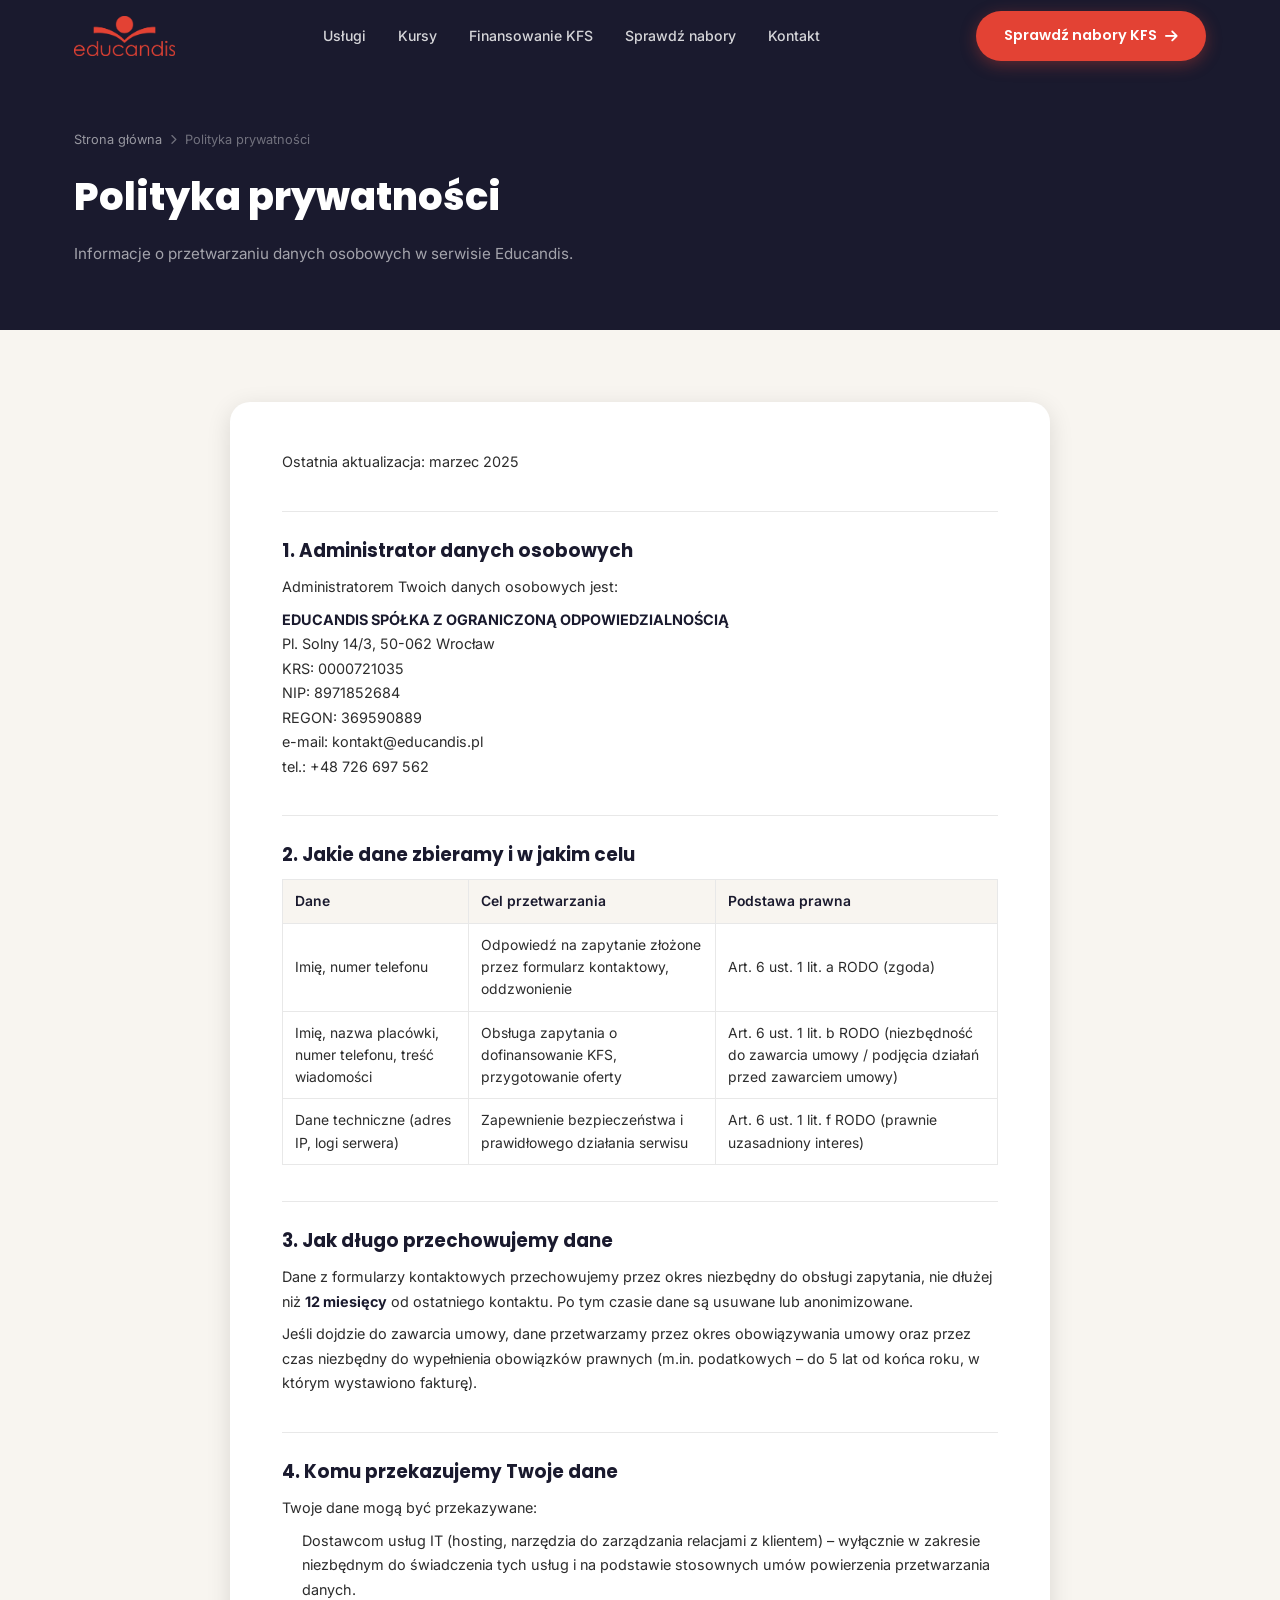
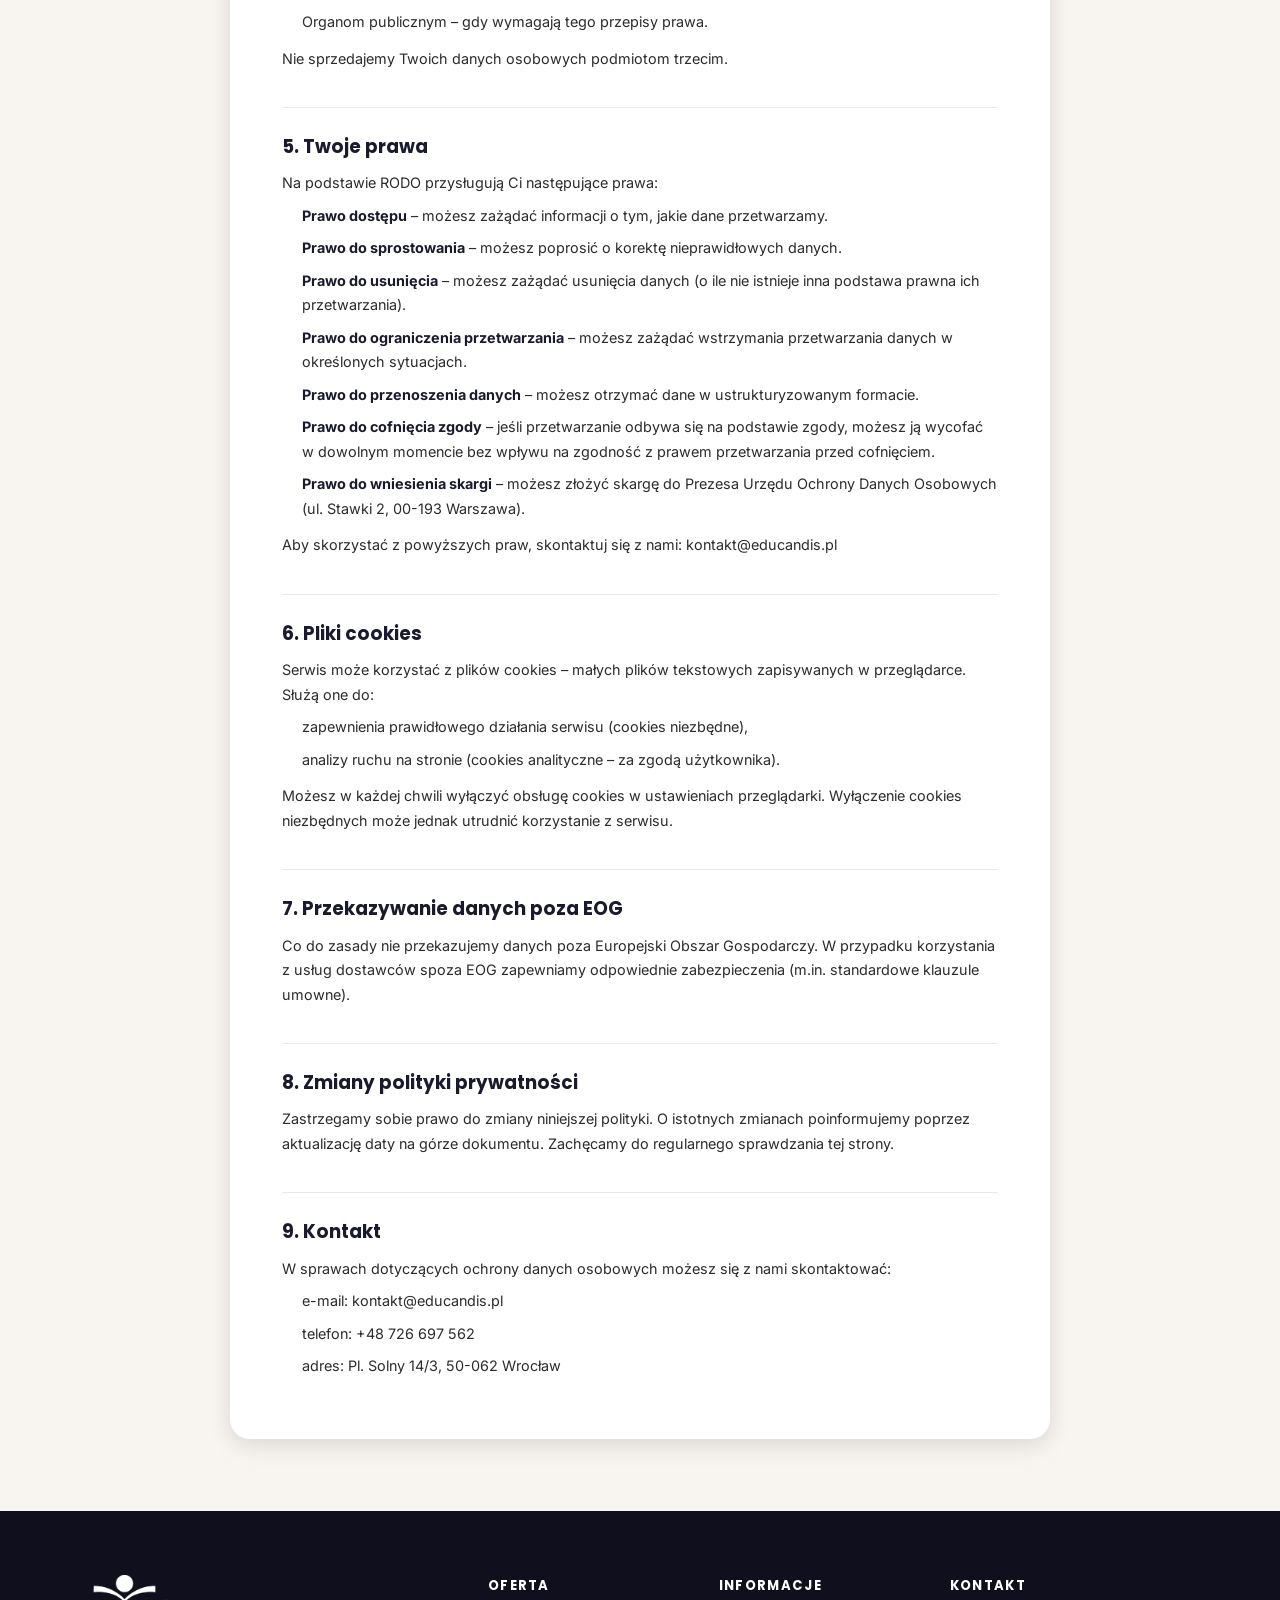
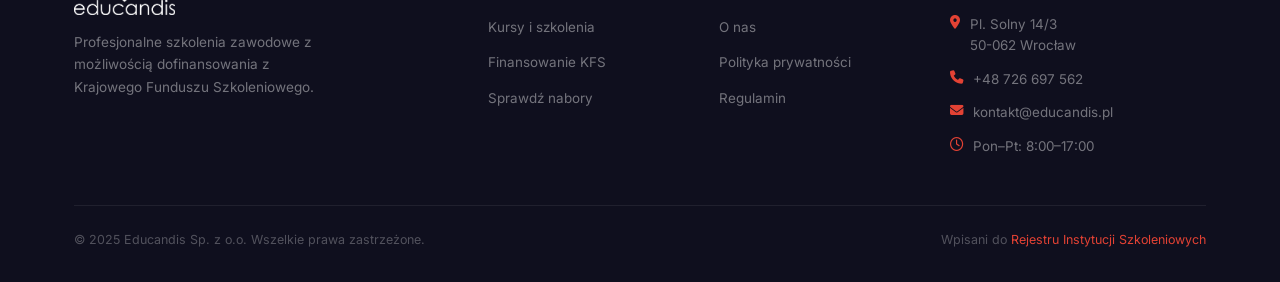
<file: polityka-prywatnosci.html>
<!DOCTYPE html>
<html lang="pl">
<head>
  <meta charset="UTF-8" />
  <meta name="viewport" content="width=device-width, initial-scale=1.0" />
  <title>Polityka prywatności – Educandis</title>
  <meta name="description" content="Polityka prywatności serwisu Educandis – informacje o przetwarzaniu danych osobowych." />

  <link rel="preconnect" href="https://fonts.googleapis.com" />
  <link rel="preconnect" href="https://fonts.gstatic.com" crossorigin />
  <link href="https://fonts.googleapis.com/css2?family=Poppins:wght@400;600;700;800&family=Inter:wght@400;500;600&display=swap" rel="stylesheet" />
  <link rel="stylesheet" href="https://cdnjs.cloudflare.com/ajax/libs/font-awesome/6.5.0/css/all.min.css" />
  <link rel="stylesheet" href="css/style.css" />
  <link rel="stylesheet" href="css/animations.css" />
  <link rel="stylesheet" href="css/responsive.css" />

  <style>
    .page-hero {
      background: var(--color-dark);
      padding-block: 130px 64px;
    }
    .page-hero-title {
      font-family: var(--font-heading);
      font-size: clamp(1.8rem, 3vw, 2.6rem);
      font-weight: 800;
      color: var(--color-white);
      margin-top: 12px;
      margin-bottom: 14px;
    }
    .page-hero-desc {
      font-size: .95rem;
      color: rgba(255,255,255,.6);
      line-height: 1.6;
    }
    .breadcrumb {
      display: flex; align-items: center; gap: 8px;
      font-size: .8rem; color: rgba(255,255,255,.38); margin-bottom: 16px;
    }
    .breadcrumb a { color: rgba(255,255,255,.55); }
    .breadcrumb i { font-size: .65rem; }

    .pp-section {
      padding-block: 72px;
      background: var(--color-light-bg);
    }
    .pp-card {
      background: var(--color-white);
      border-radius: var(--radius-lg);
      padding: 48px 52px;
      box-shadow: var(--shadow-md);
      max-width: 820px;
      margin-inline: auto;
    }
    .pp-card h2 {
      font-family: var(--font-heading);
      font-size: 1.15rem;
      font-weight: 700;
      color: var(--color-dark);
      margin-top: 36px;
      margin-bottom: 10px;
      padding-top: 24px;
      border-top: 1px solid var(--color-gray-light);
    }
    .pp-card h2:first-child { margin-top: 0; padding-top: 0; border-top: none; }
    .pp-card p, .pp-card li {
      font-size: .9rem;
      color: var(--color-text);
      line-height: 1.7;
      margin-bottom: 8px;
    }
    .pp-card ul { padding-left: 20px; margin-bottom: 12px; }
    .pp-card strong { color: var(--color-dark); }
    .pp-card table {
      width: 100%; border-collapse: collapse; margin-bottom: 16px; font-size: .87rem;
    }
    .pp-card th, .pp-card td {
      text-align: left; padding: 10px 12px;
      border: 1px solid var(--color-gray-light);
    }
    .pp-card th { background: var(--color-light-bg); font-weight: 600; color: var(--color-dark); }
    .pp-updated {
      font-size: .8rem; color: var(--color-text-muted); margin-bottom: 28px;
    }
    @media (max-width: 768px) {
      .pp-card { padding: 28px 20px; }
    }
  </style>
</head>
<body>

<div id="page-loader">
  <div class="loader-logo">Edu<span>candis</span></div>
  <div class="loader-bar"><div class="loader-bar-fill"></div></div>
</div>

<nav class="mobile-nav">
  <a href="index.html">Strona główna</a>
  <a href="kursy.html">Kursy</a>
  <a href="finansowanie.html">Finansowanie KFS</a>
  <a href="powiat.html">Sprawdź nabory</a>
  <a href="kontakt.html">Kontakt</a>
  <a href="powiat.html" class="btn btn-primary">Sprawdź nabory KFS</a>
</nav>

<header class="navbar" role="banner">
  <div class="container">
    <a href="index.html" class="nav-logo">
      <img src="Logo/EDUCANDIS_samo.png" alt="Logo Educandis" />
    </a>
    <nav class="nav-links">
      <a href="index.html#uslugi">Usługi</a>
      <a href="kursy.html">Kursy</a>
      <a href="finansowanie.html">Finansowanie KFS</a>
      <a href="powiat.html">Sprawdź nabory</a>
      <a href="kontakt.html">Kontakt</a>
    </nav>
    <a href="powiat.html" class="btn btn-primary nav-cta">
      Sprawdź nabory KFS <i class="fa-solid fa-arrow-right"></i>
    </a>
    <button class="hamburger" aria-label="Otwórz menu">
      <span></span><span></span><span></span>
    </button>
  </div>
</header>

<section class="page-hero">
  <div class="container">
    <div class="breadcrumb">
      <a href="index.html">Strona główna</a>
      <i class="fa-solid fa-chevron-right"></i>
      <span>Polityka prywatności</span>
    </div>
    <h1 class="page-hero-title">Polityka prywatności</h1>
    <p class="page-hero-desc">Informacje o przetwarzaniu danych osobowych w serwisie Educandis.</p>
  </div>
</section>

<section class="pp-section">
  <div class="container">
    <div class="pp-card">
      <p class="pp-updated">Ostatnia aktualizacja: marzec 2025</p>

      <h2>1. Administrator danych osobowych</h2>
      <p>Administratorem Twoich danych osobowych jest:</p>
      <p>
        <strong>EDUCANDIS SPÓŁKA Z OGRANICZONĄ ODPOWIEDZIALNOŚCIĄ</strong><br />
        Pl. Solny 14/3, 50-062 Wrocław<br />
        KRS: 0000721035<br />
        NIP: 8971852684<br />
        REGON: 369590889<br />
        e-mail: <a href="mailto:kontakt@educandis.pl">kontakt@educandis.pl</a><br />
        tel.: <a href="tel:+48726697562">+48 726 697 562</a>
      </p>

      <h2>2. Jakie dane zbieramy i w jakim celu</h2>
      <table>
        <thead>
          <tr>
            <th>Dane</th>
            <th>Cel przetwarzania</th>
            <th>Podstawa prawna</th>
          </tr>
        </thead>
        <tbody>
          <tr>
            <td>Imię, numer telefonu</td>
            <td>Odpowiedź na zapytanie złożone przez formularz kontaktowy, oddzwonienie</td>
            <td>Art. 6 ust. 1 lit. a RODO (zgoda)</td>
          </tr>
          <tr>
            <td>Imię, nazwa placówki, numer telefonu, treść wiadomości</td>
            <td>Obsługa zapytania o dofinansowanie KFS, przygotowanie oferty</td>
            <td>Art. 6 ust. 1 lit. b RODO (niezbędność do zawarcia umowy / podjęcia działań przed zawarciem umowy)</td>
          </tr>
          <tr>
            <td>Dane techniczne (adres IP, logi serwera)</td>
            <td>Zapewnienie bezpieczeństwa i prawidłowego działania serwisu</td>
            <td>Art. 6 ust. 1 lit. f RODO (prawnie uzasadniony interes)</td>
          </tr>
        </tbody>
      </table>

      <h2>3. Jak długo przechowujemy dane</h2>
      <p>Dane z formularzy kontaktowych przechowujemy przez okres niezbędny do obsługi zapytania, nie dłużej niż <strong>12 miesięcy</strong> od ostatniego kontaktu. Po tym czasie dane są usuwane lub anonimizowane.</p>
      <p>Jeśli dojdzie do zawarcia umowy, dane przetwarzamy przez okres obowiązywania umowy oraz przez czas niezbędny do wypełnienia obowiązków prawnych (m.in. podatkowych – do 5 lat od końca roku, w którym wystawiono fakturę).</p>

      <h2>4. Komu przekazujemy Twoje dane</h2>
      <p>Twoje dane mogą być przekazywane:</p>
      <ul>
        <li>Dostawcom usług IT (hosting, narzędzia do zarządzania relacjami z klientem) – wyłącznie w zakresie niezbędnym do świadczenia tych usług i na podstawie stosownych umów powierzenia przetwarzania danych.</li>
        <li>Organom publicznym – gdy wymagają tego przepisy prawa.</li>
      </ul>
      <p>Nie sprzedajemy Twoich danych osobowych podmiotom trzecim.</p>

      <h2>5. Twoje prawa</h2>
      <p>Na podstawie RODO przysługują Ci następujące prawa:</p>
      <ul>
        <li><strong>Prawo dostępu</strong> – możesz zażądać informacji o tym, jakie dane przetwarzamy.</li>
        <li><strong>Prawo do sprostowania</strong> – możesz poprosić o korektę nieprawidłowych danych.</li>
        <li><strong>Prawo do usunięcia</strong> – możesz zażądać usunięcia danych (o ile nie istnieje inna podstawa prawna ich przetwarzania).</li>
        <li><strong>Prawo do ograniczenia przetwarzania</strong> – możesz zażądać wstrzymania przetwarzania danych w określonych sytuacjach.</li>
        <li><strong>Prawo do przenoszenia danych</strong> – możesz otrzymać dane w ustrukturyzowanym formacie.</li>
        <li><strong>Prawo do cofnięcia zgody</strong> – jeśli przetwarzanie odbywa się na podstawie zgody, możesz ją wycofać w dowolnym momencie bez wpływu na zgodność z prawem przetwarzania przed cofnięciem.</li>
        <li><strong>Prawo do wniesienia skargi</strong> – możesz złożyć skargę do Prezesa Urzędu Ochrony Danych Osobowych (ul. Stawki 2, 00-193 Warszawa).</li>
      </ul>
      <p>Aby skorzystać z powyższych praw, skontaktuj się z nami: <a href="mailto:kontakt@educandis.pl">kontakt@educandis.pl</a></p>

      <h2>6. Pliki cookies</h2>
      <p>Serwis może korzystać z plików cookies – małych plików tekstowych zapisywanych w przeglądarce. Służą one do:</p>
      <ul>
        <li>zapewnienia prawidłowego działania serwisu (cookies niezbędne),</li>
        <li>analizy ruchu na stronie (cookies analityczne – za zgodą użytkownika).</li>
      </ul>
      <p>Możesz w każdej chwili wyłączyć obsługę cookies w ustawieniach przeglądarki. Wyłączenie cookies niezbędnych może jednak utrudnić korzystanie z serwisu.</p>

      <h2>7. Przekazywanie danych poza EOG</h2>
      <p>Co do zasady nie przekazujemy danych poza Europejski Obszar Gospodarczy. W przypadku korzystania z usług dostawców spoza EOG zapewniamy odpowiednie zabezpieczenia (m.in. standardowe klauzule umowne).</p>

      <h2>8. Zmiany polityki prywatności</h2>
      <p>Zastrzegamy sobie prawo do zmiany niniejszej polityki. O istotnych zmianach poinformujemy poprzez aktualizację daty na górze dokumentu. Zachęcamy do regularnego sprawdzania tej strony.</p>

      <h2>9. Kontakt</h2>
      <p>W sprawach dotyczących ochrony danych osobowych możesz się z nami skontaktować:</p>
      <ul>
        <li>e-mail: <a href="mailto:kontakt@educandis.pl">kontakt@educandis.pl</a></li>
        <li>telefon: <a href="tel:+48726697562">+48 726 697 562</a></li>
        <li>adres: Pl. Solny 14/3, 50-062 Wrocław</li>
      </ul>
    </div>
  </div>
</section>

<footer role="contentinfo">
  <div class="container">
    <div class="footer-grid">
      <div class="footer-brand">
        <a href="index.html" class="nav-logo">
          <img src="Logo/EDUCANDIS_samo.png" alt="Educandis" style="filter:brightness(0) invert(1)" />
        </a>
        <p>Profesjonalne szkolenia zawodowe z możliwością dofinansowania z Krajowego Funduszu Szkoleniowego.</p>
      </div>
      <div>
        <div class="footer-col-title">Oferta</div>
        <ul class="footer-links">
          <li><a href="kursy.html">Kursy i szkolenia</a></li>
          <li><a href="finansowanie.html">Finansowanie KFS</a></li>
          <li><a href="powiat.html">Sprawdź nabory</a></li>
        </ul>
      </div>
      <div>
        <div class="footer-col-title">Informacje</div>
        <ul class="footer-links">
          <li><a href="#">O nas</a></li>
          <li><a href="polityka-prywatnosci.html">Polityka prywatności</a></li>
          <li><a href="#">Regulamin</a></li>
        </ul>
      </div>
      <div>
        <div class="footer-col-title">Kontakt</div>
        <ul class="footer-contact-list">
          <li class="footer-contact-item">
            <i class="fa-solid fa-location-dot footer-contact-icon"></i>
            <span>Pl. Solny 14/3<br />50-062 Wrocław</span>
          </li>
          <li class="footer-contact-item">
            <i class="fa-solid fa-phone footer-contact-icon"></i>
            <a href="tel:+48726697562">+48 726 697 562</a>
          </li>
          <li class="footer-contact-item">
            <i class="fa-solid fa-envelope footer-contact-icon"></i>
            <a href="mailto:kontakt@educandis.pl">kontakt@educandis.pl</a>
          </li>
          <li class="footer-contact-item">
            <i class="fa-regular fa-clock footer-contact-icon"></i>
            <span>Pon–Pt: 8:00–17:00</span>
          </li>
        </ul>
      </div>
    </div>
    <div class="footer-bottom">
      <p>&copy; 2025 Educandis Sp. z o.o. Wszelkie prawa zastrzeżone.</p>
      <p>Wpisani do <a href="https://stor.praca.gov.pl/portal/" target="_blank" rel="noopener">Rejestru Instytucji Szkoleniowych</a></p>
    </div>
  </div>
</footer>

<script src="js/main.js"></script>
<script src="js/puzzle.js"></script>
</body>
</html>
</file>
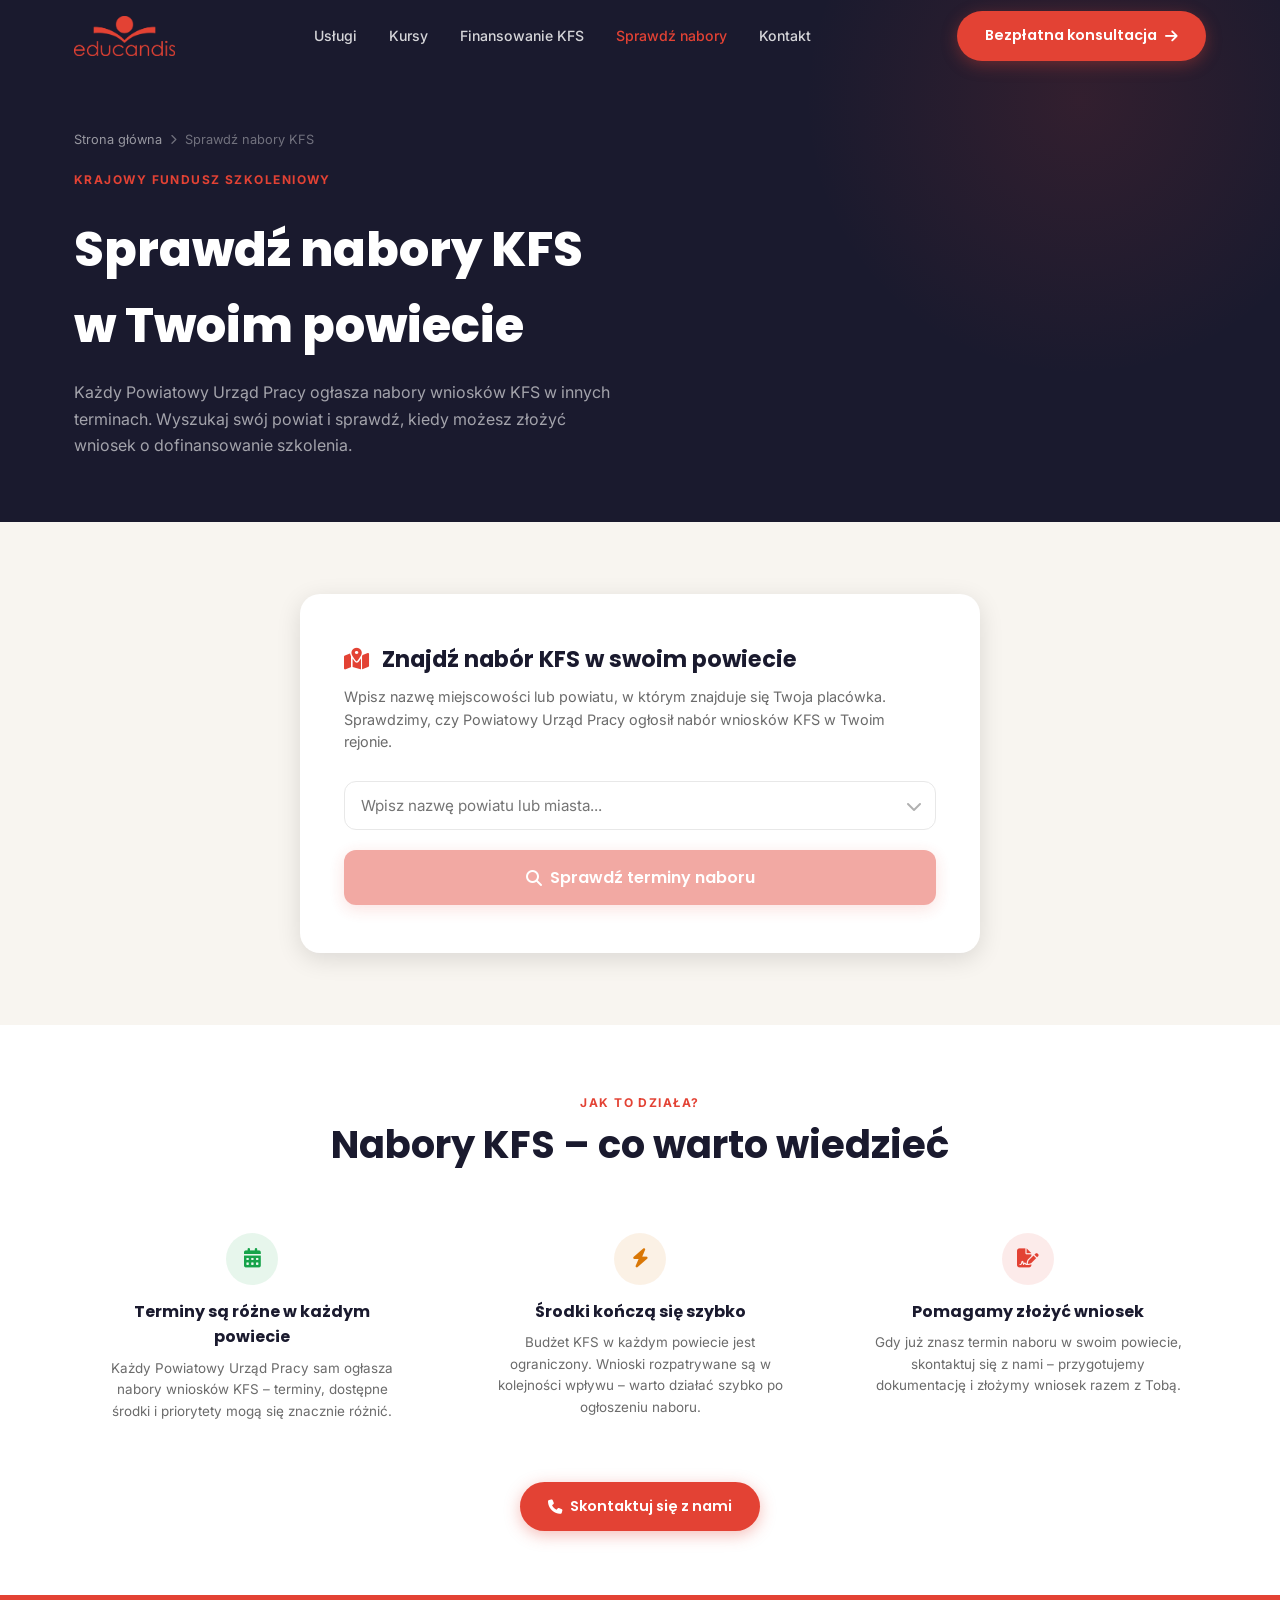
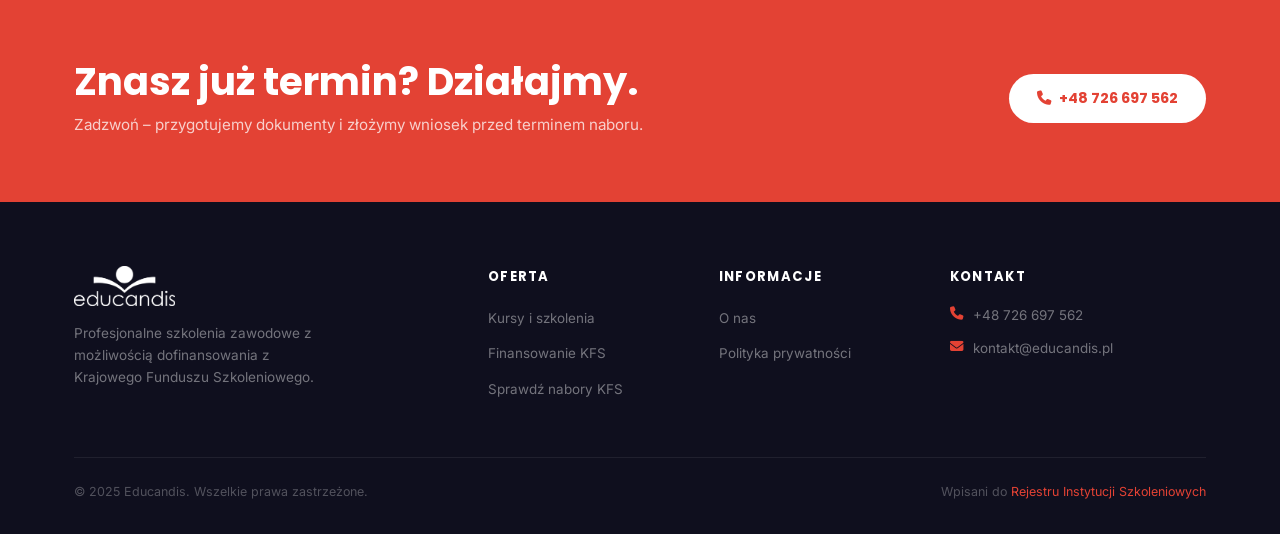
<file: powiat.html>
<!DOCTYPE html>
<html lang="pl">
<head>
  <meta charset="UTF-8" />
  <meta name="viewport" content="width=device-width, initial-scale=1.0" />
  <title>Sprawdź nabory KFS w Twoim powiecie – Educandis</title>
  <meta name="description" content="Sprawdź kiedy Twój Powiatowy Urząd Pracy prowadzi nabory wniosków KFS na szkolenia. Wybierz powiat i dowiedz się o aktualnych terminach." />

  <link rel="preconnect" href="https://fonts.googleapis.com" />
  <link rel="preconnect" href="https://fonts.gstatic.com" crossorigin />
  <link href="https://fonts.googleapis.com/css2?family=Poppins:wght@400;600;700;800&family=Inter:wght@400;500;600&display=swap" rel="stylesheet" />
  <link rel="stylesheet" href="https://cdnjs.cloudflare.com/ajax/libs/font-awesome/6.5.0/css/all.min.css" />

  <link rel="stylesheet" href="css/style.css" />
  <link rel="stylesheet" href="css/animations.css" />
  <link rel="stylesheet" href="css/responsive.css" />

  <style>
    /* ---- Page hero ---- */
    .page-hero {
      background: var(--color-dark);
      padding-block: 130px 64px;
      position: relative;
      overflow: hidden;
    }
    .page-hero::before {
      content: '';
      position: absolute;
      width: 600px; height: 600px;
      border-radius: 50%;
      background: radial-gradient(circle, rgba(227,66,52,.12) 0%, transparent 65%);
      top: -200px; right: -100px;
      pointer-events: none;
    }
    .page-hero-inner { position: relative; z-index: 1; }
    .page-hero-title {
      font-family: var(--font-heading);
      font-size: clamp(2rem, 4vw, 3rem);
      font-weight: 800;
      color: var(--color-white);
      margin-top: 12px;
      margin-bottom: 14px;
    }
    .page-hero-desc {
      font-size: 1rem;
      color: rgba(255,255,255,.6);
      max-width: 540px;
      line-height: 1.65;
    }
    .breadcrumb {
      display: flex;
      align-items: center;
      gap: 8px;
      font-size: .8rem;
      color: rgba(255,255,255,.38);
      margin-bottom: 16px;
    }
    .breadcrumb a { color: rgba(255,255,255,.55); transition: color .2s; }
    .breadcrumb a:hover { color: var(--color-primary); }
    .breadcrumb i { font-size: .65rem; }

    /* ---- Main checker section ---- */
    .checker-section {
      padding-block: 72px;
      background: var(--color-light-bg);
    }

    .checker-card {
      background: var(--color-white);
      border-radius: var(--radius-lg);
      padding: 48px 44px;
      box-shadow: var(--shadow-md);
      max-width: 680px;
      margin-inline: auto;
    }

    .checker-title {
      font-family: var(--font-heading);
      font-size: 1.4rem;
      font-weight: 700;
      color: var(--color-dark);
      margin-bottom: 8px;
    }
    .checker-sub {
      font-size: .9rem;
      color: var(--color-text-muted);
      margin-bottom: 28px;
      line-height: 1.55;
    }

    /* Searchable select wrapper */
    .select-wrapper {
      position: relative;
      margin-bottom: 20px;
    }
    .select-search-input {
      width: 100%;
      padding: 14px 48px 14px 16px;
      border: 1.5px solid var(--color-gray-light);
      border-radius: var(--radius-md);
      font-family: var(--font-body);
      font-size: .95rem;
      color: var(--color-text);
      background: var(--color-white);
      outline: none;
      transition: border-color .2s;
    }
    .select-search-input:focus {
      border-color: var(--color-primary);
    }
    .select-search-icon {
      position: absolute;
      right: 14px;
      top: 50%;
      transform: translateY(-50%);
      color: var(--color-gray);
      pointer-events: none;
    }
    .select-dropdown {
      display: none;
      position: absolute;
      top: calc(100% + 4px);
      left: 0; right: 0;
      background: var(--color-white);
      border: 1.5px solid var(--color-gray-light);
      border-radius: var(--radius-md);
      max-height: 280px;
      overflow-y: auto;
      z-index: 50;
      box-shadow: var(--shadow-md);
    }
    .select-dropdown.open { display: block; }
    .select-option {
      padding: 11px 16px;
      font-size: .9rem;
      cursor: pointer;
      transition: background .15s;
      border-bottom: 1px solid var(--color-gray-light);
    }
    .select-option:last-child { border-bottom: none; }
    .select-option:hover,
    .select-option.highlighted { background: rgba(227,66,52,.07); }
    .select-option.selected {
      background: rgba(227,66,52,.1);
      color: var(--color-primary);
      font-weight: 600;
    }
    .select-option-empty {
      padding: 16px;
      text-align: center;
      color: var(--color-text-muted);
      font-size: .85rem;
    }

    /* Selected pill */
    .selected-powiat-pill {
      display: none;
      align-items: center;
      gap: 8px;
      padding: 8px 14px;
      background: rgba(227,66,52,.1);
      border: 1.5px solid rgba(227,66,52,.25);
      border-radius: 50px;
      margin-bottom: 20px;
      font-size: .88rem;
      font-weight: 600;
      color: var(--color-primary);
    }
    .selected-powiat-pill.visible { display: inline-flex; }
    .pill-clear {
      cursor: pointer;
      color: var(--color-primary);
      font-size: .8rem;
      margin-left: 4px;
      opacity: .7;
      transition: opacity .2s;
    }
    .pill-clear:hover { opacity: 1; }

    .checker-btn {
      width: 100%;
      padding: 15px;
      font-size: 1rem;
      border-radius: var(--radius-md);
      justify-content: center;
    }
    .checker-btn:disabled {
      opacity: .45;
      cursor: not-allowed;
      transform: none !important;
    }

    /* ---- Rate limit warning ---- */
    .rate-limit-bar {
      display: flex;
      align-items: center;
      gap: 10px;
      margin-bottom: 16px;
      font-size: .8rem;
      color: var(--color-text-muted);
    }
    .rate-dots {
      display: flex;
      gap: 5px;
    }
    .rate-dot {
      width: 10px; height: 10px;
      border-radius: 50%;
      background: var(--color-gray-light);
      transition: background .3s;
    }
    .rate-dot.used { background: var(--color-primary); }
    .rate-limit-text { margin-left: auto; }

    /* ---- Result box ---- */
    #result-box {
      margin-top: 28px;
      display: none;
    }
    #result-box.visible { display: block; }

    .result-loading {
      display: flex;
      align-items: center;
      gap: 12px;
      padding: 20px;
      background: var(--color-light-bg);
      border-radius: var(--radius-md);
      font-size: .9rem;
      color: var(--color-text-muted);
    }
    .spinner {
      width: 22px; height: 22px;
      border: 3px solid var(--color-gray-light);
      border-top-color: var(--color-primary);
      border-radius: 50%;
      animation: spin .8s linear infinite;
    }
    @keyframes spin { to { transform: rotate(360deg); } }

    .result-success {
      border: 1.5px solid rgba(34,197,94,.3);
      border-radius: var(--radius-md);
      overflow: hidden;
    }
    .result-success-header {
      background: rgba(34,197,94,.08);
      padding: 16px 20px;
      display: flex;
      align-items: center;
      gap: 10px;
    }
    .result-success-header i { color: #16a34a; font-size: 1.1rem; }
    .result-success-header strong {
      font-family: var(--font-heading);
      font-size: .95rem;
      color: var(--color-dark);
    }
    .result-success-body {
      padding: 20px;
    }
    .result-dates {
      display: flex;
      flex-direction: column;
      gap: 10px;
    }
    .result-date-item {
      display: flex;
      align-items: flex-start;
      gap: 12px;
      padding: 12px 14px;
      background: var(--color-light-bg);
      border-radius: var(--radius-sm);
    }
    .result-date-icon {
      color: var(--color-primary);
      flex-shrink: 0;
      margin-top: 2px;
    }
    .result-date-label {
      font-size: .78rem;
      font-weight: 700;
      text-transform: uppercase;
      letter-spacing: .06em;
      color: var(--color-text-muted);
      margin-bottom: 3px;
    }
    .result-date-value {
      font-family: var(--font-heading);
      font-size: .95rem;
      font-weight: 700;
      color: var(--color-dark);
    }
    .result-note {
      margin-top: 14px;
      padding: 12px 14px;
      background: rgba(227,66,52,.06);
      border-radius: var(--radius-sm);
      font-size: .82rem;
      color: var(--color-text-muted);
      line-height: 1.55;
    }
    .result-note a { color: var(--color-primary); font-weight: 600; }
    .result-raw {
      margin-top: 12px;
      font-size: .88rem;
      color: var(--color-text);
      line-height: 1.65;
      white-space: pre-wrap;
    }

    .result-none {
      border: 1.5px solid var(--color-gray-light);
      border-radius: var(--radius-md);
      padding: 24px 20px;
      text-align: center;
    }
    .result-none i { font-size: 2rem; color: var(--color-gray); margin-bottom: 12px; }
    .result-none p {
      font-size: .9rem;
      color: var(--color-text-muted);
      line-height: 1.55;
      margin-bottom: 16px;
    }

    .result-error {
      border: 1.5px solid rgba(239,68,68,.3);
      background: rgba(239,68,68,.05);
      border-radius: var(--radius-md);
      padding: 18px 20px;
      display: flex;
      align-items: flex-start;
      gap: 12px;
    }
    .result-error i { color: #dc2626; margin-top: 2px; }
    .result-error p { font-size: .88rem; color: var(--color-text-muted); line-height: 1.55; }

    .result-blocked {
      border: 1.5px solid rgba(245,158,11,.35);
      background: rgba(245,158,11,.06);
      border-radius: var(--radius-md);
      padding: 18px 20px;
      text-align: center;
    }
    .result-blocked p { font-size: .9rem; color: #92400e; line-height: 1.55; }

    /* ---- Info strip ---- */
    .info-strip {
      padding-block: 64px;
      background: var(--color-white);
    }
    .info-strip-grid {
      display: grid;
      grid-template-columns: repeat(3, 1fr);
      gap: 32px;
    }
    .info-item { text-align: center; padding: 24px; }
    .info-item-icon {
      width: 52px; height: 52px;
      border-radius: 50%;
      display: flex; align-items: center; justify-content: center;
      margin: 0 auto 14px;
      font-size: 1.2rem;
    }
    .info-item-icon.green  { background: rgba(22,163,74,.1);  color: #16a34a; }
    .info-item-icon.orange { background: rgba(217,119,6,.1);  color: #d97706; }
    .info-item-icon.red    { background: rgba(227,66,52,.1);  color: #e34234; }
    .info-item-title {
      font-family: var(--font-heading);
      font-weight: 700;
      font-size: 1rem;
      color: var(--color-dark);
      margin-bottom: 8px;
    }
    .info-item-desc {
      font-size: .84rem;
      color: var(--color-text-muted);
      line-height: 1.6;
    }

    /* ---- Inline contact form ---- */
    .icf-wrap {
      margin-top: 16px;
      background: var(--color-light-bg);
      border: 1.5px solid var(--color-gray-light);
      border-radius: var(--radius-md);
      padding: 20px;
    }
    .icf-title {
      font-family: var(--font-heading);
      font-weight: 700;
      font-size: .95rem;
      color: var(--color-dark);
      margin-bottom: 12px;
    }
    .icf-fields {
      display: flex;
      gap: 10px;
      flex-wrap: wrap;
      margin-bottom: 8px;
    }
    .icf-input {
      flex: 1;
      min-width: 140px;
      padding: 11px 14px;
      border: 1.5px solid var(--color-gray-light);
      border-radius: var(--radius-md);
      font-family: var(--font-body);
      font-size: .9rem;
      color: var(--color-text);
      background: var(--color-white);
      outline: none;
      transition: border-color .2s;
    }
    .icf-input:focus { border-color: var(--color-primary); }
    .icf-btn { white-space: nowrap; padding: 11px 20px; font-size: .9rem; }
    .icf-consent {
      display: flex;
      align-items: flex-start;
      gap: 8px;
      font-size: .75rem;
      color: var(--color-text-muted);
      line-height: 1.45;
      margin-bottom: 8px;
      cursor: pointer;
    }
    .icf-consent input[type="checkbox"] { margin-top: 2px; flex-shrink: 0; }
    .icf-consent a { color: var(--color-primary); }
    .icf-sub {
      font-size: .82rem;
      color: var(--color-text-muted);
      margin-bottom: 14px;
      line-height: 1.5;
    }
    .icf-note {
      font-size: .78rem;
      color: var(--color-text-muted);
    }
    .icf-success {
      display: flex;
      align-items: center;
      gap: 8px;
      padding: 10px 0;
      font-weight: 600;
      color: #16a34a;
      font-size: .95rem;
    }

    @media (max-width: 768px) {
      .checker-card { padding: 28px 20px; }
      .info-strip-grid { grid-template-columns: 1fr; gap: 8px; }
      .icf-fields { flex-direction: column; }
      .icf-btn { width: 100%; }
    }
  </style>
</head>
<body>

<!-- PAGE LOADER -->
<div id="page-loader">
  <div class="loader-logo">Edu<span>candis</span></div>
  <div class="loader-bar"><div class="loader-bar-fill"></div></div>
</div>

<!-- MOBILE NAV -->
<nav class="mobile-nav">
  <a href="index.html">Strona główna</a>
  <a href="kursy.html">Kursy</a>
  <a href="finansowanie.html">Finansowanie KFS</a>
  <a href="powiat.html">Sprawdź nabory</a>
  <a href="kontakt.html">Kontakt</a>
  <a href="powiat.html" class="btn btn-primary">Sprawdź nabory KFS</a>
</nav>

<!-- NAVBAR -->
<header class="navbar" role="banner">
  <div class="container">
    <a href="index.html" class="nav-logo">
      <img src="Logo/EDUCANDIS_samo.png" alt="Logo Educandis" />
    </a>
    <nav class="nav-links">
      <a href="index.html#uslugi">Usługi</a>
      <a href="kursy.html">Kursy</a>
      <a href="finansowanie.html">Finansowanie KFS</a>
      <a href="powiat.html" style="color: var(--color-primary)">Sprawdź nabory</a>
      <a href="kontakt.html">Kontakt</a>
    </nav>
    <a href="kontakt.html" class="btn btn-primary nav-cta">
      Bezpłatna konsultacja <i class="fa-solid fa-arrow-right"></i>
    </a>
    <button class="hamburger" aria-label="Otwórz menu">
      <span></span><span></span><span></span>
    </button>
  </div>
</header>

<!-- PAGE HERO -->
<section class="page-hero">
  <div class="container page-hero-inner">
    <div class="breadcrumb">
      <a href="index.html">Strona główna</a>
      <i class="fa-solid fa-chevron-right"></i>
      <span>Sprawdź nabory KFS</span>
    </div>
    <span class="section-label">Krajowy Fundusz Szkoleniowy</span>
    <h1 class="page-hero-title">Sprawdź nabory KFS<br />w Twoim powiecie</h1>
    <p class="page-hero-desc">
      Każdy Powiatowy Urząd Pracy ogłasza nabory wniosków KFS w innych terminach.
      Wyszukaj swój powiat i sprawdź, kiedy możesz złożyć wniosek o dofinansowanie szkolenia.
    </p>
  </div>
</section>

<!-- CHECKER -->
<section class="checker-section">
  <div class="container">

    <div class="checker-card reveal">

      <div class="checker-title">
        <i class="fa-solid fa-map-location-dot" style="color:var(--color-primary);margin-right:8px"></i>
        Znajdź nabór KFS w swoim powiecie
      </div>
      <p class="checker-sub">
        Wpisz nazwę miejscowości lub powiatu, w którym znajduje się Twoja placówka.
        Sprawdzimy, czy Powiatowy Urząd Pracy ogłosił nabór wniosków KFS w Twoim rejonie.
      </p>

      <!-- Rate limit indicator (disabled) -->
      <div class="rate-limit-bar" id="rate-bar" style="display:none"></div>

      <!-- Searchable select -->
      <div class="select-wrapper" id="select-wrapper">
        <input
          type="text"
          id="powiat-search"
          class="select-search-input"
          placeholder="Wpisz nazwę powiatu lub miasta..."
          autocomplete="off"
          aria-label="Wyszukaj powiat"
        />
        <i class="fa-solid fa-chevron-down select-search-icon" id="select-chevron"></i>
        <div class="select-dropdown" id="powiat-dropdown" role="listbox"></div>
      </div>

      <!-- Selected pill -->
      <div class="selected-powiat-pill" id="selected-pill">
        <i class="fa-solid fa-location-dot"></i>
        <span id="pill-name">–</span>
        <span class="pill-clear" id="pill-clear" title="Wyczyść">
          <i class="fa-solid fa-xmark"></i>
        </span>
      </div>

      <!-- Submit button -->
      <button
        class="btn btn-primary checker-btn"
        id="check-btn"
        disabled
        aria-label="Sprawdź terminy naboru KFS"
      >
        <i class="fa-solid fa-magnifying-glass"></i>
        Sprawdź terminy naboru
      </button>

      <!-- Result -->
      <div id="result-box" role="status" aria-live="polite"></div>

    </div>

  </div>
</section>

<!-- INFO STRIP -->
<section class="info-strip">
  <div class="container">
    <div style="text-align:center;margin-bottom:40px">
      <span class="section-label reveal">Jak to działa?</span>
      <h2 class="section-title reveal delay-1">Nabory KFS – co warto wiedzieć</h2>
    </div>
    <div class="info-strip-grid">
      <div class="info-item reveal">
        <div class="info-item-icon green"><i class="fa-solid fa-calendar-days"></i></div>
        <div class="info-item-title">Terminy są różne w każdym powiecie</div>
        <div class="info-item-desc">
          Każdy Powiatowy Urząd Pracy sam ogłasza nabory wniosków KFS –
          terminy, dostępne środki i priorytety mogą się znacznie różnić.
        </div>
      </div>
      <div class="info-item reveal delay-1">
        <div class="info-item-icon orange"><i class="fa-solid fa-bolt"></i></div>
        <div class="info-item-title">Środki kończą się szybko</div>
        <div class="info-item-desc">
          Budżet KFS w każdym powiecie jest ograniczony. Wnioski rozpatrywane są
          w kolejności wpływu – warto działać szybko po ogłoszeniu naboru.
        </div>
      </div>
      <div class="info-item reveal delay-2">
        <div class="info-item-icon red"><i class="fa-solid fa-file-signature"></i></div>
        <div class="info-item-title">Pomagamy złożyć wniosek</div>
        <div class="info-item-desc">
          Gdy już znasz termin naboru w swoim powiecie, skontaktuj się z nami –
          przygotujemy dokumentację i złożymy wniosek razem z Tobą.
        </div>
      </div>
    </div>
    <div style="text-align:center;margin-top:36px">
      <a href="kontakt.html" class="btn btn-primary">
        <i class="fa-solid fa-phone"></i> Skontaktuj się z nami
      </a>
    </div>
  </div>
</section>

<!-- CTA STRIP -->
<section class="contact-strip">
  <div class="container">
    <div class="contact-strip-inner">
      <div class="contact-strip-text">
        <h2 class="section-title" style="color:#fff">Znasz już termin? Działajmy.</h2>
        <p>Zadzwoń – przygotujemy dokumenty i złożymy wniosek przed terminem naboru.</p>
      </div>
      <a href="tel:+48726697562" class="btn btn-white">
        <i class="fa-solid fa-phone"></i> +48 726 697 562
      </a>
    </div>
  </div>
</section>

<!-- FOOTER -->
<footer id="kontakt" role="contentinfo">
  <div class="container">
    <div class="footer-grid">
      <div class="footer-brand">
        <a href="index.html" class="nav-logo">
          <img src="Logo/EDUCANDIS_samo.png" alt="Educandis" style="filter:brightness(0) invert(1)" />
        </a>
        <p>Profesjonalne szkolenia zawodowe z możliwością dofinansowania z Krajowego Funduszu Szkoleniowego.</p>
      </div>
      <div>
        <div class="footer-col-title">Oferta</div>
        <ul class="footer-links">
          <li><a href="kursy.html">Kursy i szkolenia</a></li>
          <li><a href="finansowanie.html">Finansowanie KFS</a></li>
          <li><a href="powiat.html">Sprawdź nabory KFS</a></li>
        </ul>
      </div>
      <div>
        <div class="footer-col-title">Informacje</div>
        <ul class="footer-links">
          <li><a href="index.html#o-nas">O nas</a></li>
          <li><a href="#">Polityka prywatności</a></li>
        </ul>
      </div>
      <div>
        <div class="footer-col-title">Kontakt</div>
        <ul class="footer-contact-list">
          <li class="footer-contact-item">
            <i class="fa-solid fa-phone footer-contact-icon"></i>
            <a href="tel:+48726697562">+48 726 697 562</a>
          </li>
          <li class="footer-contact-item">
            <i class="fa-solid fa-envelope footer-contact-icon"></i>
            <a href="mailto:kontakt@educandis.pl">kontakt@educandis.pl</a>
          </li>
        </ul>
      </div>
    </div>
    <div class="footer-bottom">
      <p>&copy; 2025 Educandis. Wszelkie prawa zastrzeżone.</p>
      <p>Wpisani do <a href="https://stor.praca.gov.pl/portal/" target="_blank" rel="noopener">Rejestru Instytucji Szkoleniowych</a></p>
    </div>
  </div>
</footer>

<script src="js/main.js"></script>
<script src="js/puzzle.js"></script>
<script>
/* ============================================================
   POWIAT CHECKER
   ============================================================ */

const WEBHOOK_URL         = 'https://n8n-lw2o6-u65456.vm.elestio.app/webhook/2c27011e-e145-413d-bfc6-1e5d8ca492ee';
// === PODMIEŃ NA WEBHOOK DO PRZYJMOWANIA KONTAKTÓW ===
const CONTACT_WEBHOOK_URL = '';

/* ---------- Rate limiting (localStorage, per day) ---------- */
function getRateData() {
  try {
    const raw = localStorage.getItem(RATE_KEY);
    if (!raw) return { date: today(), count: 0 };
    const data = JSON.parse(raw);
    // reset daily
    if (data.date !== today()) return { date: today(), count: 0 };
    return data;
  } catch { return { date: today(), count: 0 }; }
}
function saveRateData(data) {
  try { localStorage.setItem(RATE_KEY, JSON.stringify(data)); } catch {}
}
function today() {
  return new Date().toISOString().slice(0, 10);
}
function getRemaining() {
  return Math.max(0, RATE_LIMIT - getRateData().count);
}
function consumeOne() {
  const d = getRateData();
  d.count += 1;
  saveRateData(d);
}

/* ---------- Update rate indicator UI ---------- */
function updateRateUI() {
  const rem = getRemaining();
  for (let i = 1; i <= RATE_LIMIT; i++) {
    const dot = document.getElementById('dot-' + i);
    if (dot) dot.classList.toggle('used', i <= (RATE_LIMIT - rem));
  }
  const textEl = document.getElementById('rate-text');
  if (textEl) textEl.textContent = rem + ' / ' + RATE_LIMIT + ' dziś';
}

/* ---------- Powiat data ---------- */
const POWIATY = [
  {name:"Aleksandrów Kujawski",kod:"ALE"},{name:"Augustów",kod:"AUG"},
  {name:"Bartoszyce",kod:"BAR"},{name:"Będzin",kod:"BED"},{name:"Bełchatów",kod:"BEL"},
  {name:"Biała Podlaska",kod:"BIP"},{name:"Białobrzegi",kod:"BIB"},{name:"Białogard",kod:"BIG"},
  {name:"Białystok",kod:"BIA"},{name:"Bielsko-Biała",kod:"BIE"},{name:"Bielsk Podlaski",kod:"BKP"},
  {name:"Biłgoraj",kod:"BIL"},{name:"Bochnia",kod:"BOC"},{name:"Bolesławiec",kod:"BOL"},
  {name:"Braniewo",kod:"BRA"},{name:"Brodnica",kod:"BRO"},{name:"Brzeg",kod:"BRZ"},
  {name:"Brzesko",kod:"BZK"},{name:"Brzeziny",kod:"BZI"},{name:"Brzozów",kod:"BZO"},
  {name:"Busko-Zdrój",kod:"BUS"},{name:"Bydgoszcz",kod:"BYD"},{name:"Bytom",kod:"BYT"},
  {name:"Bytów",kod:"BYW"},{name:"Chełm",kod:"CHE"},{name:"Chełmno",kod:"CHN"},
  {name:"Chodzież",kod:"CHO"},{name:"Chojnice",kod:"CHJ"},{name:"Chorzów",kod:"CHR"},
  {name:"Choszczno",kod:"CHS"},{name:"Chrzanów",kod:"CHZ"},{name:"Ciechanów",kod:"CIE"},
  {name:"Cieszyn",kod:"CIS"},{name:"Czarnków",kod:"CZA"},{name:"Częstochowa",kod:"CZE"},
  {name:"Człuchów",kod:"CZL"},{name:"Dąbrowa Górnicza",kod:"DAG"},{name:"Dąbrowa Tarnowska",kod:"DAT"},
  {name:"Dębica",kod:"DEB"},{name:"Drawsko Pomorskie",kod:"DRA"},{name:"Działdowo",kod:"DZI"},
  {name:"Dzierżoniów",kod:"DZE"},{name:"Elbląg",kod:"ELB"},{name:"Ełk",kod:"ELK"},
  {name:"Garwolin",kod:"GAR"},{name:"Gdańsk",kod:"GDA"},{name:"Gdynia",kod:"GDY"},
  {name:"Giżycko",kod:"GIZ"},{name:"Gliwice",kod:"GLI"},{name:"Głogów",kod:"GLO"},
  {name:"Głubczyce",kod:"GLU"},{name:"Gniezno",kod:"GNI"},{name:"Gołdap",kod:"GOL"},
  {name:"Goleniów",kod:"GOE"},{name:"Golub-Dobrzyń",kod:"GOD"},{name:"Góra",kod:"GOR"},
  {name:"Gorlice",kod:"GRL"},{name:"Gorzów Wielkopolski",kod:"GOZ"},{name:"Gostyń",kod:"GOS"},
  {name:"Gostynin",kod:"GST"},{name:"Grajewo",kod:"GRA"},{name:"Grodzisk Mazowiecki",kod:"GRM"},
  {name:"Grodzisk Wielkopolski",kod:"GRW"},{name:"Grójec",kod:"GRO"},{name:"Grudziądz",kod:"GRU"},
  {name:"Gryfice",kod:"GRY"},{name:"Gryfino",kod:"GRF"},{name:"Kraków (GUP)",kod:"GUK"},
  {name:"Hajnówka",kod:"HAJ"},{name:"Hrubieszów",kod:"HRU"},{name:"Iława",kod:"ILA"},
  {name:"Inowrocław",kod:"INO"},{name:"Janów Lubelski",kod:"JAN"},{name:"Jarocin",kod:"JAR"},
  {name:"Jarosław",kod:"JRS"},{name:"Jasło",kod:"JAS"},{name:"Jastrzębie-Zdrój",kod:"JAZ"},
  {name:"Jawor",kod:"JAW"},{name:"Jaworzno",kod:"JWZ"},{name:"Jędrzejów",kod:"JED"},
  {name:"Jelenia Góra",kod:"JEL"},{name:"Kalisz",kod:"KAL"},{name:"Kamienna Góra",kod:"KAM"},
  {name:"Kamień Pomorski",kod:"KAP"},{name:"Kartuzy",kod:"KAR"},{name:"Katowice",kod:"KAT"},
  {name:"Kazimierza Wielka",kod:"KAZ"},{name:"Kędzierzyn-Koźle",kod:"KED"},{name:"Kępno",kod:"KEP"},
  {name:"Kętrzyn",kod:"KET"},{name:"Kielce",kod:"KIE"},{name:"Kłobuck",kod:"KLO"},
  {name:"Kłodzko",kod:"KLD"},{name:"Kluczbork",kod:"KLU"},{name:"Kolbuszowa",kod:"KOL"},
  {name:"Kolno",kod:"KLN"},{name:"Koło",kod:"KOO"},{name:"Kołobrzeg",kod:"KOB"},
  {name:"Konin",kod:"KON"},{name:"Końskie",kod:"KOK"},{name:"Kościan",kod:"KOS"},
  {name:"Kościerzyna",kod:"KSC"},{name:"Koszalin",kod:"KSZ"},{name:"Kozienice",kod:"KOZ"},
  {name:"Krapkowice",kod:"KRA"},{name:"Kraśnik",kod:"KRS"},{name:"Krasnystaw",kod:"KRY"},
  {name:"Krosno",kod:"KRO"},{name:"Krosno Odrzańskie",kod:"KRD"},{name:"Krotoszyn",kod:"KRT"},
  {name:"Kutno",kod:"KUT"},{name:"Kwidzyn",kod:"KWI"},{name:"Łańcut",kod:"LAN"},
  {name:"Łask",kod:"LAS"},{name:"Lębork",kod:"LEB"},{name:"Łęczna",kod:"LEC"},
  {name:"Łęczyca",kod:"LEZ"},{name:"Legionowo",kod:"LEG"},{name:"Legnica",kod:"LGN"},
  {name:"Lesko",kod:"LES"},{name:"Leszno",kod:"LSZ"},{name:"Leżajsk",kod:"LEJ"},
  {name:"Lidzbark Warmiński",kod:"LID"},{name:"Limanowa",kod:"LIM"},{name:"Lipno",kod:"LIP"},
  {name:"Lipsko",kod:"LPS"},{name:"Łobez",kod:"LOB"},{name:"Łódź",kod:"LOD"},
  {name:"Łódź-Wschód",kod:"LDW"},{name:"Łomża",kod:"LOM"},{name:"Łosice",kod:"LOS"},
  {name:"Łowicz",kod:"LOW"},{name:"Lubaczów",kod:"LCZ"},{name:"Lubań",kod:"LBN"},
  {name:"Lubartów",kod:"LBR"},{name:"Lubin",kod:"LBI"},{name:"Lublin",kod:"LUB"},
  {name:"Lubliniec",kod:"LBL"},{name:"Łuków",kod:"LUK"},{name:"Lwówek Śląski",kod:"LWO"},
  {name:"Maków Mazowiecki",kod:"MAK"},{name:"Malbork",kod:"MAL"},{name:"Miechów",kod:"MIE"},
  {name:"Międzychód",kod:"MIZ"},{name:"Międzyrzecz",kod:"MIR"},{name:"Mielec",kod:"MIL"},
  {name:"Mikołów",kod:"MIK"},{name:"Milicz",kod:"MIC"},{name:"Mińsk Mazowiecki",kod:"MIN"},
  {name:"Mława",kod:"MLA"},{name:"Mogilno",kod:"MOG"},{name:"Mońki",kod:"MON"},
  {name:"Mrągowo",kod:"MRA"},{name:"Kielce (MUP)",kod:"MKI"},{name:"Lublin (MUP)",kod:"MLU"},
  {name:"Olsztyn (MUP)",kod:"MOL"},{name:"Płock (MUP)",kod:"MPL"},{name:"Toruń (MUP)",kod:"MTO"},
  {name:"Myślenice",kod:"MYS"},{name:"Myślibórz",kod:"MYL"},{name:"Mysłowice",kod:"MYO"},
  {name:"Myszków",kod:"MYZ"},{name:"Nakło nad Notecią",kod:"NAK"},{name:"Namysłów",kod:"NAM"},
  {name:"Nowy Dwór Gdański",kod:"NDG"},{name:"Nowy Dwór Mazowiecki",kod:"NDM"},
  {name:"Nidzica",kod:"NID"},{name:"Nisko",kod:"NIS"},{name:"Nowa Sól",kod:"NOS"},
  {name:"Nowe Miasto Lubawskie",kod:"NML"},{name:"Nowy Sącz",kod:"NSA"},{name:"Nowy Targ",kod:"NTA"},
  {name:"Nowy Tomyśl",kod:"NTO"},{name:"Nysa",kod:"NYS"},{name:"Oborniki",kod:"OBO"},
  {name:"Oława",kod:"OLA"},{name:"Olecko",kod:"OLE"},{name:"Oleśnica",kod:"OLN"},
  {name:"Olesno",kod:"OLS"},{name:"Olkusz",kod:"OLK"},{name:"Opatów",kod:"OPA"},
  {name:"Opoczno",kod:"OPZ"},{name:"Opole",kod:"OPO"},{name:"Opole Lubelskie",kod:"OPL"},
  {name:"Ostróda",kod:"OST"},{name:"Ostrołęka",kod:"OSL"},{name:"Ostrowiec Świętokrzyski",kod:"OSW"},
  {name:"Ostrów Mazowiecka",kod:"OSM"},{name:"Ostrów Wielkopolski",kod:"OWP"},
  {name:"Ostrzeszów",kod:"OSZ"},{name:"Oświęcim",kod:"OWC"},{name:"Otwock",kod:"OTW"},
  {name:"Ożarów Mazowiecki",kod:"OZA"},{name:"Pabianice",kod:"PAB"},{name:"Pajęczno",kod:"PAJ"},
  {name:"Parczew",kod:"PAR"},{name:"Piaseczno",kod:"PIA"},{name:"Piekary Śląskie",kod:"PIE"},
  {name:"Piła",kod:"PIL"},{name:"Pińczów",kod:"PIN"},{name:"Piotrków Trybunalski",kod:"PIO"},
  {name:"Pisz",kod:"PIS"},{name:"Pleszew",kod:"PLE"},{name:"Płock",kod:"PLO"},
  {name:"Płońsk",kod:"PLN"},{name:"Poddębice",kod:"POD"},{name:"Police",kod:"POL"},
  {name:"Polkowice",kod:"POK"},{name:"Poznań",kod:"POZ"},{name:"Proszowice",kod:"PRO"},
  {name:"Prudnik",kod:"PRU"},{name:"Pruszków",kod:"PRS"},{name:"Przasnysz",kod:"PRZ"},
  {name:"Przemyśl",kod:"PRE"},{name:"Przeworsk",kod:"PRW"},{name:"Przysucha",kod:"PZS"},
  {name:"Pszczyna",kod:"PCZ"},{name:"Puck",kod:"PUC"},{name:"Puławy",kod:"PUL"},
  {name:"Pułtusk",kod:"PUT"},{name:"Pyrzyce",kod:"PYR"},{name:"Racibórz",kod:"RAC"},
  {name:"Radom",kod:"RAD"},{name:"Radomsko",kod:"RDS"},{name:"Radziejów",kod:"RAZ"},
  {name:"Radzyń Podlaski",kod:"RAP"},{name:"Rawa Mazowiecka",kod:"RAW"},{name:"Rawicz",kod:"RWC"},
  {name:"Ropczyce",kod:"ROP"},{name:"Ruda Śląska",kod:"RUD"},{name:"Rybnik",kod:"RYB"},
  {name:"Ryki",kod:"RYK"},{name:"Rypin",kod:"RYP"},{name:"Rzeszów",kod:"RZE"},
  {name:"Sandomierz",kod:"SAN"},{name:"Sanok",kod:"SAK"},{name:"Sejny",kod:"SEJ"},
  {name:"Sępólno Krajeńskie",kod:"SEP"},{name:"Siedlce",kod:"SIE"},
  {name:"Siemianowice Śląskie",kod:"SIM"},{name:"Siemiatycze",kod:"SMT"},
  {name:"Sieradz",kod:"SIR"},{name:"Sierpc",kod:"SRP"},{name:"Skarżysko-Kamienna",kod:"SKA"},
  {name:"Skierniewice",kod:"SKI"},{name:"Sławno",kod:"SLA"},{name:"Słubice",kod:"SLU"},
  {name:"Słupca",kod:"SLP"},{name:"Słupsk",kod:"SLS"},{name:"Sochaczew",kod:"SOC"},
  {name:"Sokółka",kod:"SOK"},{name:"Sokołów Podlaski",kod:"SOP"},{name:"Sosnowiec",kod:"SOS"},
  {name:"Śrem",kod:"SRE"},{name:"Środa Śląska",kod:"SRS"},{name:"Środa Wielkopolska",kod:"SRW"},
  {name:"Stalowa Wola",kod:"STA"},{name:"Starachowice",kod:"STR"},{name:"Stargard",kod:"STG"},
  {name:"Starogard Gdański",kod:"SGD"},{name:"Staszów",kod:"STZ"},
  {name:"Strzelce Krajeńskie",kod:"STK"},{name:"Strzelce Opolskie",kod:"STO"},
  {name:"Strzelin",kod:"STL"},{name:"Strzyżów",kod:"STY"},{name:"Sucha Beskidzka",kod:"SUC"},
  {name:"Sulęcin",kod:"SUL"},{name:"Nowy Sącz (SUP)",kod:"SNS"},{name:"Suwałki",kod:"SUW"},
  {name:"Świdnica",kod:"SWI"},{name:"Świdnik",kod:"SWD"},{name:"Świdwin",kod:"SWN"},
  {name:"Świebodzin",kod:"SWE"},{name:"Świecie",kod:"SWC"},{name:"Świętochłowice",kod:"SWT"},
  {name:"Świnoujście",kod:"SWJ"},{name:"Szamotuły",kod:"SZA"},{name:"Szczecin",kod:"SZC"},
  {name:"Szczecinek",kod:"SZK"},{name:"Szczytno",kod:"SZT"},{name:"Sztum",kod:"SZM"},
  {name:"Szydłowiec",kod:"SZY"},{name:"Tarnobrzeg",kod:"TAR"},{name:"Tarnów",kod:"TRN"},
  {name:"Tarnowskie Góry",kod:"TGO"},{name:"Tczew",kod:"TCZ"},
  {name:"Tomaszów Lubelski",kod:"TML"},{name:"Tomaszów Mazowiecki",kod:"TMM"},
  {name:"Toruń",kod:"TOR"},{name:"Trzebnica",kod:"TRZ"},{name:"Tuchola",kod:"TUC"},
  {name:"Turek",kod:"TUR"},{name:"Tychy",kod:"TYC"},{name:"Kraków (UPP)",kod:"UKR"},
  {name:"Olsztyn (UPP)",kod:"UOL"},{name:"Ustrzyki Dolne",kod:"UST"},
  {name:"Wąbrzeźno",kod:"WAB"},{name:"Wadowice",kod:"WAD"},{name:"Wągrowiec",kod:"WAG"},
  {name:"Wałbrzych",kod:"WAL"},{name:"Wałcz",kod:"WLC"},{name:"Warszawa",kod:"WAR"},
  {name:"Węgorzewo",kod:"WEG"},{name:"Węgrów",kod:"WGR"},{name:"Wejherowo",kod:"WEJ"},
  {name:"Wieliczka",kod:"WIE"},{name:"Wieluń",kod:"WIL"},{name:"Wieruszów",kod:"WIR"},
  {name:"Włocławek",kod:"WLO"},{name:"Włodawa",kod:"WLD"},{name:"Włoszczowa",kod:"WLS"},
  {name:"Wodzisław Śląski",kod:"WOD"},{name:"Wołomin",kod:"WOM"},{name:"Wołów",kod:"WOL"},
  {name:"Wolsztyn",kod:"WOZ"},{name:"Wrocław",kod:"WRO"},{name:"Września",kod:"WRZ"},
  {name:"Wschowa",kod:"WSC"},{name:"Wysokie Mazowieckie",kod:"WYS"},{name:"Wyszków",kod:"WYZ"},
  {name:"Ząbkowice Śląskie",kod:"ZAB"},{name:"Zabrze",kod:"ZAR"},{name:"Żagań",kod:"ZAG"},
  {name:"Zakopane",kod:"ZAK"},{name:"Zambrów",kod:"ZAM"},{name:"Zamość",kod:"ZMS"},
  {name:"Żary",kod:"ZAY"},{name:"Zawiercie",kod:"ZAW"},{name:"Zduńska Wola",kod:"ZDU"},
  {name:"Zgierz",kod:"ZGI"},{name:"Zgorzelec",kod:"ZGO"},{name:"Zielona Góra",kod:"ZIE"},
  {name:"Złotoryja",kod:"ZLO"},{name:"Złotów",kod:"ZLT"},{name:"Żnin",kod:"ZNI"},
  {name:"Żory",kod:"ZOR"},{name:"Żuromin",kod:"ZUR"},{name:"Zwoleń",kod:"ZWO"},
  {name:"Żyrardów",kod:"ZYR"},{name:"Żywiec",kod:"ZYW"}
];

/* ---------- UI elements ---------- */
const searchInput = document.getElementById('powiat-search');
const dropdown    = document.getElementById('powiat-dropdown');
const checkBtn    = document.getElementById('check-btn');
const resultBox   = document.getElementById('result-box');
const selectedPill = document.getElementById('selected-pill');
const pillName    = document.getElementById('pill-name');
const pillClear   = document.getElementById('pill-clear');
const chevron     = document.getElementById('select-chevron');

let selectedPowiat = null;  // { name, kod }
let highlightIdx   = -1;

/* ---------- Helpers ---------- */
function normalize(s) {
  return s.toLowerCase()
    .replace(/ą/g,'a').replace(/ć/g,'c').replace(/ę/g,'e').replace(/ł/g,'l')
    .replace(/ń/g,'n').replace(/ó/g,'o').replace(/ś/g,'s').replace(/ź/g,'z').replace(/ż/g,'z');
}

function filterPowiaty(q) {
  const nq = normalize(q.trim());
  if (!nq) return POWIATY.slice(0, 30);
  return POWIATY.filter(p => normalize(p.name).includes(nq) || normalize(p.kod).startsWith(nq));
}

function renderDropdown(items) {
  highlightIdx = -1;
  if (items.length === 0) {
    dropdown.innerHTML = '<div class="select-option-empty">Nie znaleziono powiatu</div>';
  } else {
    dropdown.innerHTML = items.map((p, i) =>
      `<div class="select-option" data-idx="${i}" data-name="${p.name}" data-kod="${p.kod}" role="option">
        <i class="fa-solid fa-location-dot" style="color:var(--color-primary);margin-right:8px;font-size:.75rem"></i>
        ${p.name} <span style="color:var(--color-gray);font-size:.75rem;margin-left:4px">${p.kod}</span>
      </div>`
    ).join('');
    dropdown.querySelectorAll('.select-option').forEach(el => {
      el.addEventListener('click', () => selectPowiat(el.dataset.name, el.dataset.kod));
    });
  }
  dropdown.classList.add('open');
  chevron.style.transform = 'translateY(-50%) rotate(180deg)';
}

function closeDropdown() {
  dropdown.classList.remove('open');
  chevron.style.transform = 'translateY(-50%) rotate(0deg)';
}

function selectPowiat(name, kod) {
  selectedPowiat = { name, kod };
  searchInput.value = name;
  pillName.textContent = name;
  selectedPill.classList.add('visible');
  checkBtn.disabled = false;
  closeDropdown();
  searchInput.blur();
  resultBox.classList.remove('visible');
  resultBox.innerHTML = '';
}

function clearPowiat() {
  selectedPowiat = null;
  searchInput.value = '';
  selectedPill.classList.remove('visible');
  checkBtn.disabled = true;
  resultBox.classList.remove('visible');
  resultBox.innerHTML = '';
}

/* ---------- Events ---------- */
searchInput.addEventListener('focus', () => {
  renderDropdown(filterPowiaty(searchInput.value));
});

searchInput.addEventListener('input', () => {
  const q = searchInput.value;
  selectedPowiat = null;
  selectedPill.classList.remove('visible');
  checkBtn.disabled = true;
  resultBox.classList.remove('visible');
  resultBox.innerHTML = '';
  renderDropdown(filterPowiaty(q));
});

searchInput.addEventListener('keydown', e => {
  const opts = dropdown.querySelectorAll('.select-option');
  if (!dropdown.classList.contains('open') || opts.length === 0) return;

  if (e.key === 'ArrowDown') {
    e.preventDefault();
    highlightIdx = Math.min(highlightIdx + 1, opts.length - 1);
    opts.forEach((o, i) => o.classList.toggle('highlighted', i === highlightIdx));
    opts[highlightIdx]?.scrollIntoView({ block: 'nearest' });
  } else if (e.key === 'ArrowUp') {
    e.preventDefault();
    highlightIdx = Math.max(highlightIdx - 1, 0);
    opts.forEach((o, i) => o.classList.toggle('highlighted', i === highlightIdx));
    opts[highlightIdx]?.scrollIntoView({ block: 'nearest' });
  } else if (e.key === 'Enter') {
    e.preventDefault();
    if (highlightIdx >= 0 && opts[highlightIdx]) {
      opts[highlightIdx].click();
    }
  } else if (e.key === 'Escape') {
    closeDropdown();
  }
});

document.addEventListener('click', e => {
  if (!document.getElementById('select-wrapper').contains(e.target)) {
    closeDropdown();
  }
});

pillClear.addEventListener('click', clearPowiat);

/* ---------- Check button ---------- */
checkBtn.addEventListener('click', async () => {
  if (!selectedPowiat) return;

  // Disable button during fetch
  checkBtn.disabled = true;
  checkBtn.innerHTML = '<div class="spinner" style="width:18px;height:18px;border-width:2px;margin:0 auto"></div>';

  resultBox.classList.add('visible');
  resultBox.innerHTML = `
    <div class="result-loading">
      <div class="spinner"></div>
      Sprawdzam terminy naborów dla <strong>${selectedPowiat.name}</strong>...
    </div>`;

  try {
    const res = await fetch(WEBHOOK_URL, {
      method:  'POST',
      headers: { 'Content-Type': 'application/json' },
      body:    JSON.stringify({ powiat: selectedPowiat.name, kod: selectedPowiat.kod })
    });

    if (!res.ok) throw new Error('HTTP ' + res.status);

    let data;
    const text = await res.text();
    try { data = JSON.parse(text); } catch { data = { raw: text }; }

    renderResult(data, selectedPowiat.name);

  } catch (err) {
    renderError(err);
  } finally {
    checkBtn.disabled = false;
    checkBtn.innerHTML = '<i class="fa-solid fa-magnifying-glass"></i> Sprawdź terminy naboru';
  }
});

/* ---------- Result renderers ---------- */
function renderResult(data, powiatName) {
  // n8n zwraca HTML bezpośrednio (text/html) → trafia do data.raw
  const htmlContent = data.html || data.raw || null;
  if (htmlContent && typeof htmlContent === 'string' && htmlContent.trim().startsWith('<')) {
    resultBox.innerHTML = htmlContent;
    const formTypeEl = resultBox.querySelector('[data-form-type]');
    const formType = formTypeEl?.dataset.formType || 'call';
    resultBox.innerHTML = htmlContent + buildContactForm(powiatName, formType);
    attachContactForm(powiatName, formType);
    return;
  }

  // Fallback: JSON ze strukturą dat
  const hasDates = data.daty_naborow || data.terminy || data.nabory || data.dates || data.start_date;
  if (hasDates) {
    const dates = data.daty_naborow || data.terminy || data.nabory || data.dates || [];
    let datesHtml = '';
    if (Array.isArray(dates) && dates.length > 0) {
      datesHtml = dates.map(d => {
        const label = d.label || d.nazwa || d.typ || 'Nabór';
        const val   = d.data || d.date || d.termin || d;
        return `<div class="result-date-item">
          <i class="fa-regular fa-calendar result-date-icon"></i>
          <div><div class="result-date-label">${label}</div><div class="result-date-value">${val}</div></div>
        </div>`;
      }).join('');
    }
    resultBox.innerHTML = `
      <div class="result-success">
        <div class="result-success-header">
          <i class="fa-solid fa-circle-check"></i>
          <strong>${powiatName}</strong>
        </div>
        <div class="result-success-body">
          ${datesHtml ? `<div class="result-dates">${datesHtml}</div>` : ''}
        </div>
      </div>` + buildContactForm(powiatName);
    attachContactForm(powiatName);
  } else {
    renderNoData(powiatName);
  }
}

function buildContactForm(powiatName, formType) {
  const ANIM = 'opacity:0;transform:translateY(20px);transition:opacity .6s ease,transform .6s ease;';

  if (formType === 'newsletter') {
    return `
    <div class="icf-wrap" id="icf-wrap" style="${ANIM}">
      <div class="icf-title">Chcę dostać info gdy ruszy nabór w moim PUP</div>
      <div class="icf-sub">To <strong>nie jest newsletter</strong> – nie będziemy Ci wysyłać spamu. Tylko jedno powiadomienie (e-mail i telefon) gdy Twój Powiatowy Urząd Pracy ogłosi daty naboru KFS.</div>
      <div class="icf-fields" id="icf-fields">
        <input type="text"  id="icf-name"  class="icf-input" placeholder="Imię" autocomplete="given-name" />
        <input type="text"  id="icf-org"   class="icf-input" placeholder="Nazwa placówki / firmy" autocomplete="organization" />
        <input type="email" id="icf-email" class="icf-input" placeholder="Adres e-mail" autocomplete="email" style="flex-basis:100%" />
        <input type="tel"   id="icf-phone" class="icf-input" placeholder="Telefon (opcjonalnie)" autocomplete="tel" />
        <button class="btn btn-primary icf-btn" id="icf-btn">Powiadom mnie o naborze</button>
      </div>
      <label class="icf-consent" id="icf-consent-wrap">
        <input type="checkbox" id="icf-consent" />
        <span>Wyrażam zgodę na kontakt e-mailowy i telefoniczny z informacją o naborze KFS zgodnie z <a href="polityka-prywatnosci.html" target="_blank">Polityką prywatności</a>.</span>
      </label>
      <div class="icf-note" id="icf-note">Jedno powiadomienie – gdy PUP ogłosi daty. Zero spamu.</div>
    </div>`;
  }

  return `
    <div class="icf-wrap" id="icf-wrap" style="${ANIM}">
      <div class="icf-title">Zostaw kontakt – oddzwonimy</div>
      <div class="icf-fields" id="icf-fields">
        <input type="text"  id="icf-name"  class="icf-input" placeholder="Imię" autocomplete="given-name" />
        <input type="tel"   id="icf-phone" class="icf-input" placeholder="Numer telefonu" autocomplete="tel" />
        <button class="btn btn-primary icf-btn" id="icf-btn">Oddzwoń do mnie</button>
      </div>
      <label class="icf-consent" id="icf-consent-wrap">
        <input type="checkbox" id="icf-consent" />
        <span>Wyrażam zgodę na przetwarzanie moich danych osobowych w celu kontaktu telefonicznego zgodnie z <a href="polityka-prywatnosci.html" target="_blank">Polityką prywatności</a>.</span>
      </label>
      <div class="icf-note" id="icf-note">Bezpłatna konsultacja · Bez zobowiązań</div>
    </div>`;
}

function attachContactForm(powiatName, formType) {
  const wrap = document.getElementById('icf-wrap');
  if (wrap) setTimeout(() => { wrap.style.opacity = '1'; wrap.style.transform = 'translateY(0)'; }, 500);
  const btn    = document.getElementById('icf-btn');
  const note   = document.getElementById('icf-note');
  const fields = document.getElementById('icf-fields');
  if (!btn) return;

  btn.addEventListener('click', async () => {
    const consent = document.getElementById('icf-consent');
    const n = document.getElementById('icf-name')?.value.trim();

    if (formType === 'newsletter') {
      const org   = document.getElementById('icf-org')?.value.trim();
      const email = document.getElementById('icf-email')?.value.trim();
      if (!n || !org || !email) {
        note.textContent = 'Uzupełnij imię, nazwę placówki i adres e-mail.';
        note.style.color = '#dc2626'; return;
      }
      if (!consent?.checked) {
        note.textContent = 'Zaznacz zgodę na przetwarzanie danych.';
        note.style.color = '#dc2626'; return;
      }
      btn.disabled = true; btn.textContent = 'Zapisuję...';
      try {
        const phone = document.getElementById('icf-phone')?.value.trim();
        await fetch(CONTACT_WEBHOOK_URL, {
          method: 'POST', headers: { 'Content-Type': 'application/json' },
          body: JSON.stringify({ typ: 'newsletter', imie: n, placowka: org, email, telefon: phone, powiat: powiatName })
        });
      } catch {}
      fields.innerHTML = `<div class="icf-success"><i class="fa-solid fa-circle-check"></i> Gotowe! Wyślemy e-mail gdy ruszy nabór w ${powiatName}.</div>`;
      note.textContent = 'Tylko jedna wiadomość – gdy pojawi się nabór.';
      note.style.color = '';

    } else {
      const p = document.getElementById('icf-phone')?.value.trim();
      if (!n || !p) {
        note.textContent = 'Uzupełnij imię i numer telefonu.';
        note.style.color = '#dc2626'; return;
      }
      if (!consent?.checked) {
        note.textContent = 'Zaznacz zgodę na przetwarzanie danych.';
        note.style.color = '#dc2626'; return;
      }
      btn.disabled = true; btn.textContent = 'Wysyłam...';
      try {
        await fetch(CONTACT_WEBHOOK_URL, {
          method: 'POST', headers: { 'Content-Type': 'application/json' },
          body: JSON.stringify({ typ: 'call', imie: n, telefon: p, powiat: powiatName })
        });
      } catch {}
      fields.innerHTML = `<div class="icf-success"><i class="fa-solid fa-circle-check"></i> Dziękujemy ${n}! Oddzwonimy wkrótce.</div>`;
      note.textContent = 'Zazwyczaj dzwonimy w ciągu kilku godzin w godzinach pracy.';
      note.style.color = '';
    }
  });
}

function renderNoData(powiatName) {
  resultBox.innerHTML = `
    <div class="result-none">
      <i class="fa-regular fa-calendar-xmark"></i>
      <p>Brak aktualnych danych o naborach KFS dla powiatu <strong>${powiatName}</strong>.<br />
      Może to oznaczać, że nabór jeszcze nie został ogłoszony lub środki zostały już rozdysponowane.</p>
      <a href="kontakt.html" class="btn btn-primary btn-sm" style="margin-top:8px">
        Zadzwoń – sprawdzimy dla Ciebie
      </a>
    </div>`;
}

function renderError(err) {
  console.error('Webhook error:', err);
  resultBox.innerHTML = `
    <div class="result-error">
      <i class="fa-solid fa-triangle-exclamation"></i>
      <p>Nie udało się pobrać danych. Spróbuj ponownie za chwilę lub
        <a href="kontakt.html" style="color:var(--color-primary);font-weight:600">skontaktuj się z nami</a>
        bezpośrednio.
      </p>
    </div>`;
}

function showBlocked() {
  resultBox.classList.add('visible');
  resultBox.innerHTML = `
    <div class="result-blocked">
      <i class="fa-solid fa-shield-halved" style="font-size:1.5rem;color:#d97706;margin-bottom:8px;display:block"></i>
      <p><strong>Dzienny limit zapytań wyczerpany (3/3).</strong><br />
      Możesz sprawdzić ponownie jutro lub
      <a href="kontakt.html" style="color:#92400e;font-weight:600">zadzwoń do nas</a>
      – chętnie podamy terminy bezpośrednio.</p>
    </div>`;
}

/* ---------- Init ---------- */
</script>
</body>
</html>
</file>
<file: css/style.css>
/* ============================================
   EDUCANDIS – style.css
   ============================================ */

/* ---------- CSS Variables ---------- */
:root {
  --color-primary:    #e34234;
  --color-primary-dark: #c73325;
  --color-dark:       #1a1a2e;
  --color-dark-mid:   #2d2d4e;
  --color-light-bg:   #f8f5f0;
  --color-white:      #ffffff;
  --color-gray:       #b0b0b0;
  --color-gray-light: #e8e8e8;
  --color-text:       #2c2c2c;
  --color-text-muted: #6b6b6b;

  --font-heading: 'Poppins', sans-serif;
  --font-body:    'Inter', sans-serif;

  --radius-sm:  6px;
  --radius-md:  12px;
  --radius-lg:  20px;

  --shadow-sm:  0 2px 8px rgba(0,0,0,.08);
  --shadow-md:  0 6px 24px rgba(0,0,0,.12);
  --shadow-lg:  0 16px 48px rgba(0,0,0,.18);

  --nav-height: 72px;
  --container:  1180px;
}

/* ---------- Reset ---------- */
*, *::before, *::after { box-sizing: border-box; margin: 0; padding: 0; }
html { scroll-behavior: smooth; font-size: 16px; }
body {
  font-family: var(--font-body);
  color: var(--color-text);
  background: var(--color-white);
  line-height: 1.6;
  overflow-x: hidden;
}
img { max-width: 100%; display: block; }
a  { color: inherit; text-decoration: none; }
ul { list-style: none; }
button { cursor: pointer; border: none; background: none; font-family: inherit; }

/* Mobile nav hidden by default on desktop */
.mobile-nav { display: none; }

/* ---------- Utility ---------- */
.container {
  width: 100%;
  max-width: var(--container);
  margin-inline: auto;
  padding-inline: 24px;
}

.section-label {
  display: inline-block;
  font-size: .75rem;
  font-weight: 700;
  letter-spacing: .12em;
  text-transform: uppercase;
  color: var(--color-primary);
  margin-bottom: 10px;
}

.section-title {
  font-family: var(--font-heading);
  font-size: clamp(1.6rem, 3vw, 2.4rem);
  font-weight: 700;
  color: var(--color-dark);
  line-height: 1.2;
}

.section-subtitle {
  font-size: 1rem;
  color: var(--color-text-muted);
  max-width: 560px;
  margin-top: 12px;
}

.btn {
  display: inline-flex;
  align-items: center;
  gap: 8px;
  padding: 13px 28px;
  border-radius: 50px;
  font-family: var(--font-heading);
  font-size: .9rem;
  font-weight: 600;
  transition: transform .2s, box-shadow .2s, background .2s;
}
.btn:hover { transform: translateY(-2px); }

.btn-primary {
  background: var(--color-primary);
  color: var(--color-white);
  box-shadow: 0 4px 16px rgba(227,66,52,.35);
}
.btn-primary:hover {
  background: var(--color-primary-dark);
  box-shadow: 0 8px 24px rgba(227,66,52,.45);
}

.btn-outline {
  background: transparent;
  color: var(--color-white);
  border: 2px solid rgba(255,255,255,.6);
}
.btn-outline:hover {
  background: rgba(255,255,255,.12);
  border-color: var(--color-white);
}

.btn-dark {
  background: var(--color-dark);
  color: var(--color-white);
}
.btn-dark:hover { background: var(--color-dark-mid); }

/* ============================================
   NAVIGATION
   ============================================ */
.navbar {
  position: fixed;
  top: 0; left: 0; right: 0;
  z-index: 100;
  height: var(--nav-height);
  display: flex;
  align-items: center;
  transition: background .3s, box-shadow .3s;
}

.navbar.scrolled {
  background: rgba(26,26,46,.97);
  box-shadow: 0 2px 20px rgba(0,0,0,.2);
  backdrop-filter: blur(8px);
}

.navbar .container {
  display: flex;
  align-items: center;
  justify-content: space-between;
}

.nav-logo {
  display: flex;
  align-items: center;
  gap: 10px;
}
.nav-logo img { height: 40px; width: auto; }
.nav-logo-text {
  font-family: var(--font-heading);
  font-size: 1.25rem;
  font-weight: 700;
  color: var(--color-white);
  letter-spacing: .02em;
}

.nav-links {
  display: flex;
  align-items: center;
  gap: 32px;
}
.nav-links a {
  font-size: .88rem;
  font-weight: 500;
  color: rgba(255,255,255,.82);
  transition: color .2s;
  position: relative;
}
.nav-links a::after {
  content: '';
  position: absolute;
  bottom: -4px; left: 0; right: 0;
  height: 2px;
  background: var(--color-primary);
  transform: scaleX(0);
  transition: transform .25s;
}
.nav-links a:hover { color: var(--color-white); }
.nav-links a:hover::after { transform: scaleX(1); }

.nav-cta { margin-left: 8px; }

.hamburger {
  display: none;
  flex-direction: column;
  gap: 5px;
  padding: 6px;
}
.hamburger span {
  display: block;
  width: 24px;
  height: 2px;
  background: var(--color-white);
  border-radius: 2px;
  transition: transform .3s, opacity .3s;
}

/* ============================================
   HERO
   ============================================ */
.hero {
  position: relative;
  min-height: 100vh;
  display: flex;
  align-items: center;
  overflow: hidden;
}

.hero-bg {
  position: absolute;
  inset: 0;
  background-image: url('../Zdjecia/AdobeStock_247538873.jpeg');
  background-size: cover;
  background-position: center 30%;
  transform: scale(1.04);
  transition: transform 8s ease;
}
.hero-bg.loaded { transform: scale(1); }

.hero-overlay {
  position: absolute;
  inset: 0;
  background: linear-gradient(
    135deg,
    rgba(26,26,46,.88) 0%,
    rgba(26,26,46,.55) 60%,
    rgba(227,66,52,.18) 100%
  );
}

.hero .container { position: relative; z-index: 2; }

.hero-content {
  max-width: 620px;
  padding-block: 120px 80px;
}

.hero-tag {
  display: inline-flex;
  align-items: center;
  gap: 8px;
  padding: 6px 14px;
  background: rgba(227,66,52,.2);
  border: 1px solid rgba(227,66,52,.4);
  border-radius: 50px;
  font-size: .78rem;
  font-weight: 600;
  color: #ff9089;
  letter-spacing: .08em;
  text-transform: uppercase;
  margin-bottom: 24px;
}
.hero-tag-dot {
  width: 6px; height: 6px;
  border-radius: 50%;
  background: var(--color-primary);
  animation: pulse 2s infinite;
}

.hero-title {
  font-family: var(--font-heading);
  font-size: clamp(2.2rem, 5vw, 3.8rem);
  font-weight: 800;
  color: var(--color-white);
  line-height: 1.12;
  margin-bottom: 20px;
}
.hero-title em {
  font-style: normal;
  color: var(--color-primary);
}

.hero-desc {
  font-size: 1.05rem;
  color: rgba(255,255,255,.78);
  line-height: 1.7;
  margin-bottom: 36px;
}

.hero-actions {
  display: flex;
  flex-wrap: wrap;
  gap: 14px;
  align-items: center;
}

.hero-stats {
  display: flex;
  gap: 36px;
  margin-top: 52px;
  padding-top: 32px;
  border-top: 1px solid rgba(255,255,255,.15);
}
.stat-item {}
.stat-number {
  font-family: var(--font-heading);
  font-size: 1.9rem;
  font-weight: 800;
  color: var(--color-white);
  line-height: 1;
}
.stat-number span { color: var(--color-primary); }
.stat-label {
  font-size: .78rem;
  color: rgba(255,255,255,.55);
  margin-top: 4px;
  letter-spacing: .04em;
}

.hero-scroll-hint {
  position: absolute;
  bottom: 32px;
  left: 50%;
  transform: translateX(-50%);
  display: flex;
  flex-direction: column;
  align-items: center;
  gap: 8px;
  color: rgba(255,255,255,.45);
  font-size: .72rem;
  letter-spacing: .1em;
  text-transform: uppercase;
  z-index: 2;
}
.scroll-mouse {
  width: 22px; height: 34px;
  border: 2px solid rgba(255,255,255,.3);
  border-radius: 12px;
  position: relative;
}
.scroll-mouse::after {
  content: '';
  position: absolute;
  top: 5px; left: 50%;
  transform: translateX(-50%);
  width: 4px; height: 6px;
  background: rgba(255,255,255,.5);
  border-radius: 2px;
  animation: scrollDown 1.8s infinite;
}

/* ============================================
   SERVICES TILES
   ============================================ */
.services {
  padding-block: 80px;
  background: var(--color-white);
}

.services-header {
  text-align: center;
  margin-bottom: 52px;
}
.services-header .section-subtitle { margin-inline: auto; }

.services-grid {
  display: grid;
  grid-template-columns: repeat(3, 1fr);
  gap: 28px;
}

.service-card {
  position: relative;
  border-radius: var(--radius-lg);
  overflow: hidden;
  background: var(--color-white);
  border: 1.5px solid var(--color-gray-light);
  transition: transform .3s, box-shadow .3s, border-color .3s;
  padding: 36px 30px 32px;
  display: flex;
  flex-direction: column;
}
.service-card:not(.service-card--inactive):hover {
  transform: translateY(-6px);
  box-shadow: var(--shadow-lg);
  border-color: var(--color-primary);
}

.service-card--active {
  border-color: rgba(227,66,52,.2);
  background: linear-gradient(145deg, #fff 60%, rgba(227,66,52,.04) 100%);
}

.service-card--inactive {
  opacity: .62;
  filter: grayscale(.6);
  cursor: default;
}

.service-icon {
  width: 56px; height: 56px;
  border-radius: var(--radius-md);
  display: flex;
  align-items: center;
  justify-content: center;
  margin-bottom: 24px;
  font-size: 1.5rem;
}
.service-icon--red   { background: rgba(227,66,52,.1); color: var(--color-primary); }
.service-icon--gray  { background: rgba(176,176,176,.15); color: var(--color-gray); }

.service-card-title {
  font-family: var(--font-heading);
  font-size: 1.3rem;
  font-weight: 700;
  color: var(--color-dark);
  margin-bottom: 12px;
}

.service-card-desc {
  font-size: .9rem;
  color: var(--color-text-muted);
  line-height: 1.65;
  flex: 1;
}

.service-card-footer {
  margin-top: 28px;
  display: flex;
  align-items: center;
  justify-content: space-between;
}

.service-tag {
  font-size: .72rem;
  font-weight: 700;
  letter-spacing: .08em;
  text-transform: uppercase;
  padding: 4px 10px;
  border-radius: 50px;
}
.service-tag--active {
  background: rgba(227,66,52,.1);
  color: var(--color-primary);
}
.service-tag--soon {
  background: var(--color-gray-light);
  color: var(--color-gray);
}

.service-arrow {
  width: 34px; height: 34px;
  border-radius: 50%;
  background: var(--color-primary);
  color: var(--color-white);
  display: flex;
  align-items: center;
  justify-content: center;
  font-size: .9rem;
  transition: background .2s, transform .2s;
}
.service-card:not(.service-card--inactive):hover .service-arrow {
  transform: translateX(3px);
  background: var(--color-primary-dark);
}

/* ============================================
   KFS – FINANSOWANIE
   ============================================ */
.kfs {
  padding-block: 96px;
  background: var(--color-light-bg);
  position: relative;
  overflow: hidden;
}

.kfs::before {
  content: 'KFS';
  position: absolute;
  right: -20px; top: 50%;
  transform: translateY(-50%);
  font-family: var(--font-heading);
  font-size: 18rem;
  font-weight: 900;
  color: rgba(26,26,46,.03);
  line-height: 1;
  pointer-events: none;
  user-select: none;
}

.kfs-inner {
  display: grid;
  grid-template-columns: 1fr 1fr;
  gap: 72px;
  align-items: center;
}

.kfs-text .section-subtitle { max-width: 440px; }

.kfs-badges {
  display: flex;
  flex-wrap: wrap;
  gap: 10px;
  margin-top: 24px;
}
.kfs-badge {
  display: inline-flex;
  align-items: center;
  gap: 6px;
  padding: 7px 14px;
  background: var(--color-white);
  border-radius: 50px;
  font-size: .82rem;
  font-weight: 600;
  color: var(--color-dark);
  box-shadow: var(--shadow-sm);
}
.kfs-badge-icon { color: var(--color-primary); }

.kfs-steps {
  display: flex;
  flex-direction: column;
  gap: 0;
}
.kfs-step {
  display: flex;
  gap: 20px;
  position: relative;
}
.kfs-step:not(:last-child)::after {
  content: '';
  position: absolute;
  left: 19px;
  top: 44px;
  bottom: 0;
  width: 2px;
  background: linear-gradient(to bottom, var(--color-primary), var(--color-gray-light));
}

.kfs-step-num {
  flex-shrink: 0;
  width: 40px; height: 40px;
  border-radius: 50%;
  background: var(--color-primary);
  color: var(--color-white);
  display: flex;
  align-items: center;
  justify-content: center;
  font-family: var(--font-heading);
  font-weight: 700;
  font-size: .9rem;
  position: relative;
  z-index: 1;
}

.kfs-step-body { padding-bottom: 32px; }
.kfs-step-title {
  font-family: var(--font-heading);
  font-weight: 700;
  font-size: 1rem;
  color: var(--color-dark);
  margin-bottom: 4px;
}
.kfs-step-desc {
  font-size: .85rem;
  color: var(--color-text-muted);
  line-height: 1.55;
}

/* ============================================
   PUZZLE SECTION
   ============================================ */
.puzzle-section {
  padding-block: 80px;
  background: var(--color-white);
}

.puzzle-header {
  text-align: center;
  margin-bottom: 52px;
}

.puzzle-grid {
  display: grid;
  grid-template-columns: repeat(4, 1fr);
  grid-template-rows: repeat(2, 200px);
  gap: 6px;
  border-radius: var(--radius-lg);
  overflow: hidden;
}

.puzzle-piece {
  overflow: hidden;
  position: relative;
}
.puzzle-piece img {
  width: 100%; height: 100%;
  object-fit: cover;
  transition: transform .5s ease;
}
.puzzle-piece:hover img { transform: scale(1.06); }

.puzzle-piece--wide  { grid-column: span 2; }
.puzzle-piece--tall  { grid-row: span 2; }

.puzzle-piece-overlay {
  position: absolute;
  inset: 0;
  background: linear-gradient(to top, rgba(26,26,46,.7) 0%, transparent 60%);
  opacity: 0;
  transition: opacity .35s;
  display: flex;
  align-items: flex-end;
  padding: 16px;
}
.puzzle-piece:hover .puzzle-piece-overlay { opacity: 1; }
.puzzle-piece-label {
  font-family: var(--font-heading);
  font-size: .82rem;
  font-weight: 700;
  color: var(--color-white);
  letter-spacing: .05em;
  text-transform: uppercase;
}

/* ============================================
   WHY US
   ============================================ */
.why-us {
  padding-block: 96px;
  background: var(--color-dark);
  position: relative;
  overflow: hidden;
}

.why-us::before {
  content: '';
  position: absolute;
  width: 500px; height: 500px;
  border-radius: 50%;
  background: radial-gradient(circle, rgba(227,66,52,.15) 0%, transparent 70%);
  top: -150px; right: -100px;
  pointer-events: none;
}

.why-us-header {
  text-align: center;
  margin-bottom: 56px;
}
.why-us-header .section-title { color: var(--color-white); }
.why-us-header .section-subtitle { color: rgba(255,255,255,.55); margin-inline: auto; }

.why-grid {
  display: grid;
  grid-template-columns: repeat(3, 1fr);
  gap: 2px;
  border-radius: var(--radius-lg);
  overflow: hidden;
}

.why-item {
  background: rgba(255,255,255,.04);
  padding: 36px 28px;
  position: relative;
  transition: background .3s;
}
.why-item:hover { background: rgba(255,255,255,.08); }

.why-icon {
  font-size: 2rem;
  margin-bottom: 18px;
}
.why-item-title {
  font-family: var(--font-heading);
  font-size: 1.1rem;
  font-weight: 700;
  color: var(--color-white);
  margin-bottom: 10px;
}
.why-item-desc {
  font-size: .85rem;
  color: rgba(255,255,255,.5);
  line-height: 1.65;
}
.why-item-num {
  position: absolute;
  top: 20px; right: 24px;
  font-family: var(--font-heading);
  font-size: 2.8rem;
  font-weight: 900;
  color: rgba(255,255,255,.04);
  line-height: 1;
}

/* ============================================
   CONTACT STRIP
   ============================================ */
.contact-strip {
  padding-block: 64px;
  background: var(--color-primary);
}
.contact-strip-inner {
  display: flex;
  align-items: center;
  justify-content: space-between;
  gap: 24px;
}
.contact-strip-text .section-title { color: var(--color-white); }
.contact-strip-text p {
  color: rgba(255,255,255,.75);
  margin-top: 8px;
  font-size: .95rem;
}
.btn-white {
  background: var(--color-white);
  color: var(--color-primary);
  font-weight: 700;
}
.btn-white:hover { background: #f0eeee; }

/* ============================================
   FOOTER
   ============================================ */
footer {
  background: #0f0f1e;
  padding-top: 64px;
  padding-bottom: 32px;
}

.footer-grid {
  display: grid;
  grid-template-columns: 2fr 1fr 1fr 1.4fr;
  gap: 48px;
  margin-bottom: 48px;
}

.footer-brand .nav-logo { margin-bottom: 16px; }
.footer-brand p {
  font-size: .85rem;
  color: rgba(255,255,255,.42);
  line-height: 1.65;
  max-width: 260px;
  margin-bottom: 20px;
}
.footer-socials {
  display: flex;
  gap: 10px;
}
.footer-social-link {
  width: 36px; height: 36px;
  border-radius: 50%;
  background: rgba(255,255,255,.07);
  display: flex;
  align-items: center;
  justify-content: center;
  color: rgba(255,255,255,.5);
  font-size: .85rem;
  transition: background .2s, color .2s;
}
.footer-social-link:hover {
  background: var(--color-primary);
  color: var(--color-white);
}

.footer-col-title {
  font-family: var(--font-heading);
  font-size: .82rem;
  font-weight: 700;
  color: var(--color-white);
  letter-spacing: .1em;
  text-transform: uppercase;
  margin-bottom: 18px;
}

.footer-links {
  display: flex;
  flex-direction: column;
  gap: 10px;
}
.footer-links a {
  font-size: .84rem;
  color: rgba(255,255,255,.42);
  transition: color .2s;
}
.footer-links a:hover { color: var(--color-primary); }

.footer-contact-list {
  display: flex;
  flex-direction: column;
  gap: 12px;
}
.footer-contact-item {
  display: flex;
  align-items: flex-start;
  gap: 10px;
  font-size: .84rem;
  color: rgba(255,255,255,.42);
}
.footer-contact-icon {
  color: var(--color-primary);
  flex-shrink: 0;
  margin-top: 2px;
}

.footer-bottom {
  border-top: 1px solid rgba(255,255,255,.07);
  padding-top: 24px;
  display: flex;
  align-items: center;
  justify-content: space-between;
  gap: 16px;
}
.footer-bottom p {
  font-size: .78rem;
  color: rgba(255,255,255,.28);
}
.footer-bottom a { color: var(--color-primary); }

/* ============================================
   KEYFRAMES
   ============================================ */
@keyframes pulse {
  0%, 100% { opacity: 1; transform: scale(1); }
  50%       { opacity: .5; transform: scale(.75); }
}

@keyframes scrollDown {
  0%   { opacity: 1; transform: translateX(-50%) translateY(0); }
  100% { opacity: 0; transform: translateX(-50%) translateY(10px); }
}
</file>
<file: css/animations.css>
/* ============================================
   EDUCANDIS – animations.css
   ============================================ */

/* ---------- Scroll reveal base ---------- */
.reveal {
  opacity: 0;
  transform: translateY(30px);
  transition: opacity .65s ease, transform .65s ease;
}
.reveal.visible {
  opacity: 1;
  transform: translateY(0);
}

.reveal-left {
  opacity: 0;
  transform: translateX(-40px);
  transition: opacity .7s ease, transform .7s ease;
}
.reveal-left.visible {
  opacity: 1;
  transform: translateX(0);
}

.reveal-right {
  opacity: 0;
  transform: translateX(40px);
  transition: opacity .7s ease, transform .7s ease;
}
.reveal-right.visible {
  opacity: 1;
  transform: translateX(0);
}

.reveal-scale {
  opacity: 0;
  transform: scale(.92);
  transition: opacity .6s ease, transform .6s ease;
}
.reveal-scale.visible {
  opacity: 1;
  transform: scale(1);
}

/* stagger delays */
.delay-1 { transition-delay: .1s !important; }
.delay-2 { transition-delay: .2s !important; }
.delay-3 { transition-delay: .3s !important; }
.delay-4 { transition-delay: .4s !important; }
.delay-5 { transition-delay: .5s !important; }

/* ---------- Puzzle piece animation ---------- */
.puzzle-piece {
  opacity: 0;
  transform: scale(.85) rotate(var(--puzzle-rot, 0deg));
  transition:
    opacity .6s ease,
    transform .6s ease;
}
.puzzle-piece.assembled {
  opacity: 1;
  transform: scale(1) rotate(0deg);
}

/* Individual piece rotations – feels hand-placed */
.puzzle-piece:nth-child(1) { --puzzle-rot: -4deg; transition-delay: .05s; }
.puzzle-piece:nth-child(2) { --puzzle-rot:  3deg; transition-delay: .12s; }
.puzzle-piece:nth-child(3) { --puzzle-rot: -2deg; transition-delay: .20s; }
.puzzle-piece:nth-child(4) { --puzzle-rot:  5deg; transition-delay: .28s; }
.puzzle-piece:nth-child(5) { --puzzle-rot: -3deg; transition-delay: .14s; }
.puzzle-piece:nth-child(6) { --puzzle-rot:  2deg; transition-delay: .22s; }
.puzzle-piece:nth-child(7) { --puzzle-rot: -6deg; transition-delay: .08s; }

/* ---------- Number counter animation ---------- */
.stat-number { transition: color .4s; }

/* ---------- Nav link underline wipe ---------- */
@keyframes wipeIn {
  from { clip-path: inset(0 100% 0 0); }
  to   { clip-path: inset(0 0% 0 0); }
}

/* ---------- Hero parallax hint ---------- */
@keyframes floatUp {
  0%, 100% { transform: translateX(-50%) translateY(0); }
  50%       { transform: translateX(-50%) translateY(-6px); }
}
.hero-scroll-hint { animation: floatUp 3s ease-in-out infinite; }

/* ---------- Button shimmer on hover ---------- */
.btn-primary::before {
  content: '';
  position: absolute;
  top: 0; left: -60%;
  width: 40%; height: 100%;
  background: linear-gradient(90deg, transparent, rgba(255,255,255,.18), transparent);
  transform: skewX(-20deg);
  transition: left .55s ease;
}
.btn { position: relative; overflow: hidden; }
.btn-primary:hover::before { left: 120%; }

/* ---------- Card tilt on hover (JS-driven, CSS fallback) ---------- */
.service-card { transform-origin: center bottom; }

/* ---------- KFS step pulse ---------- */
@keyframes stepPulse {
  0%   { box-shadow: 0 0 0 0 rgba(227,66,52,.35); }
  70%  { box-shadow: 0 0 0 10px rgba(227,66,52,0); }
  100% { box-shadow: 0 0 0 0 rgba(227,66,52,0); }
}
.kfs-step-num.active { animation: stepPulse 1.8s infinite; }

/* ---------- Page loader ---------- */
#page-loader {
  position: fixed;
  inset: 0;
  background: var(--color-dark);
  z-index: 9999;
  display: flex;
  align-items: center;
  justify-content: center;
  flex-direction: column;
  gap: 16px;
  transition: opacity .5s ease, visibility .5s ease;
}
#page-loader.hidden {
  opacity: 0;
  visibility: hidden;
  pointer-events: none;
}
.loader-logo {
  font-family: 'Poppins', sans-serif;
  font-size: 1.5rem;
  font-weight: 800;
  color: #fff;
}
.loader-logo span { color: #e34234; }
.loader-bar {
  width: 160px; height: 3px;
  background: rgba(255,255,255,.12);
  border-radius: 2px;
  overflow: hidden;
}
.loader-bar-fill {
  height: 100%;
  width: 0;
  background: #e34234;
  border-radius: 2px;
  animation: loadFill 1s ease forwards;
}
@keyframes loadFill {
  to { width: 100%; }
}

/* ---------- Smooth section dividers ---------- */
.wave-divider {
  line-height: 0;
  overflow: hidden;
}
.wave-divider svg { display: block; }
</file>
<file: css/responsive.css>
/* ============================================
   EDUCANDIS – responsive.css
   ============================================ */

/* ---- Tablet ≤ 1024px ---- */
@media (max-width: 1024px) {

  .services-grid {
    grid-template-columns: repeat(2, 1fr);
  }
  .services-grid .service-card:last-child {
    grid-column: 1 / -1;
    max-width: 480px;
    margin-inline: auto;
  }

  .kfs-inner {
    grid-template-columns: 1fr;
    gap: 48px;
  }

  .why-grid {
    grid-template-columns: repeat(2, 1fr);
  }

  .footer-grid {
    grid-template-columns: 1fr 1fr;
    gap: 36px;
  }
  .footer-brand {
    grid-column: 1 / -1;
  }

  .puzzle-grid {
    grid-template-columns: repeat(3, 1fr);
    grid-template-rows: repeat(2, 180px);
  }
}

/* ---- Mobile ≤ 768px ---- */
@media (max-width: 768px) {

  /* Nav */
  .nav-links,
  .nav-cta {
    display: none;
  }
  .hamburger {
    display: flex;
  }
  .hamburger.open span:nth-child(1) {
    transform: translateY(7px) rotate(45deg);
  }
  .hamburger.open span:nth-child(2) {
    opacity: 0;
  }
  .hamburger.open span:nth-child(3) {
    transform: translateY(-7px) rotate(-45deg);
  }

  /* Mobile nav overlay */
  .mobile-nav {
    display: flex;
    flex-direction: column;
    align-items: center;
    justify-content: center;
    gap: 28px;
    position: fixed;
    inset: 0;
    background: rgba(26,26,46,.98);
    backdrop-filter: blur(12px);
    z-index: 99;
    opacity: 0;
    visibility: hidden;
    transition: opacity .35s ease, visibility .35s ease;
  }
  .mobile-nav.open {
    opacity: 1;
    visibility: visible;
  }
  .mobile-nav a {
    font-family: 'Poppins', sans-serif;
    font-size: 1.5rem;
    font-weight: 700;
    color: rgba(255,255,255,.85);
    transition: color .2s;
  }
  .mobile-nav a:hover { color: #e34234; }
  .mobile-nav .btn { font-size: 1rem; }

  /* Hero */
  .hero-content { padding-block: 100px 60px; }
  .hero-stats {
    gap: 24px;
    flex-wrap: wrap;
  }
  .hero-actions { flex-direction: column; align-items: flex-start; }

  /* Services */
  .services-grid {
    grid-template-columns: 1fr;
  }
  .services-grid .service-card:last-child {
    max-width: 100%;
  }

  /* KFS */
  .kfs { padding-block: 64px; }
  .kfs::before { display: none; }

  /* Puzzle */
  .puzzle-grid {
    grid-template-columns: repeat(2, 1fr);
    grid-template-rows: repeat(3, 160px);
  }
  .puzzle-piece--wide  { grid-column: 1 / -1; }
  .puzzle-piece--tall  { grid-row: span 1; }

  /* Why us */
  .why-grid {
    grid-template-columns: 1fr;
  }

  /* Contact strip */
  .contact-strip-inner {
    flex-direction: column;
    text-align: center;
  }

  /* Footer */
  .footer-grid {
    grid-template-columns: 1fr;
  }
  .footer-bottom {
    flex-direction: column;
    text-align: center;
    gap: 8px;
  }

  /* Page subheader */
  .page-hero { padding-block: 100px 48px; }
  .page-hero-title { font-size: clamp(1.8rem, 5vw, 2.6rem); }

  /* Courses grid */
  .courses-grid { grid-template-columns: 1fr; }

  /* Filter bar */
  .filter-bar {
    flex-wrap: wrap;
    gap: 8px;
  }

  /* Finansowanie */
  .financing-grid { grid-template-columns: 1fr; }
  .faq-cols { grid-template-columns: 1fr; }
}

/* ---- Small mobile ≤ 480px ---- */
@media (max-width: 480px) {
  .container { padding-inline: 16px; }
  .hero-title { font-size: 1.9rem; }
  .section-title { font-size: 1.5rem; }
  .kfs-inner { gap: 36px; }
}
</file>
